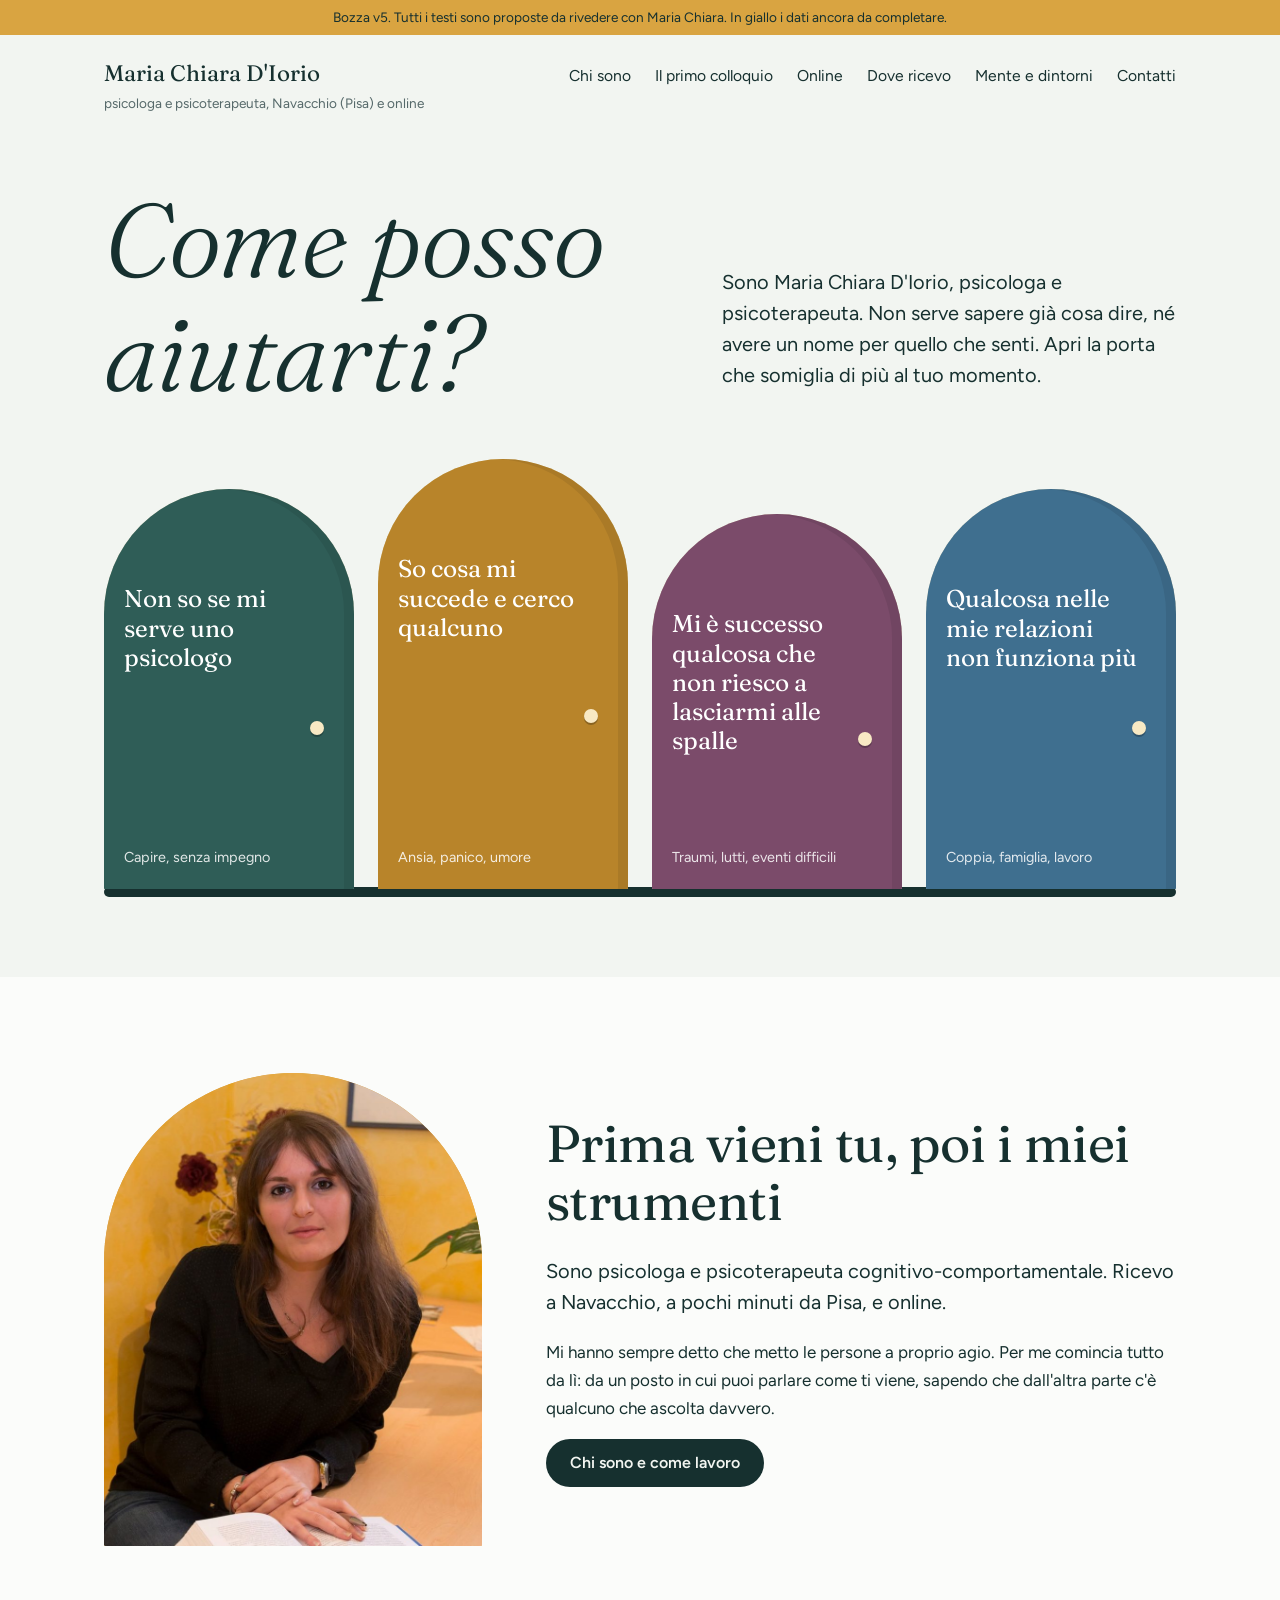
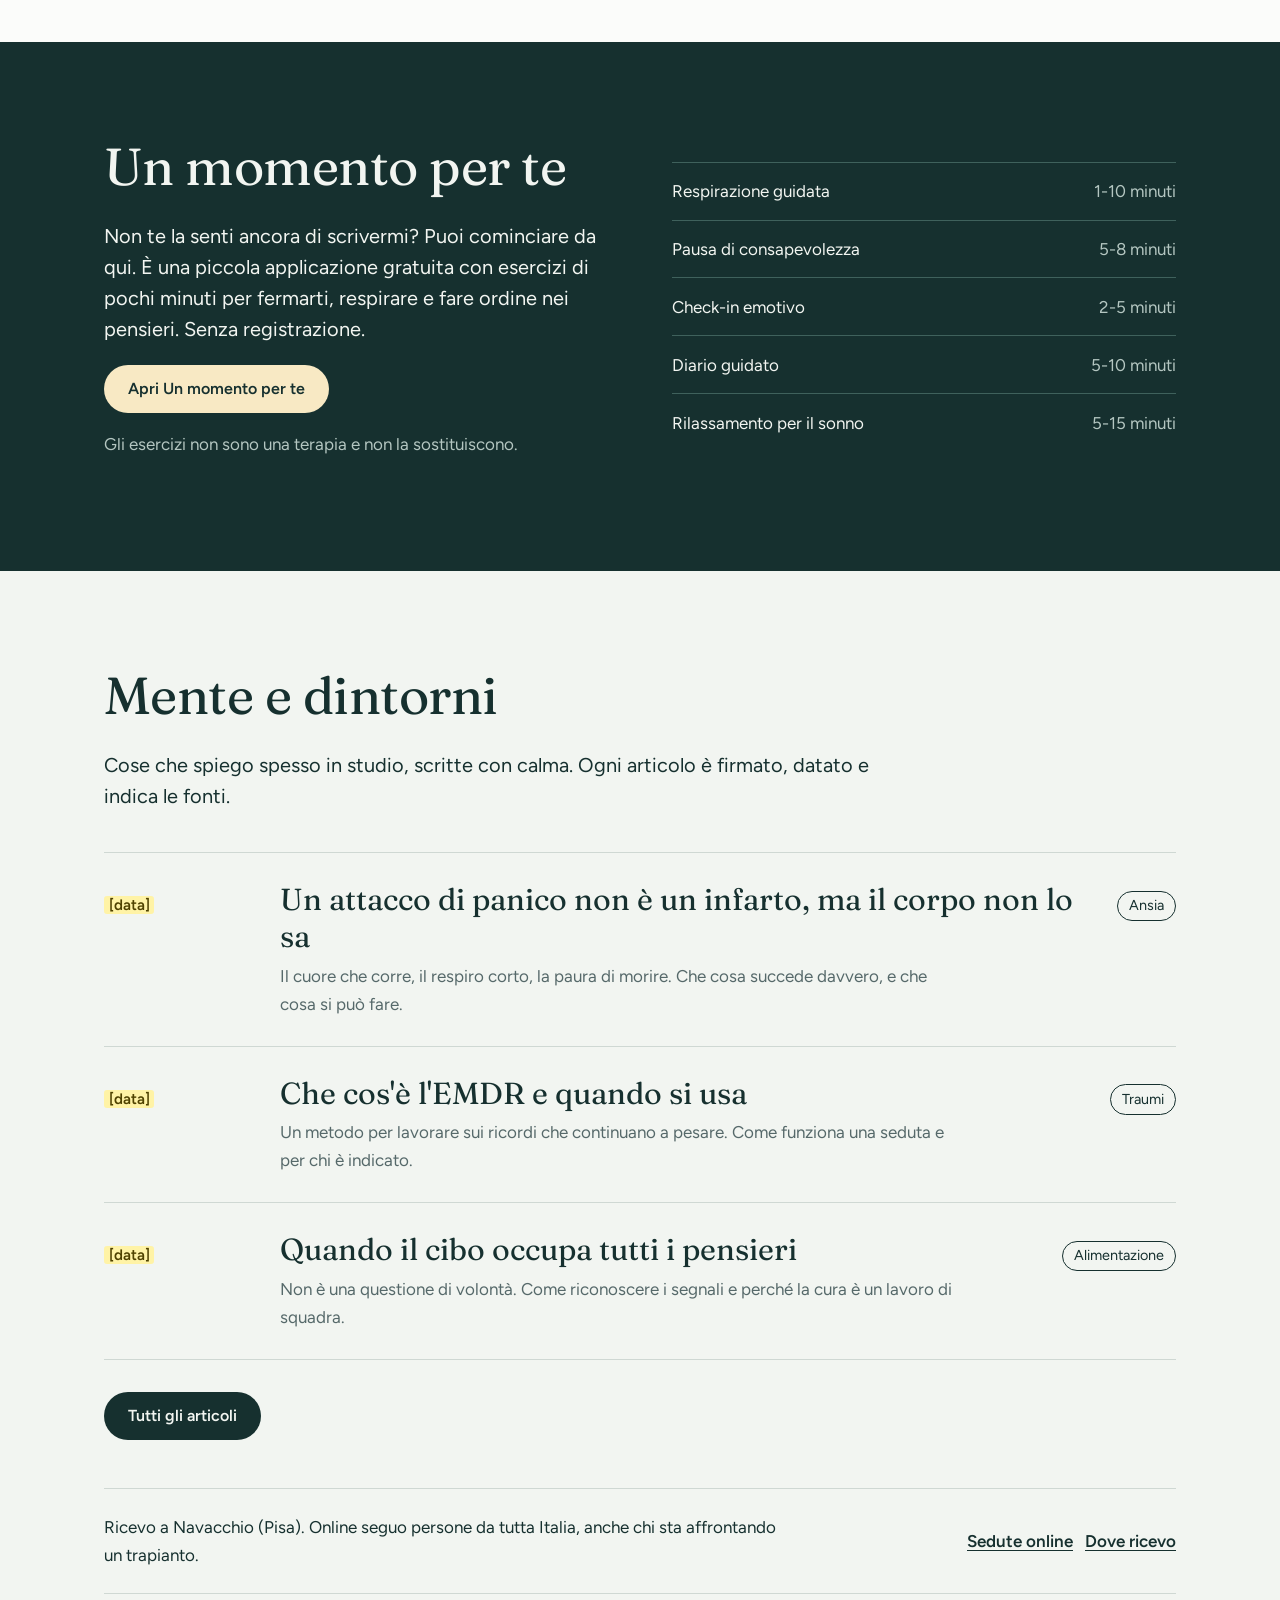
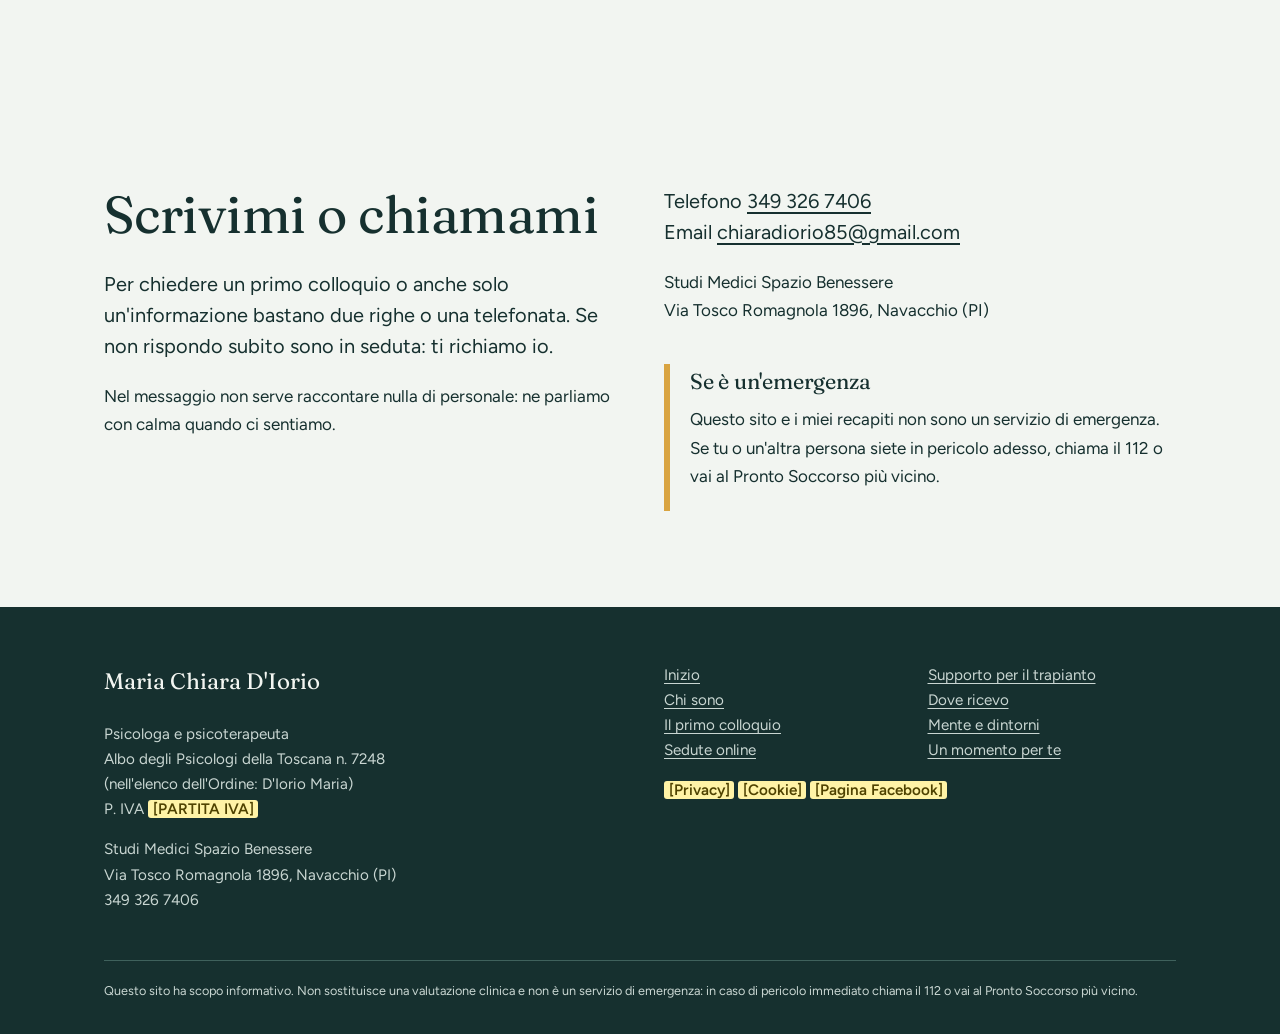
<file: index.html>
<!DOCTYPE html>
<html lang="it">
<head>
<meta charset="utf-8">
<meta name="viewport" content="width=device-width, initial-scale=1">
<title>Come posso aiutarti? | Maria Chiara D'Iorio, psicologa e psicoterapeuta a Navacchio (Pisa) e online</title>
<meta name="description" content="[META DESCRIPTION DA SCRIVERE PER QUESTA PAGINA]">
<!-- BOZZA: impedisce l'indicizzazione. Da togliere alla pubblicazione definitiva. -->
<meta name="robots" content="noindex, nofollow">
<link rel="stylesheet" href="style.css">
</head>
<body>
<div class="bozza">Bozza v5. Tutti i testi sono proposte da rivedere con Maria Chiara. In giallo i dati ancora da completare.</div>
<header class="testata"><div class="dentro">
  <a class="firma" href="index.html">Maria Chiara D'Iorio<span>psicologa e psicoterapeuta, Navacchio (Pisa) e online</span></a>
  <nav aria-label="Menu principale"><ul class="menu"><li><a href="chi-sono.html">Chi sono</a></li><li><a href="primo-colloquio.html">Il primo colloquio</a></li><li><a href="online.html">Online</a></li><li><a href="dove-ricevo.html">Dove ricevo</a></li><li><a href="mente-e-dintorni.html">Mente e dintorni</a></li><li><a href="#contatti">Contatti</a></li></ul></nav>
</div></header>
<main>

<section class="apertura"><div class="dentro">
  <div class="apertura-testa">
    <h1>Come posso aiutarti?</h1>
    <p class="grande">Sono Maria Chiara D'Iorio, psicologa e psicoterapeuta. Non serve sapere già cosa dire, né avere un nome per quello che senti. Apri la porta che somiglia di più al tuo momento.</p>
  </div>
  <div class="porte">
    <button class="porta p1" type="button" aria-expanded="false" aria-controls="percorso-1">
      <span class="dentro-porta">Il percorso è qui sotto</span>
      <span class="anta"><strong>Non so se mi serve uno psicologo</strong><small>Capire, senza impegno</small></span>
    </button>
    <button class="porta p2" type="button" aria-expanded="false" aria-controls="percorso-2">
      <span class="dentro-porta">Il percorso è qui sotto</span>
      <span class="anta"><strong>So cosa mi succede e cerco qualcuno</strong><small>Ansia, panico, umore</small></span>
    </button>
    <button class="porta p3" type="button" aria-expanded="false" aria-controls="percorso-3">
      <span class="dentro-porta">Il percorso è qui sotto</span>
      <span class="anta"><strong>Mi è successo qualcosa che non riesco a lasciarmi alle spalle</strong><small>Traumi, lutti, eventi difficili</small></span>
    </button>
    <button class="porta p4" type="button" aria-expanded="false" aria-controls="percorso-4">
      <span class="dentro-porta">Il percorso è qui sotto</span>
      <span class="anta"><strong>Qualcosa nelle mie relazioni non funziona più</strong><small>Coppia, famiglia, lavoro</small></span>
    </button>
  </div>
  <div class="suolo"></div>
  <div class="percorso p1" id="percorso-1"><div><div class="percorso-corpo">
      <div><h2>Va bene non saperlo.</h2><p>Molte persone arrivano al primo colloquio senza essere sicure che sia il posto giusto. Serve proprio a questo: capirlo insieme, senza alcun impegno a proseguire.</p></div>
      <ol><li><a href="primo-colloquio.html">Guarda come si svolge il primo colloquio</a><br>Sessanta minuti in cui racconti, con parole tue, che cosa ti ha portato a chiamare. Non ti chiederò di ripercorrere tutta la tua storia: partiamo da quello che vivi oggi.</li><li><a href="primo-colloquio.html#domande">Leggi le domande che ci si vergogna di fare</a><br>E se piango? E se resto in silenzio? Lo saprà qualcuno? Ho raccolto i dubbi che molti hanno prima di chiamare, con una risposta sincera a ciascuno.</li><li><a href="https://unmomentoperte.netlify.app/" target="_blank" rel="noopener">Prova Un momento per te</a><br>Se non te la senti ancora di scrivermi, puoi cominciare da qui: esercizi di pochi minuti per respirare, rallentare e dare un nome a quello che provi. Gratis e senza registrazione.</li></ol>
    </div></div></div>
  <div class="percorso p2" id="percorso-2"><div><div class="percorso-corpo">
      <div><h2>Si parte da ciò che è già chiaro.</h2><p>Ansia e attacchi di panico sono le difficoltà che incontro più spesso, insieme a umore basso, problemi nelle relazioni e difficoltà legate alla personalità. Se sai già dare un nome a quello che ti succede, cominciamo da lì.</p></div>
      <ol><li><a href="chi-sono.html#lavoro">Scopri come lavoro</a><br>Uso la terapia cognitivo-comportamentale, affiancata da mindfulness ed EMDR. I protocolli mi fanno da guida, ma li adatto a te: prima vieni tu, poi i miei strumenti. Per i disturbi alimentari collaboro con psichiatra e nutrizionista.</li><li><a href="mente-e-dintorni.html">Leggi Mente e dintorni</a><br>Articoli brevi su panico, traumi, rapporto con il cibo e altri temi che incontro in studio. Possono aiutarti a capire meglio che cosa stai vivendo, prima ancora di parlarne.</li><li><a href="#contatti">Chiedi un primo colloquio</a><br>Basta un messaggio o una telefonata. Concordiamo un giorno e un orario, in studio a Navacchio oppure online.</li></ol>
    </div></div></div>
  <div class="percorso p3" id="percorso-3"><div><div class="percorso-corpo">
      <div><h2>Certe cose restano addosso a lungo.</h2><p>Un incidente, un lutto, una malattia, una separazione: alcuni eventi continuano a farsi sentire anche a distanza di tempo. Su quei ricordi si può lavorare, con gradualità e rispettando i tuoi tempi.</p></div>
      <ol><li><a href="articolo-emdr.html">Leggi che cos'è l'EMDR</a><br>È un metodo strutturato per elaborare i ricordi che continuano a pesare. Ti spiego come funziona una seduta e in quali casi lo propongo.</li><li><a href="chi-sono.html#lavoro">Scopri come lavoro</a><br>Non ti chiederò di raccontare tutto subito. Prima costruiamo le condizioni perché tu possa sentirti al sicuro, poi decidiamo insieme come procedere.</li><li><a href="#contatti">Chiedi un primo colloquio</a><br>Basta un messaggio o una telefonata. Concordiamo un giorno e un orario, in studio a Navacchio oppure online.</li></ol>
    </div></div></div>
  <div class="percorso p4" id="percorso-4"><div><div class="percorso-corpo">
      <div><h2>Da soli o in coppia.</h2><p>Conflitti che si ripetono, distanza, fatica a fidarsi o a mettere dei limiti. Puoi affrontarli in un percorso individuale oppure, se riguardano la coppia, potete venire insieme.</p></div>
      <ol><li><a href="chi-sono.html#lavoro">Percorsi individuali e terapia di coppia</a><br>In un percorso individuale lavoriamo su come stai tu dentro le tue relazioni. Nella terapia di coppia lo spazio è di entrambi, e io non prendo le parti di nessuno.</li><li><a href="primo-colloquio.html">Guarda come si svolge il primo colloquio</a><br>Sessanta minuti per raccontare che cosa non funziona e capire insieme quale strada ha più senso.</li><li><a href="#contatti">Chiedi un primo colloquio</a><br>Basta un messaggio o una telefonata. Concordiamo un giorno e un orario, in studio a Navacchio oppure online.</li></ol>
    </div></div></div>
</div></section>

<section class="fascia fascia-bianca"><div class="dentro due-foto">
  <div class="foto foto-arco foto-img" data-anim="arco"><img src="img/ritratto.jpg" alt="Maria Chiara D'Iorio seduta alla scrivania del suo studio"></div>
  <div data-anim="destra">
    <h2>Prima vieni tu, poi i miei strumenti</h2>
    <p class="grande">Sono psicologa e psicoterapeuta cognitivo-comportamentale. Ricevo a Navacchio, a pochi minuti da Pisa, e online.</p>
    <p>Mi hanno sempre detto che metto le persone a proprio agio. Per me comincia tutto da lì: da un posto in cui puoi parlare come ti viene, sapendo che dall'altra parte c'è qualcuno che ascolta davvero.</p>
    <p><a class="bott" href="chi-sono.html">Chi sono e come lavoro</a></p>
  </div>
</div></section>

<section class="fascia fascia-scura"><div class="dentro respiro">
  <div data-anim="sinistra">
    <h2>Un momento per te</h2>
    <p class="grande">Non te la senti ancora di scrivermi? Puoi cominciare da qui. È una piccola applicazione gratuita con esercizi di pochi minuti per fermarti, respirare e fare ordine nei pensieri. Senza registrazione.</p>
    <p><a class="bott bott-chiaro" href="https://unmomentoperte.netlify.app/" target="_blank" rel="noopener">Apri Un momento per te</a></p>
    <p class="tenue">Gli esercizi non sono una terapia e non la sostituiscono.</p>
  </div>
  <ul class="tracce scaglia" style="margin-top:0">
    <li><span>Respirazione guidata</span><span class="tenue">1-10 minuti</span></li>
    <li><span>Pausa di consapevolezza</span><span class="tenue">5-8 minuti</span></li>
    <li><span>Check-in emotivo</span><span class="tenue">2-5 minuti</span></li>
    <li><span>Diario guidato</span><span class="tenue">5-10 minuti</span></li>
    <li><span>Rilassamento per il sonno</span><span class="tenue">5-15 minuti</span></li>
  </ul>
</div></section>
<section class="fascia"><div class="dentro">
  <h2 data-anim="sinistra">Mente e dintorni</h2>
  <p class="grande" data-anim>Cose che spiego spesso in studio, scritte con calma. Ogni articolo è firmato, datato e indica le fonti.</p>
  <ul class="appunti scaglia"><li><time><span class="ph">[data]</span></time><div><a href="articolo-panico.html">Un attacco di panico non è un infarto, ma il corpo non lo sa</a><p>Il cuore che corre, il respiro corto, la paura di morire. Che cosa succede davvero, e che cosa si può fare.</p></div><span class="tema">Ansia</span></li><li><time><span class="ph">[data]</span></time><div><a href="articolo-emdr.html">Che cos'è l'EMDR e quando si usa</a><p>Un metodo per lavorare sui ricordi che continuano a pesare. Come funziona una seduta e per chi è indicato.</p></div><span class="tema">Traumi</span></li><li><time><span class="ph">[data]</span></time><div><a href="articolo-cibo.html">Quando il cibo occupa tutti i pensieri</a><p>Non è una questione di volontà. Come riconoscere i segnali e perché la cura è un lavoro di squadra.</p></div><span class="tema">Alimentazione</span></li></ul>
  <p style="margin-top:2rem" data-anim><a class="bott" href="mente-e-dintorni.html">Tutti gli articoli</a></p>
  <div class="riga-link" data-anim>
    <p>Ricevo a Navacchio (Pisa). Online seguo persone da tutta Italia, anche chi sta affrontando un trapianto.</p>
    <p><a class="link-forte" href="online.html">Sedute online</a> &nbsp; <a class="link-forte" href="dove-ricevo.html">Dove ricevo</a></p>
  </div>
</div></section>


<section class="fascia" id="contatti"><div class="dentro due">
  <div data-anim="sinistra">
    <h2>Scrivimi o chiamami</h2>
    <p class="grande">Per chiedere un primo colloquio o anche solo un'informazione bastano due righe o una telefonata. Se non rispondo subito sono in seduta: ti richiamo io.</p>
    <p>Nel messaggio non serve raccontare nulla di personale: ne parliamo con calma quando ci sentiamo.</p>
  </div>
  <div data-anim="destra">
    <p class="grande">Telefono <a href="tel:+393493267406">349 326 7406</a><br>Email <a href="mailto:chiaradiorio85@gmail.com">chiaradiorio85@gmail.com</a></p>
    <p>Studi Medici Spazio Benessere<br>Via Tosco Romagnola 1896, Navacchio (PI)</p>
    <div class="emergenza"><h3>Se è un'emergenza</h3><p>Questo sito e i miei recapiti non sono un servizio di emergenza. Se tu o un'altra persona siete in pericolo adesso, chiama il 112 o vai al Pronto Soccorso più vicino.</p></div>
  </div>
</div></section>

</main>
<footer class="piede"><div class="dentro">
  <div class="due">
    <div><p class="firma">Maria Chiara D'Iorio</p>
    <p>Psicologa e psicoterapeuta<br>Albo degli Psicologi della Toscana n. 7248<br>(nell'elenco dell'Ordine: D'Iorio Maria)<br>P. IVA <span class="ph">[PARTITA IVA]</span></p>
    <p>Studi Medici Spazio Benessere<br>Via Tosco Romagnola 1896, Navacchio (PI)<br>349 326 7406</p></div>
    <div><ul>
      <li><a href="index.html">Inizio</a></li>
      <li><a href="chi-sono.html">Chi sono</a></li>
      <li><a href="primo-colloquio.html">Il primo colloquio</a></li>
      <li><a href="online.html">Sedute online</a></li>
      <li><a href="trapianto.html">Supporto per il trapianto</a></li>
      <li><a href="dove-ricevo.html">Dove ricevo</a></li>
      <li><a href="mente-e-dintorni.html">Mente e dintorni</a></li>
      <li><a href="https://unmomentoperte.netlify.app/" target="_blank" rel="noopener">Un momento per te</a></li>
    </ul>
    <p><span class="ph">[Privacy]</span> <span class="ph">[Cookie]</span> <span class="ph">[Pagina Facebook]</span></p></div>
  </div>
  <small>Questo sito ha scopo informativo. Non sostituisce una valutazione clinica e non è un servizio di emergenza: in caso di pericolo immediato chiama il 112 o vai al Pronto Soccorso più vicino.</small>
</div></footer>
<script src="script.js"></script>
</body>
</html>
</file>
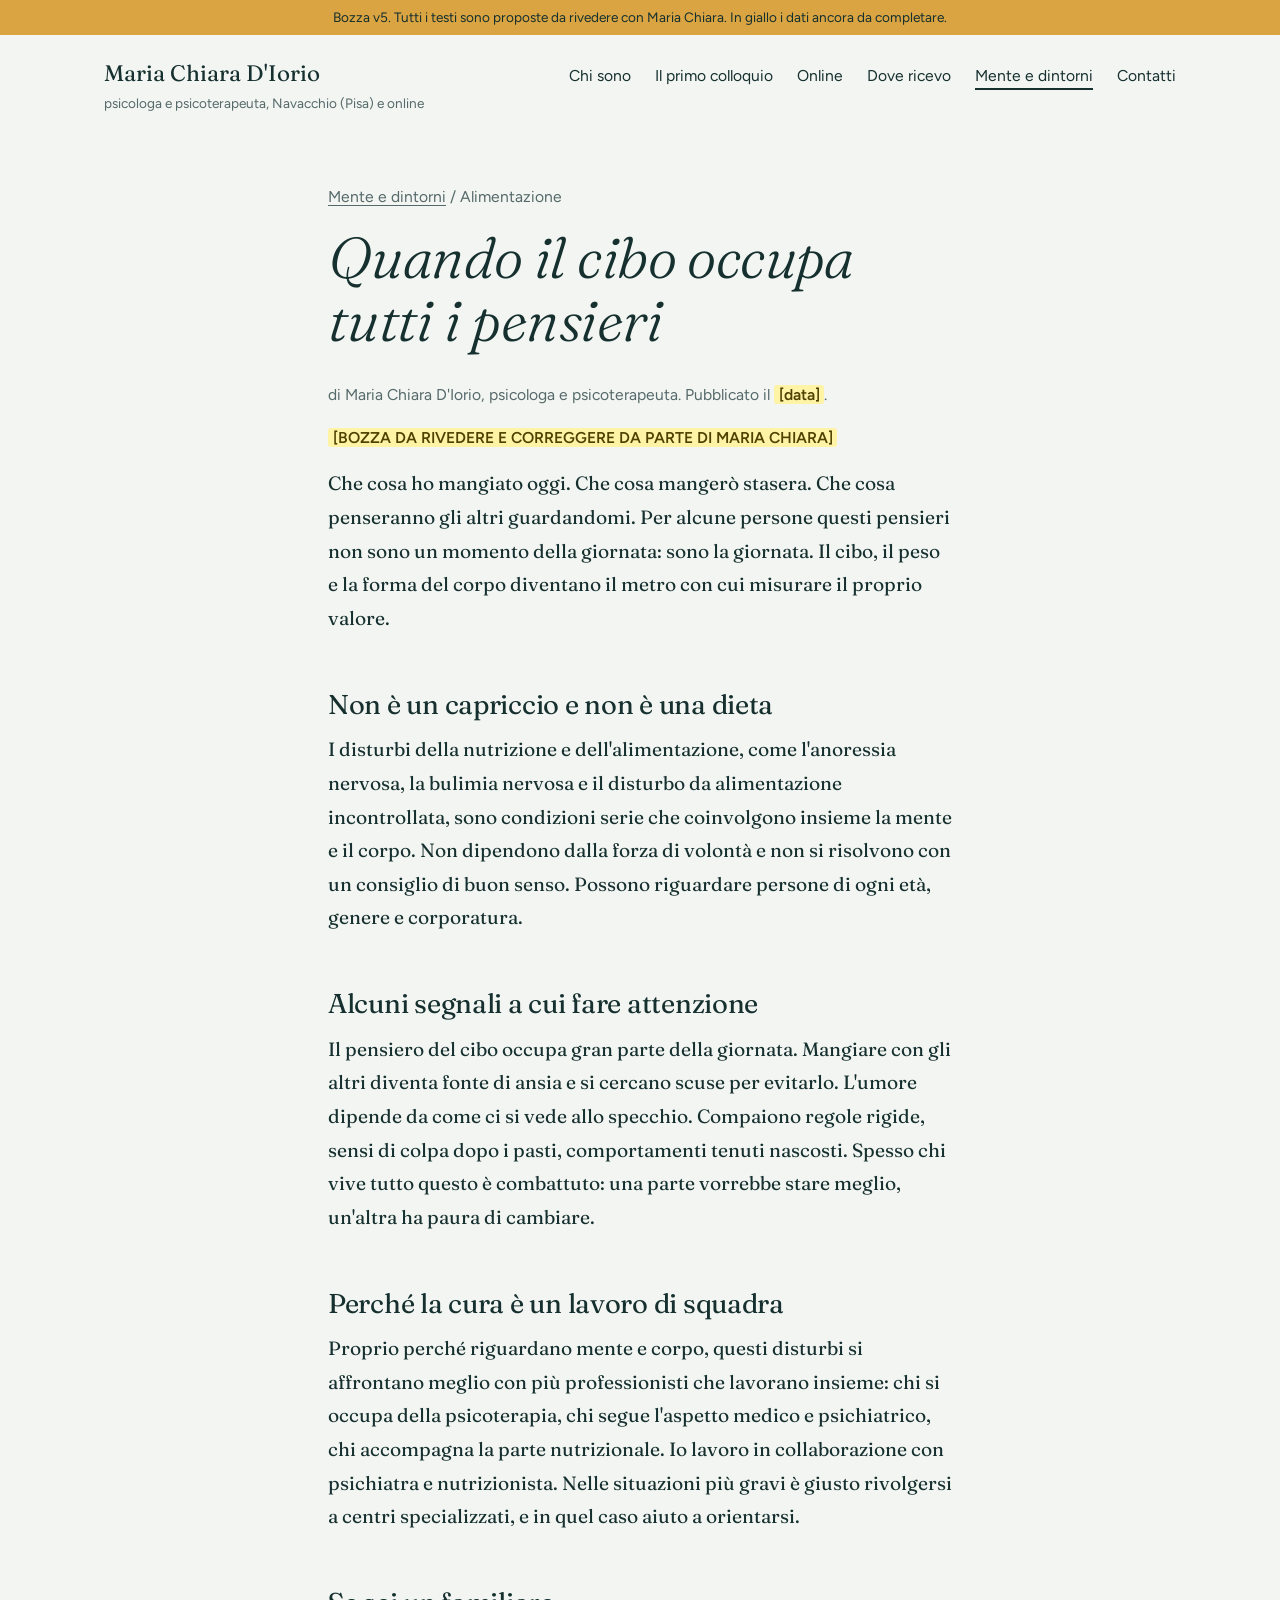
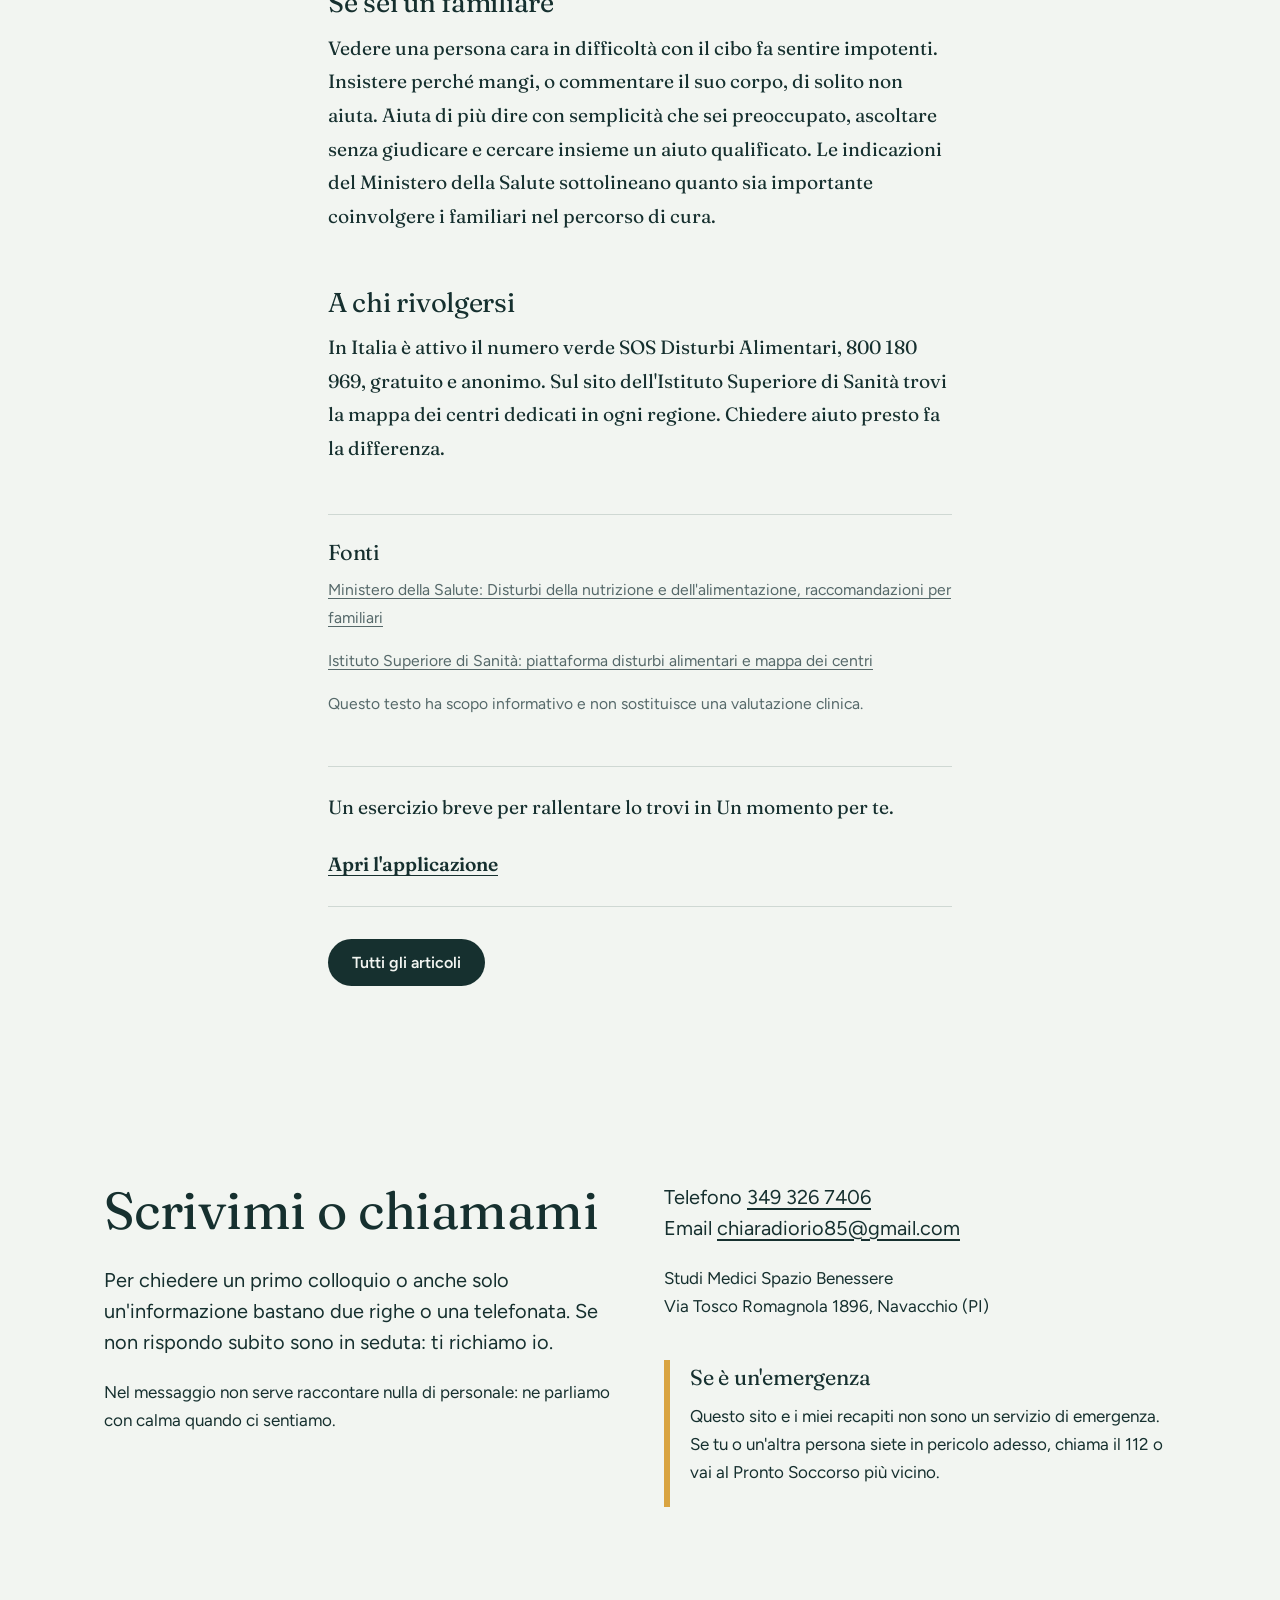
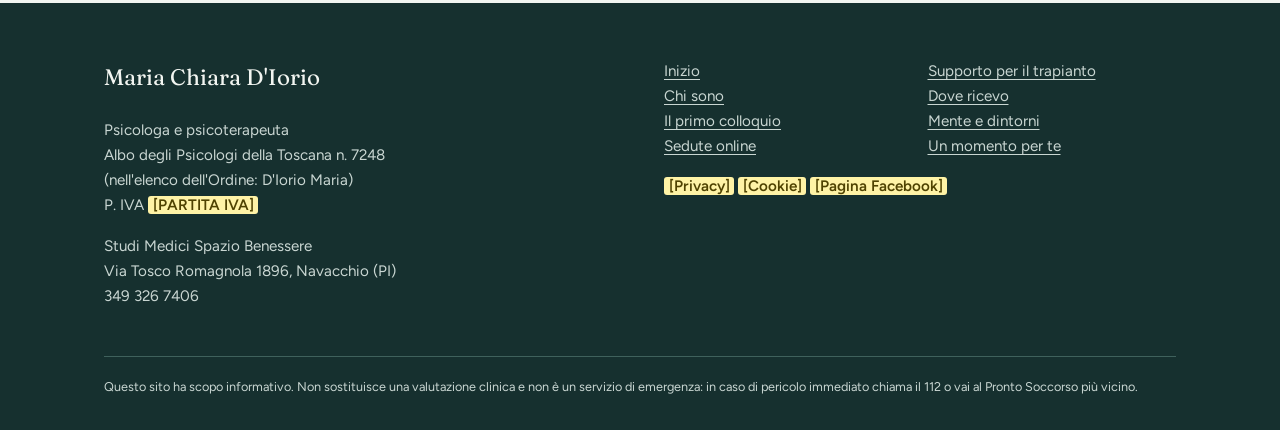
<file: articolo-cibo.html>
<!DOCTYPE html>
<html lang="it">
<head>
<meta charset="utf-8">
<meta name="viewport" content="width=device-width, initial-scale=1">
<title>Quando il cibo occupa tutti i pensieri | Maria Chiara D'Iorio, psicologa e psicoterapeuta a Navacchio (Pisa) e online</title>
<meta name="description" content="[META DESCRIPTION DA SCRIVERE PER QUESTA PAGINA]">
<!-- BOZZA: impedisce l'indicizzazione. Da togliere alla pubblicazione definitiva. -->
<meta name="robots" content="noindex, nofollow">
<link rel="stylesheet" href="style.css">
</head>
<body>
<div class="bozza">Bozza v5. Tutti i testi sono proposte da rivedere con Maria Chiara. In giallo i dati ancora da completare.</div>
<header class="testata"><div class="dentro">
  <a class="firma" href="index.html">Maria Chiara D'Iorio<span>psicologa e psicoterapeuta, Navacchio (Pisa) e online</span></a>
  <nav aria-label="Menu principale"><ul class="menu"><li><a href="chi-sono.html">Chi sono</a></li><li><a href="primo-colloquio.html">Il primo colloquio</a></li><li><a href="online.html">Online</a></li><li><a href="dove-ricevo.html">Dove ricevo</a></li><li><a href="mente-e-dintorni.html" aria-current="page">Mente e dintorni</a></li><li><a href="#contatti">Contatti</a></li></ul></nav>
</div></header>
<main>

<article class="articolo" style="padding-top:3rem;padding-bottom:5rem">
  <p class="meta"><a href="mente-e-dintorni.html">Mente e dintorni</a> / Alimentazione</p>
  <h1 data-anim="sinistra">Quando il cibo occupa tutti i pensieri</h1>
  <p class="meta">di Maria Chiara D'Iorio, psicologa e psicoterapeuta. Pubblicato il <span class="ph">[data]</span>.</p>
  <p class="meta"><span class="ph">[BOZZA DA RIVEDERE E CORREGGERE DA PARTE DI MARIA CHIARA]</span></p>
  <p>Che cosa ho mangiato oggi. Che cosa mangerò stasera. Che cosa penseranno gli altri guardandomi. Per alcune persone questi pensieri non sono un momento della giornata: sono la giornata. Il cibo, il peso e la forma del corpo diventano il metro con cui misurare il proprio valore.</p><h2>Non è un capriccio e non è una dieta</h2><p>I disturbi della nutrizione e dell'alimentazione, come l'anoressia nervosa, la bulimia nervosa e il disturbo da alimentazione incontrollata, sono condizioni serie che coinvolgono insieme la mente e il corpo. Non dipendono dalla forza di volontà e non si risolvono con un consiglio di buon senso. Possono riguardare persone di ogni età, genere e corporatura.</p><h2>Alcuni segnali a cui fare attenzione</h2><p>Il pensiero del cibo occupa gran parte della giornata. Mangiare con gli altri diventa fonte di ansia e si cercano scuse per evitarlo. L'umore dipende da come ci si vede allo specchio. Compaiono regole rigide, sensi di colpa dopo i pasti, comportamenti tenuti nascosti. Spesso chi vive tutto questo è combattuto: una parte vorrebbe stare meglio, un'altra ha paura di cambiare.</p><h2>Perché la cura è un lavoro di squadra</h2><p>Proprio perché riguardano mente e corpo, questi disturbi si affrontano meglio con più professionisti che lavorano insieme: chi si occupa della psicoterapia, chi segue l'aspetto medico e psichiatrico, chi accompagna la parte nutrizionale. Io lavoro in collaborazione con psichiatra e nutrizionista. Nelle situazioni più gravi è giusto rivolgersi a centri specializzati, e in quel caso aiuto a orientarsi.</p><h2>Se sei un familiare</h2><p>Vedere una persona cara in difficoltà con il cibo fa sentire impotenti. Insistere perché mangi, o commentare il suo corpo, di solito non aiuta. Aiuta di più dire con semplicità che sei preoccupato, ascoltare senza giudicare e cercare insieme un aiuto qualificato. Le indicazioni del Ministero della Salute sottolineano quanto sia importante coinvolgere i familiari nel percorso di cura.</p><h2>A chi rivolgersi</h2><p>In Italia è attivo il numero verde SOS Disturbi Alimentari, 800 180 969, gratuito e anonimo. Sul sito dell'Istituto Superiore di Sanità trovi la mappa dei centri dedicati in ogni regione. Chiedere aiuto presto fa la differenza.</p>
  <div class="fonti"><h3>Fonti</h3><p><a href="https://piattaformadisturbialimentari.iss.it/documents/20121/42551/RACCOMANDAZIONI%20per%20FAMILIARI%2026.03.2018-1.pdf/ff98cfdd-dba5-a713-0149-817f9a75965b" target="_blank" rel="noopener">Ministero della Salute: Disturbi della nutrizione e dell'alimentazione, raccomandazioni per familiari</a></p><p><a href="https://piattaformadisturbialimentari.iss.it" target="_blank" rel="noopener">Istituto Superiore di Sanità: piattaforma disturbi alimentari e mappa dei centri</a></p>
  <p>Questo testo ha scopo informativo e non sostituisce una valutazione clinica.</p></div>
  <div class="riga-link"><p>Un esercizio breve per rallentare lo trovi in Un momento per te.</p>
  <p><a class="link-forte" href="https://unmomentoperte.netlify.app/" target="_blank" rel="noopener">Apri l'applicazione</a></p></div>
  <p style="margin-top:2rem"><a class="bott" href="mente-e-dintorni.html">Tutti gli articoli</a></p>
</article>


<section class="fascia" id="contatti"><div class="dentro due">
  <div data-anim="sinistra">
    <h2>Scrivimi o chiamami</h2>
    <p class="grande">Per chiedere un primo colloquio o anche solo un'informazione bastano due righe o una telefonata. Se non rispondo subito sono in seduta: ti richiamo io.</p>
    <p>Nel messaggio non serve raccontare nulla di personale: ne parliamo con calma quando ci sentiamo.</p>
  </div>
  <div data-anim="destra">
    <p class="grande">Telefono <a href="tel:+393493267406">349 326 7406</a><br>Email <a href="mailto:chiaradiorio85@gmail.com">chiaradiorio85@gmail.com</a></p>
    <p>Studi Medici Spazio Benessere<br>Via Tosco Romagnola 1896, Navacchio (PI)</p>
    <div class="emergenza"><h3>Se è un'emergenza</h3><p>Questo sito e i miei recapiti non sono un servizio di emergenza. Se tu o un'altra persona siete in pericolo adesso, chiama il 112 o vai al Pronto Soccorso più vicino.</p></div>
  </div>
</div></section>

</main>
<footer class="piede"><div class="dentro">
  <div class="due">
    <div><p class="firma">Maria Chiara D'Iorio</p>
    <p>Psicologa e psicoterapeuta<br>Albo degli Psicologi della Toscana n. 7248<br>(nell'elenco dell'Ordine: D'Iorio Maria)<br>P. IVA <span class="ph">[PARTITA IVA]</span></p>
    <p>Studi Medici Spazio Benessere<br>Via Tosco Romagnola 1896, Navacchio (PI)<br>349 326 7406</p></div>
    <div><ul>
      <li><a href="index.html">Inizio</a></li>
      <li><a href="chi-sono.html">Chi sono</a></li>
      <li><a href="primo-colloquio.html">Il primo colloquio</a></li>
      <li><a href="online.html">Sedute online</a></li>
      <li><a href="trapianto.html">Supporto per il trapianto</a></li>
      <li><a href="dove-ricevo.html">Dove ricevo</a></li>
      <li><a href="mente-e-dintorni.html">Mente e dintorni</a></li>
      <li><a href="https://unmomentoperte.netlify.app/" target="_blank" rel="noopener">Un momento per te</a></li>
    </ul>
    <p><span class="ph">[Privacy]</span> <span class="ph">[Cookie]</span> <span class="ph">[Pagina Facebook]</span></p></div>
  </div>
  <small>Questo sito ha scopo informativo. Non sostituisce una valutazione clinica e non è un servizio di emergenza: in caso di pericolo immediato chiama il 112 o vai al Pronto Soccorso più vicino.</small>
</div></footer>
<script src="script.js"></script>
</body>
</html>
</file>
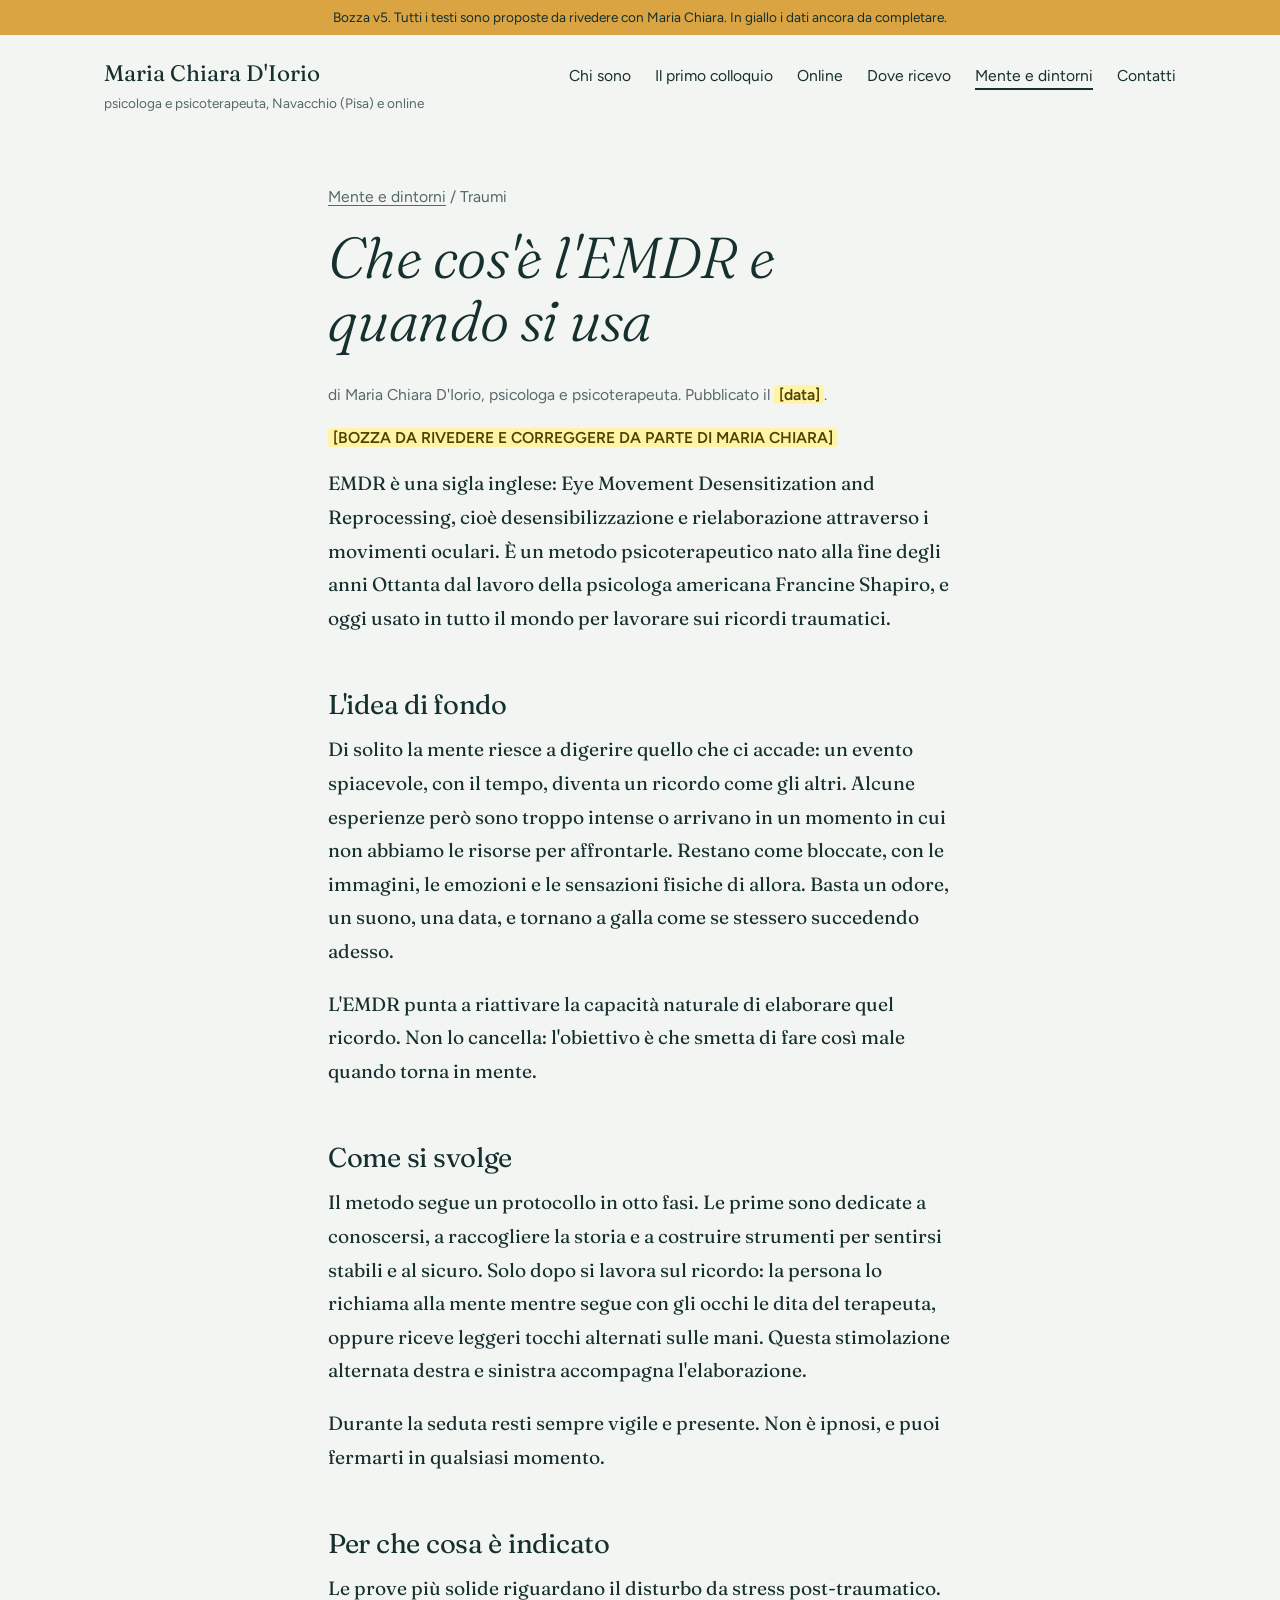
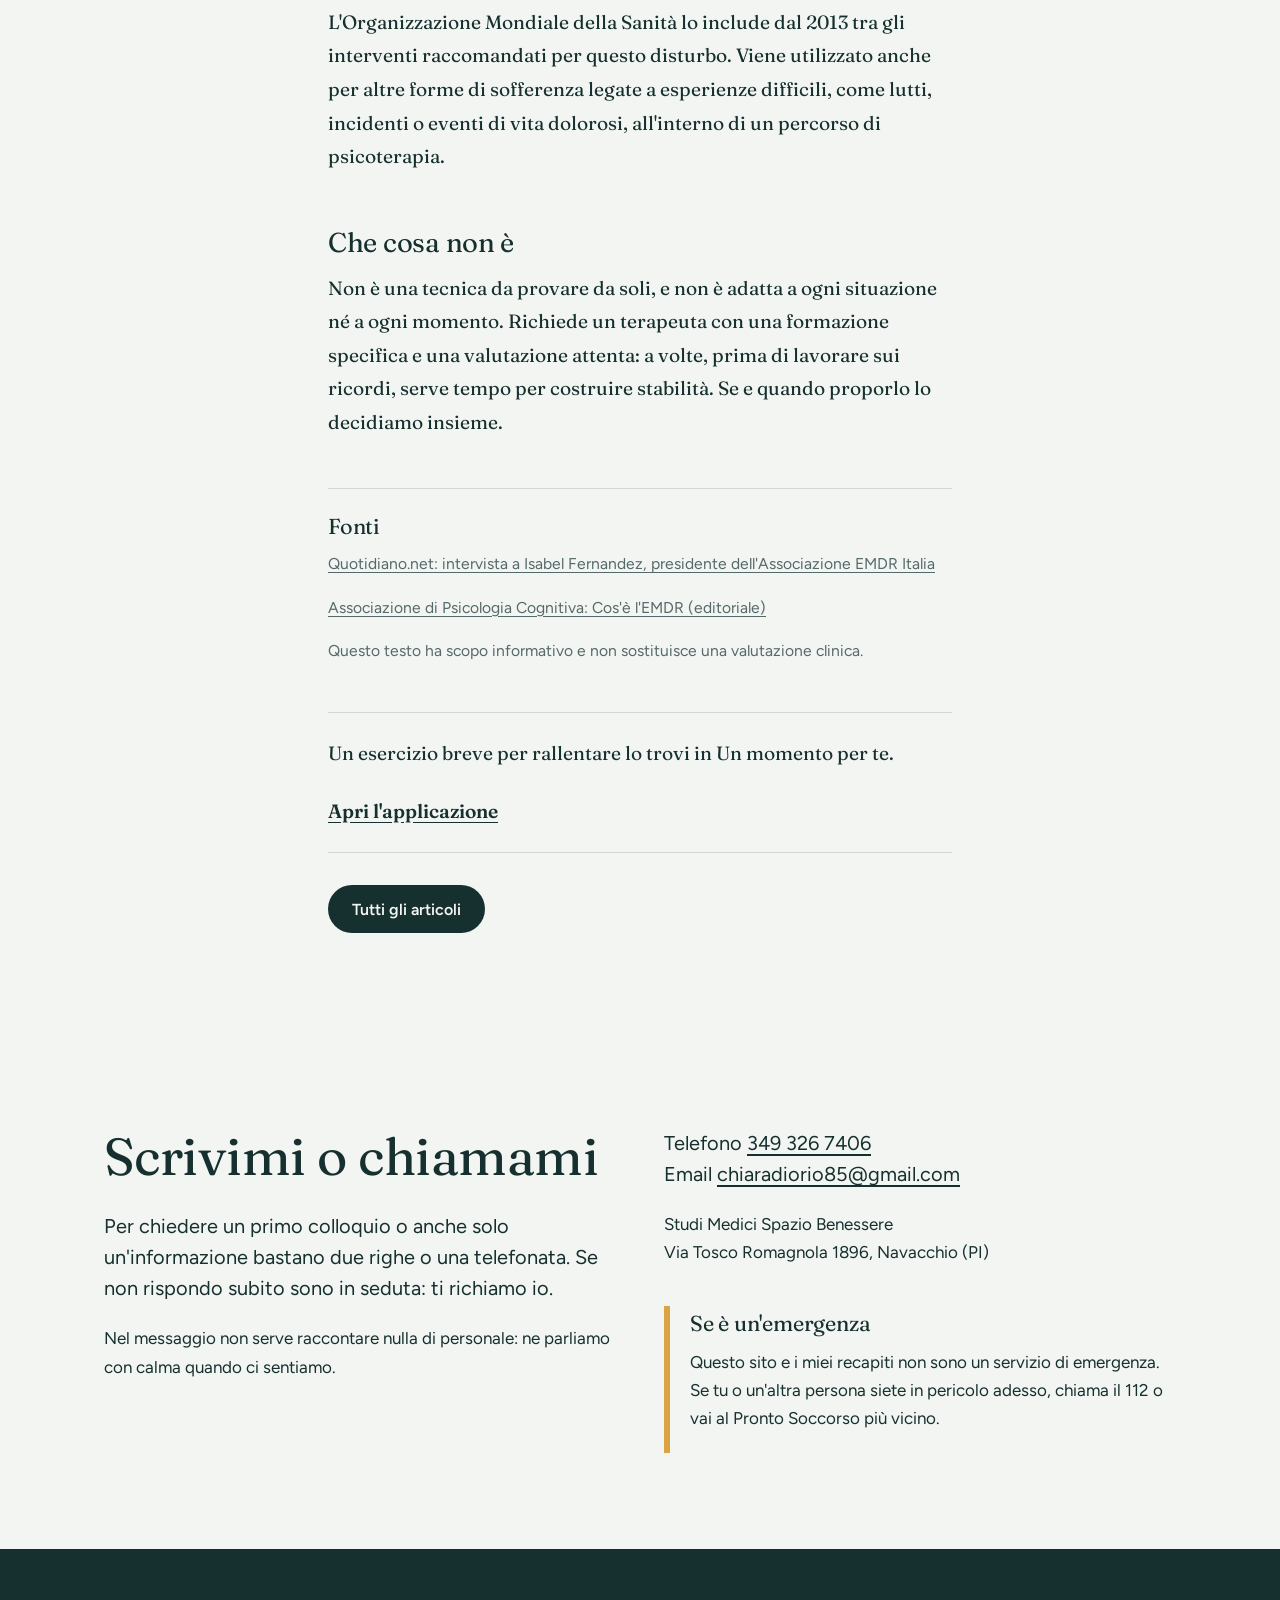
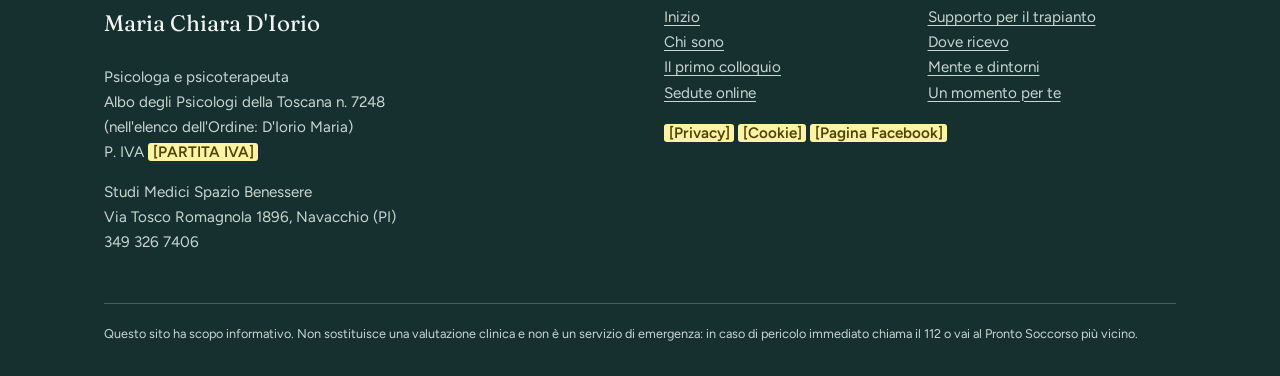
<file: articolo-emdr.html>
<!DOCTYPE html>
<html lang="it">
<head>
<meta charset="utf-8">
<meta name="viewport" content="width=device-width, initial-scale=1">
<title>Che cos'è l'EMDR e quando si usa | Maria Chiara D'Iorio, psicologa e psicoterapeuta a Navacchio (Pisa) e online</title>
<meta name="description" content="[META DESCRIPTION DA SCRIVERE PER QUESTA PAGINA]">
<!-- BOZZA: impedisce l'indicizzazione. Da togliere alla pubblicazione definitiva. -->
<meta name="robots" content="noindex, nofollow">
<link rel="stylesheet" href="style.css">
</head>
<body>
<div class="bozza">Bozza v5. Tutti i testi sono proposte da rivedere con Maria Chiara. In giallo i dati ancora da completare.</div>
<header class="testata"><div class="dentro">
  <a class="firma" href="index.html">Maria Chiara D'Iorio<span>psicologa e psicoterapeuta, Navacchio (Pisa) e online</span></a>
  <nav aria-label="Menu principale"><ul class="menu"><li><a href="chi-sono.html">Chi sono</a></li><li><a href="primo-colloquio.html">Il primo colloquio</a></li><li><a href="online.html">Online</a></li><li><a href="dove-ricevo.html">Dove ricevo</a></li><li><a href="mente-e-dintorni.html" aria-current="page">Mente e dintorni</a></li><li><a href="#contatti">Contatti</a></li></ul></nav>
</div></header>
<main>

<article class="articolo" style="padding-top:3rem;padding-bottom:5rem">
  <p class="meta"><a href="mente-e-dintorni.html">Mente e dintorni</a> / Traumi</p>
  <h1 data-anim="sinistra">Che cos'è l'EMDR e quando si usa</h1>
  <p class="meta">di Maria Chiara D'Iorio, psicologa e psicoterapeuta. Pubblicato il <span class="ph">[data]</span>.</p>
  <p class="meta"><span class="ph">[BOZZA DA RIVEDERE E CORREGGERE DA PARTE DI MARIA CHIARA]</span></p>
  <p>EMDR è una sigla inglese: Eye Movement Desensitization and Reprocessing, cioè desensibilizzazione e rielaborazione attraverso i movimenti oculari. È un metodo psicoterapeutico nato alla fine degli anni Ottanta dal lavoro della psicologa americana Francine Shapiro, e oggi usato in tutto il mondo per lavorare sui ricordi traumatici.</p><h2>L'idea di fondo</h2><p>Di solito la mente riesce a digerire quello che ci accade: un evento spiacevole, con il tempo, diventa un ricordo come gli altri. Alcune esperienze però sono troppo intense o arrivano in un momento in cui non abbiamo le risorse per affrontarle. Restano come bloccate, con le immagini, le emozioni e le sensazioni fisiche di allora. Basta un odore, un suono, una data, e tornano a galla come se stessero succedendo adesso.</p><p>L'EMDR punta a riattivare la capacità naturale di elaborare quel ricordo. Non lo cancella: l'obiettivo è che smetta di fare così male quando torna in mente.</p><h2>Come si svolge</h2><p>Il metodo segue un protocollo in otto fasi. Le prime sono dedicate a conoscersi, a raccogliere la storia e a costruire strumenti per sentirsi stabili e al sicuro. Solo dopo si lavora sul ricordo: la persona lo richiama alla mente mentre segue con gli occhi le dita del terapeuta, oppure riceve leggeri tocchi alternati sulle mani. Questa stimolazione alternata destra e sinistra accompagna l'elaborazione.</p><p>Durante la seduta resti sempre vigile e presente. Non è ipnosi, e puoi fermarti in qualsiasi momento.</p><h2>Per che cosa è indicato</h2><p>Le prove più solide riguardano il disturbo da stress post-traumatico. L'Organizzazione Mondiale della Sanità lo include dal 2013 tra gli interventi raccomandati per questo disturbo. Viene utilizzato anche per altre forme di sofferenza legate a esperienze difficili, come lutti, incidenti o eventi di vita dolorosi, all'interno di un percorso di psicoterapia.</p><h2>Che cosa non è</h2><p>Non è una tecnica da provare da soli, e non è adatta a ogni situazione né a ogni momento. Richiede un terapeuta con una formazione specifica e una valutazione attenta: a volte, prima di lavorare sui ricordi, serve tempo per costruire stabilità. Se e quando proporlo lo decidiamo insieme.</p>
  <div class="fonti"><h3>Fonti</h3><p><a href="https://www.quotidiano.net/intervista/cose-emdr-traumi-isabel-fernandez-4089238a" target="_blank" rel="noopener">Quotidiano.net: intervista a Isabel Fernandez, presidente dell'Associazione EMDR Italia</a></p><p><a href="https://apc.it/wp-content/uploads/2013/03/CC24-01_EDITORIALE.pdf" target="_blank" rel="noopener">Associazione di Psicologia Cognitiva: Cos'è l'EMDR (editoriale)</a></p>
  <p>Questo testo ha scopo informativo e non sostituisce una valutazione clinica.</p></div>
  <div class="riga-link"><p>Un esercizio breve per rallentare lo trovi in Un momento per te.</p>
  <p><a class="link-forte" href="https://unmomentoperte.netlify.app/" target="_blank" rel="noopener">Apri l'applicazione</a></p></div>
  <p style="margin-top:2rem"><a class="bott" href="mente-e-dintorni.html">Tutti gli articoli</a></p>
</article>


<section class="fascia" id="contatti"><div class="dentro due">
  <div data-anim="sinistra">
    <h2>Scrivimi o chiamami</h2>
    <p class="grande">Per chiedere un primo colloquio o anche solo un'informazione bastano due righe o una telefonata. Se non rispondo subito sono in seduta: ti richiamo io.</p>
    <p>Nel messaggio non serve raccontare nulla di personale: ne parliamo con calma quando ci sentiamo.</p>
  </div>
  <div data-anim="destra">
    <p class="grande">Telefono <a href="tel:+393493267406">349 326 7406</a><br>Email <a href="mailto:chiaradiorio85@gmail.com">chiaradiorio85@gmail.com</a></p>
    <p>Studi Medici Spazio Benessere<br>Via Tosco Romagnola 1896, Navacchio (PI)</p>
    <div class="emergenza"><h3>Se è un'emergenza</h3><p>Questo sito e i miei recapiti non sono un servizio di emergenza. Se tu o un'altra persona siete in pericolo adesso, chiama il 112 o vai al Pronto Soccorso più vicino.</p></div>
  </div>
</div></section>

</main>
<footer class="piede"><div class="dentro">
  <div class="due">
    <div><p class="firma">Maria Chiara D'Iorio</p>
    <p>Psicologa e psicoterapeuta<br>Albo degli Psicologi della Toscana n. 7248<br>(nell'elenco dell'Ordine: D'Iorio Maria)<br>P. IVA <span class="ph">[PARTITA IVA]</span></p>
    <p>Studi Medici Spazio Benessere<br>Via Tosco Romagnola 1896, Navacchio (PI)<br>349 326 7406</p></div>
    <div><ul>
      <li><a href="index.html">Inizio</a></li>
      <li><a href="chi-sono.html">Chi sono</a></li>
      <li><a href="primo-colloquio.html">Il primo colloquio</a></li>
      <li><a href="online.html">Sedute online</a></li>
      <li><a href="trapianto.html">Supporto per il trapianto</a></li>
      <li><a href="dove-ricevo.html">Dove ricevo</a></li>
      <li><a href="mente-e-dintorni.html">Mente e dintorni</a></li>
      <li><a href="https://unmomentoperte.netlify.app/" target="_blank" rel="noopener">Un momento per te</a></li>
    </ul>
    <p><span class="ph">[Privacy]</span> <span class="ph">[Cookie]</span> <span class="ph">[Pagina Facebook]</span></p></div>
  </div>
  <small>Questo sito ha scopo informativo. Non sostituisce una valutazione clinica e non è un servizio di emergenza: in caso di pericolo immediato chiama il 112 o vai al Pronto Soccorso più vicino.</small>
</div></footer>
<script src="script.js"></script>
</body>
</html>
</file>
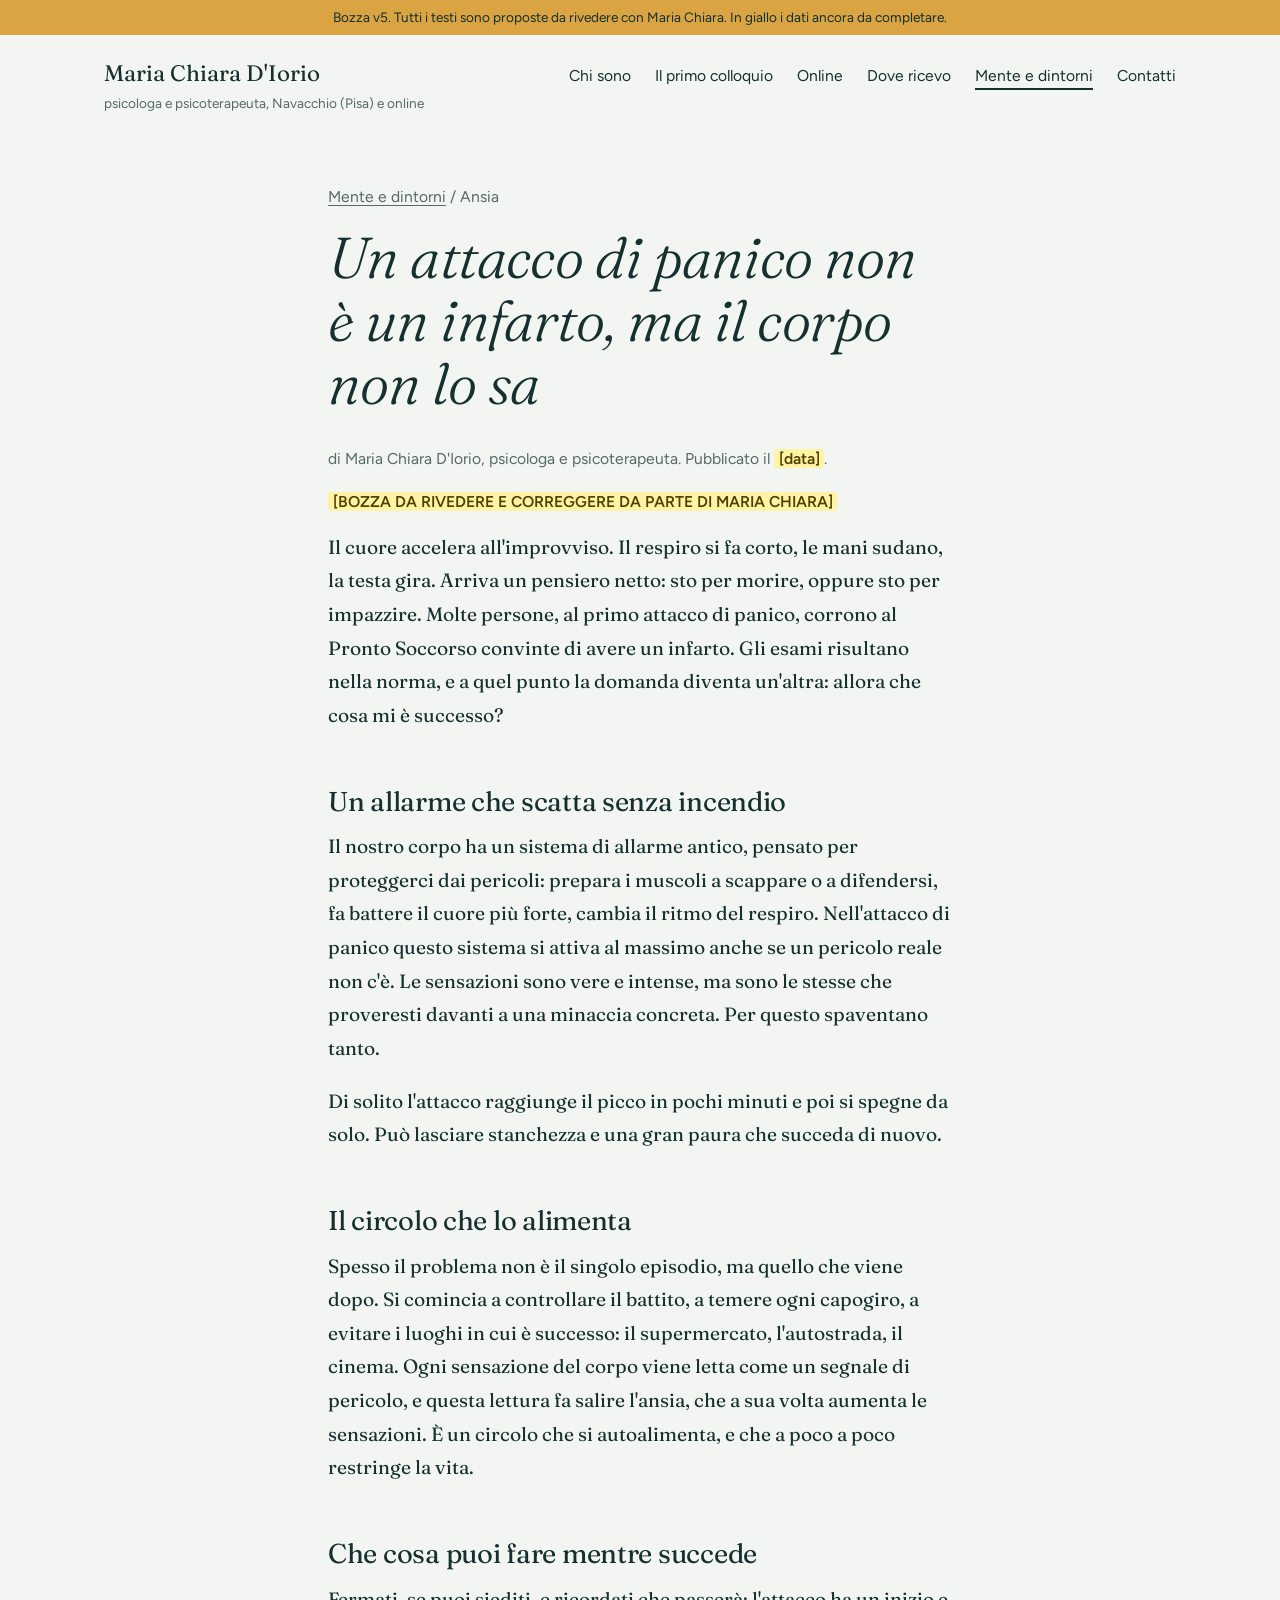
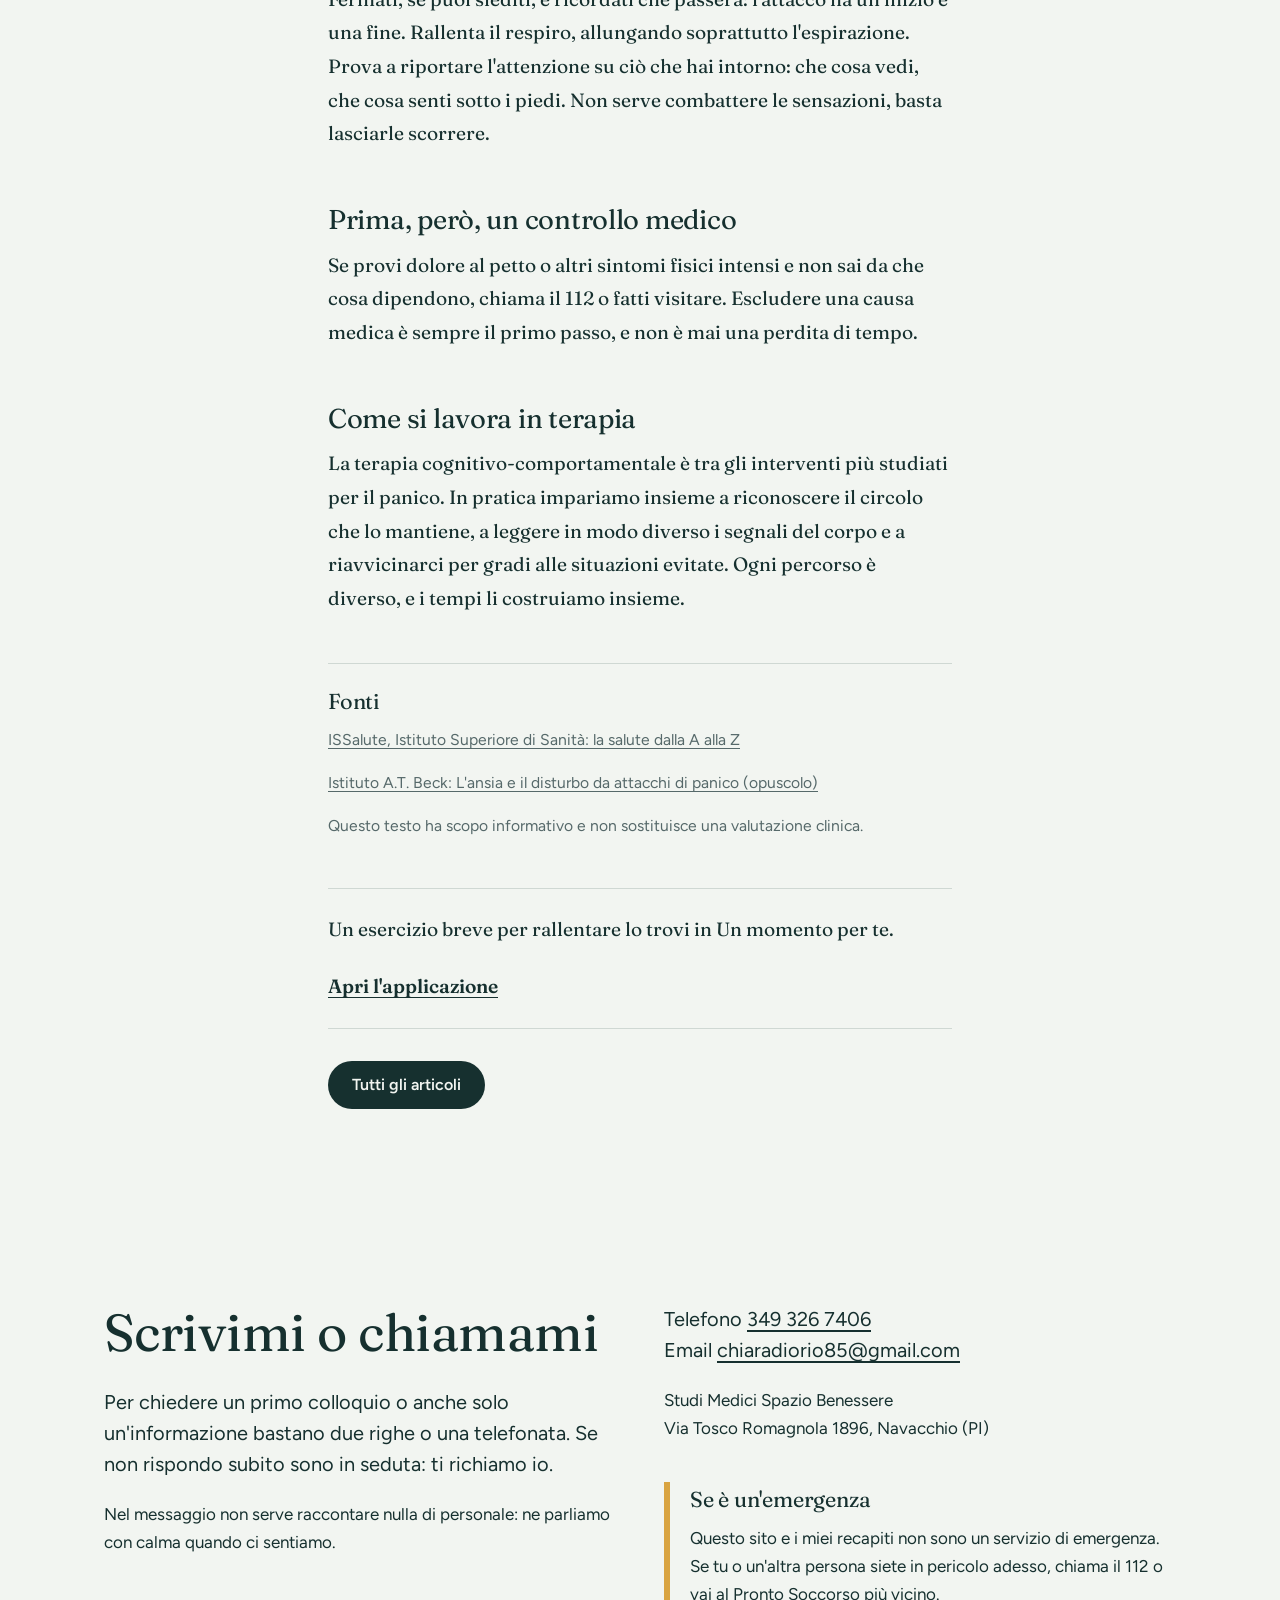
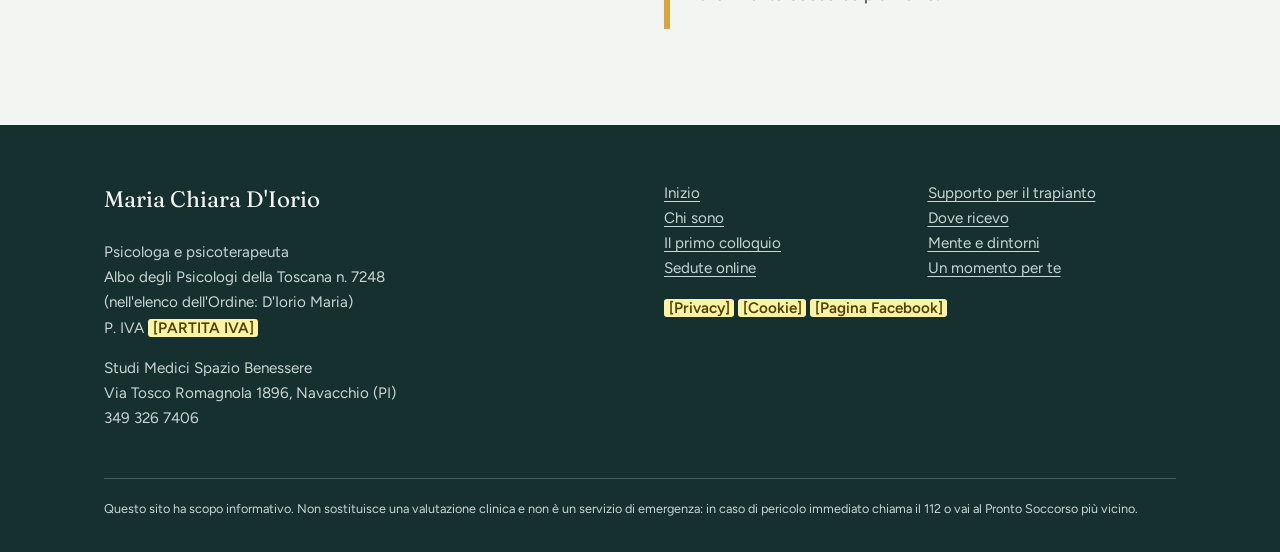
<file: articolo-panico.html>
<!DOCTYPE html>
<html lang="it">
<head>
<meta charset="utf-8">
<meta name="viewport" content="width=device-width, initial-scale=1">
<title>Un attacco di panico non è un infarto, ma il corpo non lo sa | Maria Chiara D'Iorio, psicologa e psicoterapeuta a Navacchio (Pisa) e online</title>
<meta name="description" content="[META DESCRIPTION DA SCRIVERE PER QUESTA PAGINA]">
<!-- BOZZA: impedisce l'indicizzazione. Da togliere alla pubblicazione definitiva. -->
<meta name="robots" content="noindex, nofollow">
<link rel="stylesheet" href="style.css">
</head>
<body>
<div class="bozza">Bozza v5. Tutti i testi sono proposte da rivedere con Maria Chiara. In giallo i dati ancora da completare.</div>
<header class="testata"><div class="dentro">
  <a class="firma" href="index.html">Maria Chiara D'Iorio<span>psicologa e psicoterapeuta, Navacchio (Pisa) e online</span></a>
  <nav aria-label="Menu principale"><ul class="menu"><li><a href="chi-sono.html">Chi sono</a></li><li><a href="primo-colloquio.html">Il primo colloquio</a></li><li><a href="online.html">Online</a></li><li><a href="dove-ricevo.html">Dove ricevo</a></li><li><a href="mente-e-dintorni.html" aria-current="page">Mente e dintorni</a></li><li><a href="#contatti">Contatti</a></li></ul></nav>
</div></header>
<main>

<article class="articolo" style="padding-top:3rem;padding-bottom:5rem">
  <p class="meta"><a href="mente-e-dintorni.html">Mente e dintorni</a> / Ansia</p>
  <h1 data-anim="sinistra">Un attacco di panico non è un infarto, ma il corpo non lo sa</h1>
  <p class="meta">di Maria Chiara D'Iorio, psicologa e psicoterapeuta. Pubblicato il <span class="ph">[data]</span>.</p>
  <p class="meta"><span class="ph">[BOZZA DA RIVEDERE E CORREGGERE DA PARTE DI MARIA CHIARA]</span></p>
  <p>Il cuore accelera all'improvviso. Il respiro si fa corto, le mani sudano, la testa gira. Arriva un pensiero netto: sto per morire, oppure sto per impazzire. Molte persone, al primo attacco di panico, corrono al Pronto Soccorso convinte di avere un infarto. Gli esami risultano nella norma, e a quel punto la domanda diventa un'altra: allora che cosa mi è successo?</p><h2>Un allarme che scatta senza incendio</h2><p>Il nostro corpo ha un sistema di allarme antico, pensato per proteggerci dai pericoli: prepara i muscoli a scappare o a difendersi, fa battere il cuore più forte, cambia il ritmo del respiro. Nell'attacco di panico questo sistema si attiva al massimo anche se un pericolo reale non c'è. Le sensazioni sono vere e intense, ma sono le stesse che proveresti davanti a una minaccia concreta. Per questo spaventano tanto.</p><p>Di solito l'attacco raggiunge il picco in pochi minuti e poi si spegne da solo. Può lasciare stanchezza e una gran paura che succeda di nuovo.</p><h2>Il circolo che lo alimenta</h2><p>Spesso il problema non è il singolo episodio, ma quello che viene dopo. Si comincia a controllare il battito, a temere ogni capogiro, a evitare i luoghi in cui è successo: il supermercato, l'autostrada, il cinema. Ogni sensazione del corpo viene letta come un segnale di pericolo, e questa lettura fa salire l'ansia, che a sua volta aumenta le sensazioni. È un circolo che si autoalimenta, e che a poco a poco restringe la vita.</p><h2>Che cosa puoi fare mentre succede</h2><p>Fermati, se puoi siediti, e ricordati che passerà: l'attacco ha un inizio e una fine. Rallenta il respiro, allungando soprattutto l'espirazione. Prova a riportare l'attenzione su ciò che hai intorno: che cosa vedi, che cosa senti sotto i piedi. Non serve combattere le sensazioni, basta lasciarle scorrere.</p><h2>Prima, però, un controllo medico</h2><p>Se provi dolore al petto o altri sintomi fisici intensi e non sai da che cosa dipendono, chiama il 112 o fatti visitare. Escludere una causa medica è sempre il primo passo, e non è mai una perdita di tempo.</p><h2>Come si lavora in terapia</h2><p>La terapia cognitivo-comportamentale è tra gli interventi più studiati per il panico. In pratica impariamo insieme a riconoscere il circolo che lo mantiene, a leggere in modo diverso i segnali del corpo e a riavvicinarci per gradi alle situazioni evitate. Ogni percorso è diverso, e i tempi li costruiamo insieme.</p>
  <div class="fonti"><h3>Fonti</h3><p><a href="https://www.issalute.it" target="_blank" rel="noopener">ISSalute, Istituto Superiore di Sanità: la salute dalla A alla Z</a></p><p><a href="https://moodle2.units.it/pluginfile.php/325306/mod_resource/content/1/Ansia-e-il-disturbo-da-attacchi-di-panico-opuscolo-istituto-beck.pdf" target="_blank" rel="noopener">Istituto A.T. Beck: L'ansia e il disturbo da attacchi di panico (opuscolo)</a></p>
  <p>Questo testo ha scopo informativo e non sostituisce una valutazione clinica.</p></div>
  <div class="riga-link"><p>Un esercizio breve per rallentare lo trovi in Un momento per te.</p>
  <p><a class="link-forte" href="https://unmomentoperte.netlify.app/" target="_blank" rel="noopener">Apri l'applicazione</a></p></div>
  <p style="margin-top:2rem"><a class="bott" href="mente-e-dintorni.html">Tutti gli articoli</a></p>
</article>


<section class="fascia" id="contatti"><div class="dentro due">
  <div data-anim="sinistra">
    <h2>Scrivimi o chiamami</h2>
    <p class="grande">Per chiedere un primo colloquio o anche solo un'informazione bastano due righe o una telefonata. Se non rispondo subito sono in seduta: ti richiamo io.</p>
    <p>Nel messaggio non serve raccontare nulla di personale: ne parliamo con calma quando ci sentiamo.</p>
  </div>
  <div data-anim="destra">
    <p class="grande">Telefono <a href="tel:+393493267406">349 326 7406</a><br>Email <a href="mailto:chiaradiorio85@gmail.com">chiaradiorio85@gmail.com</a></p>
    <p>Studi Medici Spazio Benessere<br>Via Tosco Romagnola 1896, Navacchio (PI)</p>
    <div class="emergenza"><h3>Se è un'emergenza</h3><p>Questo sito e i miei recapiti non sono un servizio di emergenza. Se tu o un'altra persona siete in pericolo adesso, chiama il 112 o vai al Pronto Soccorso più vicino.</p></div>
  </div>
</div></section>

</main>
<footer class="piede"><div class="dentro">
  <div class="due">
    <div><p class="firma">Maria Chiara D'Iorio</p>
    <p>Psicologa e psicoterapeuta<br>Albo degli Psicologi della Toscana n. 7248<br>(nell'elenco dell'Ordine: D'Iorio Maria)<br>P. IVA <span class="ph">[PARTITA IVA]</span></p>
    <p>Studi Medici Spazio Benessere<br>Via Tosco Romagnola 1896, Navacchio (PI)<br>349 326 7406</p></div>
    <div><ul>
      <li><a href="index.html">Inizio</a></li>
      <li><a href="chi-sono.html">Chi sono</a></li>
      <li><a href="primo-colloquio.html">Il primo colloquio</a></li>
      <li><a href="online.html">Sedute online</a></li>
      <li><a href="trapianto.html">Supporto per il trapianto</a></li>
      <li><a href="dove-ricevo.html">Dove ricevo</a></li>
      <li><a href="mente-e-dintorni.html">Mente e dintorni</a></li>
      <li><a href="https://unmomentoperte.netlify.app/" target="_blank" rel="noopener">Un momento per te</a></li>
    </ul>
    <p><span class="ph">[Privacy]</span> <span class="ph">[Cookie]</span> <span class="ph">[Pagina Facebook]</span></p></div>
  </div>
  <small>Questo sito ha scopo informativo. Non sostituisce una valutazione clinica e non è un servizio di emergenza: in caso di pericolo immediato chiama il 112 o vai al Pronto Soccorso più vicino.</small>
</div></footer>
<script src="script.js"></script>
</body>
</html>
</file>
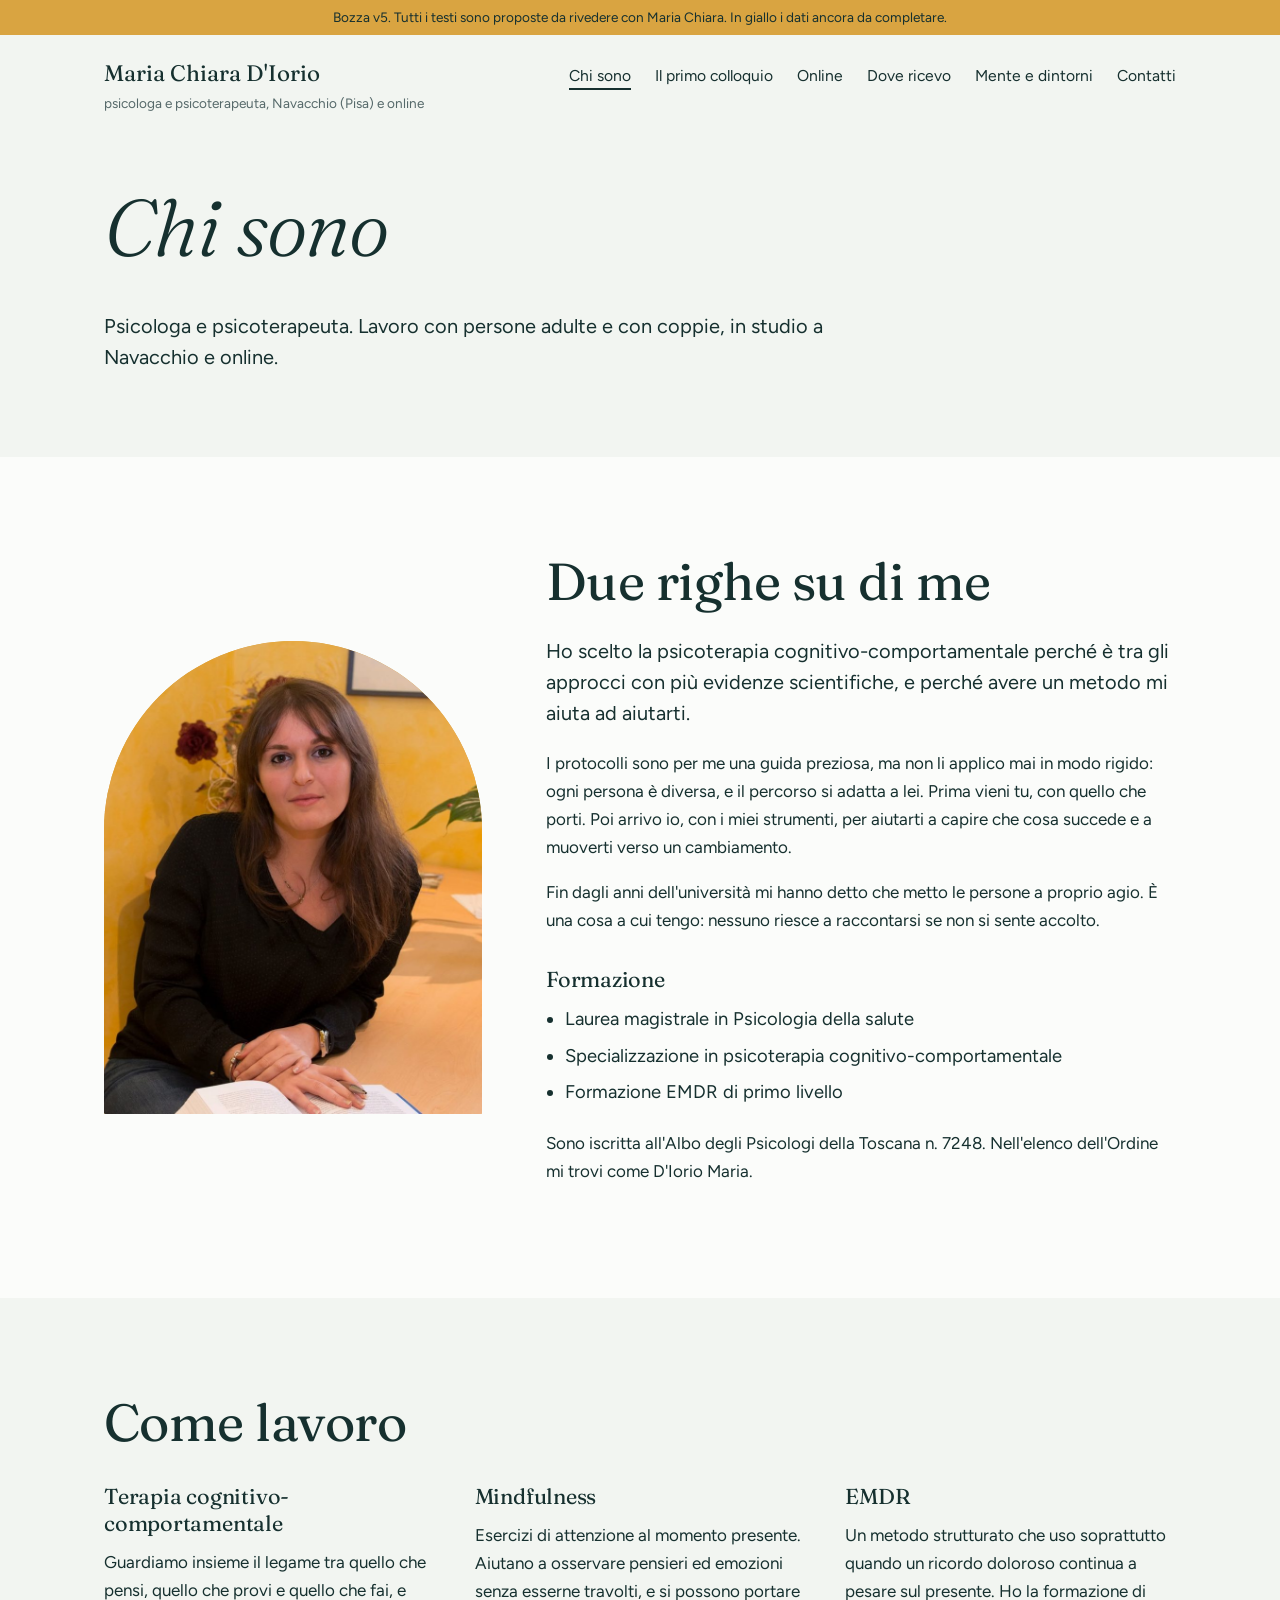
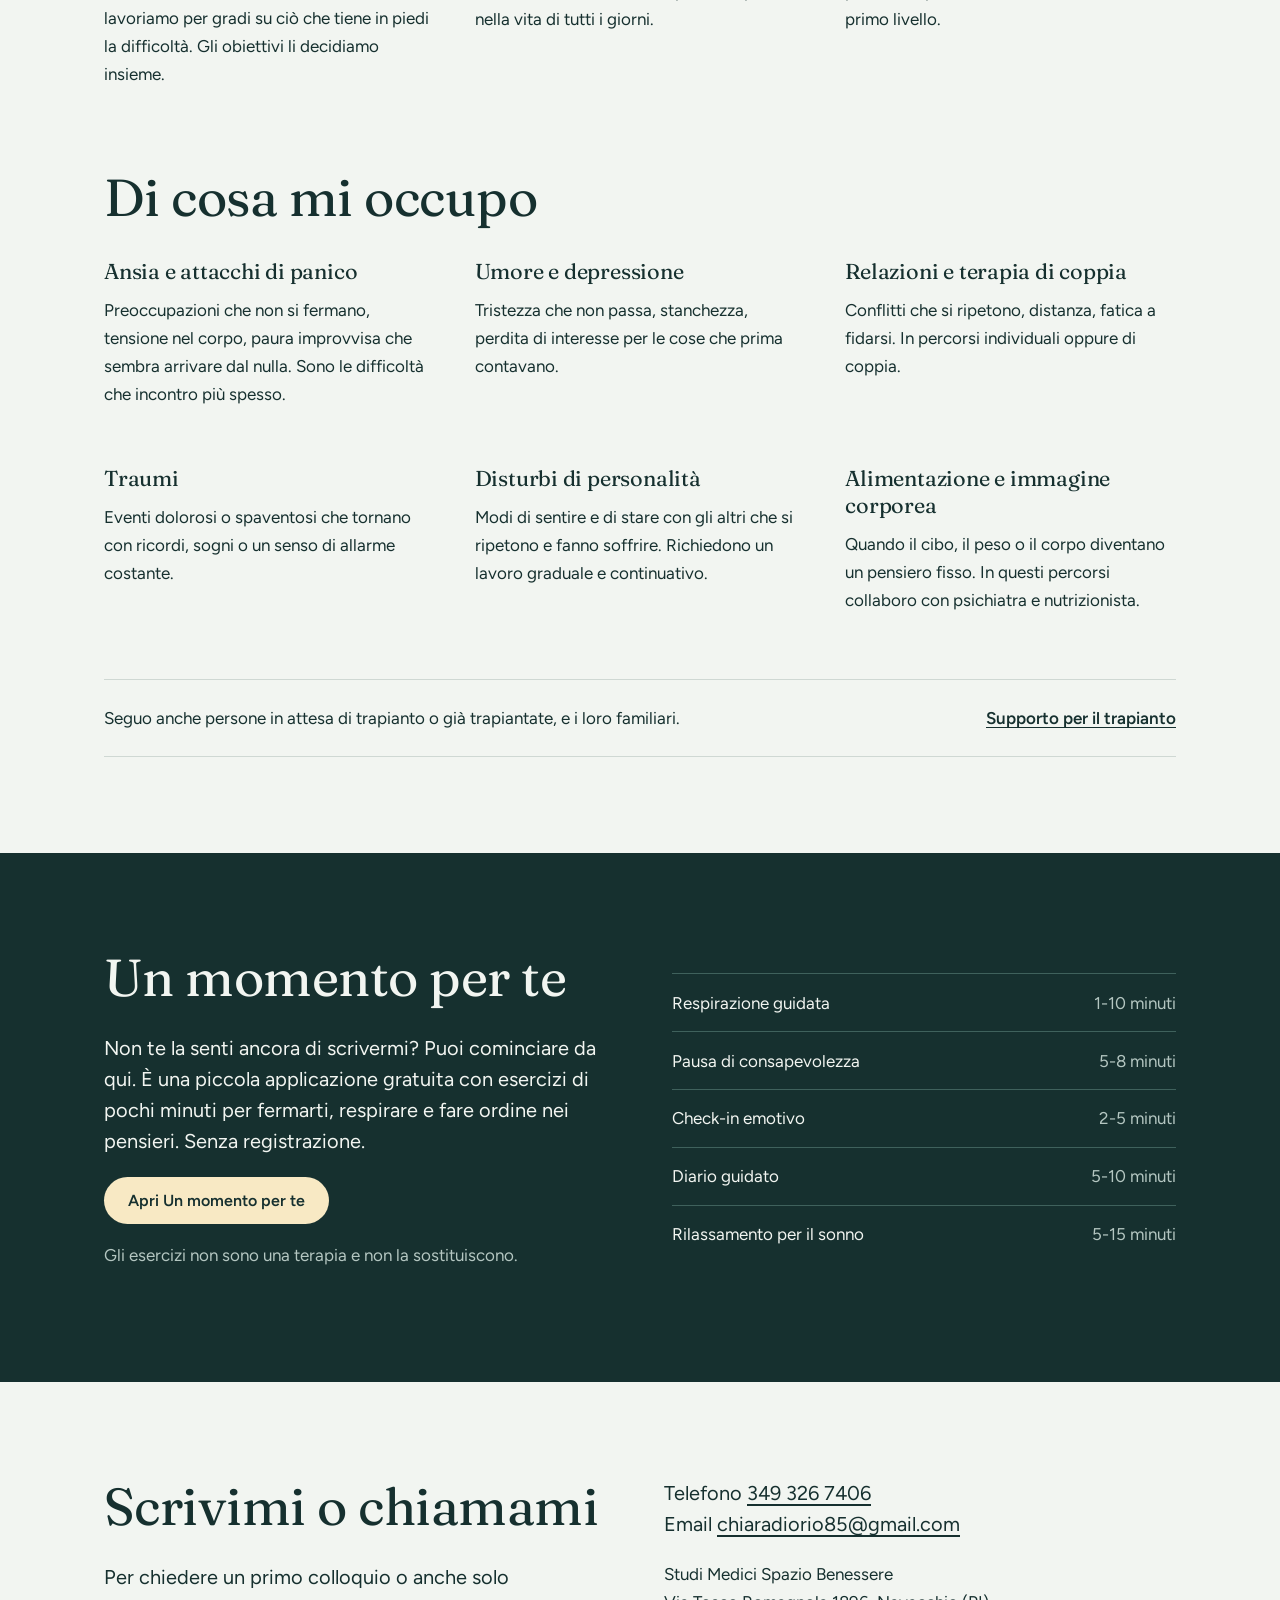
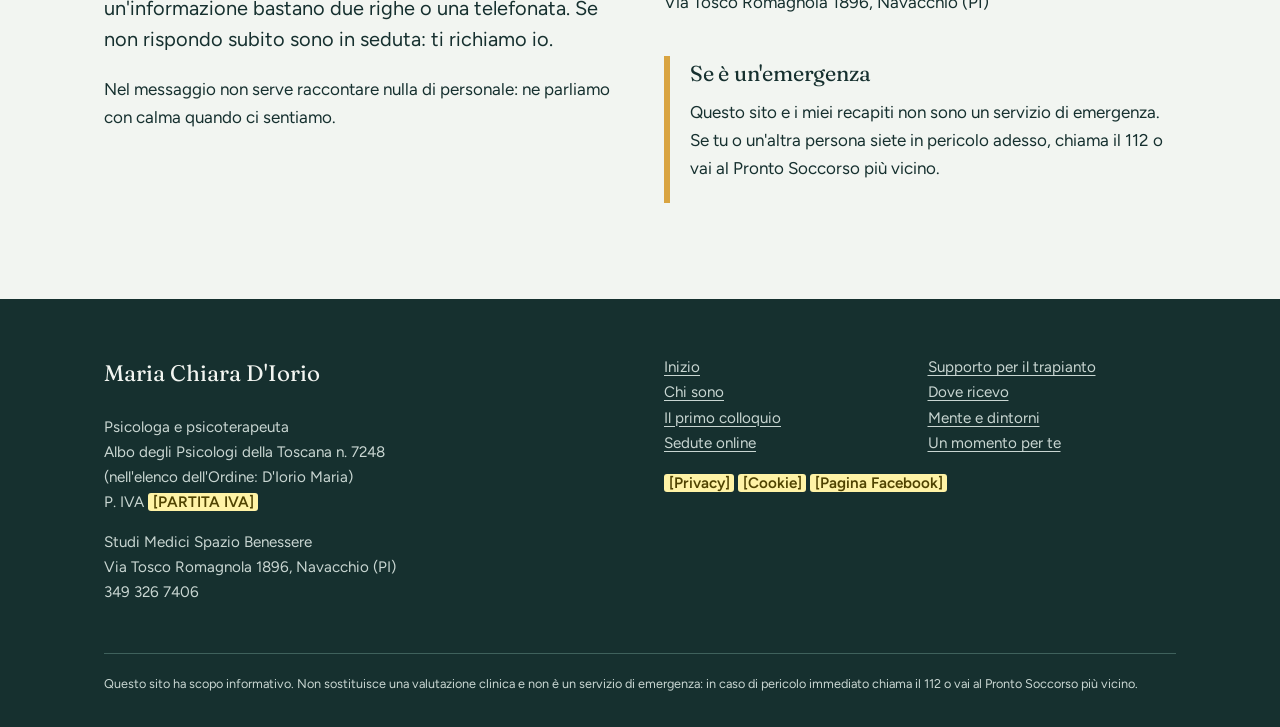
<file: chi-sono.html>
<!DOCTYPE html>
<html lang="it">
<head>
<meta charset="utf-8">
<meta name="viewport" content="width=device-width, initial-scale=1">
<title>Chi sono | Maria Chiara D'Iorio, psicologa e psicoterapeuta a Navacchio (Pisa) e online</title>
<meta name="description" content="[META DESCRIPTION DA SCRIVERE PER QUESTA PAGINA]">
<!-- BOZZA: impedisce l'indicizzazione. Da togliere alla pubblicazione definitiva. -->
<meta name="robots" content="noindex, nofollow">
<link rel="stylesheet" href="style.css">
</head>
<body>
<div class="bozza">Bozza v5. Tutti i testi sono proposte da rivedere con Maria Chiara. In giallo i dati ancora da completare.</div>
<header class="testata"><div class="dentro">
  <a class="firma" href="index.html">Maria Chiara D'Iorio<span>psicologa e psicoterapeuta, Navacchio (Pisa) e online</span></a>
  <nav aria-label="Menu principale"><ul class="menu"><li><a href="chi-sono.html" aria-current="page">Chi sono</a></li><li><a href="primo-colloquio.html">Il primo colloquio</a></li><li><a href="online.html">Online</a></li><li><a href="dove-ricevo.html">Dove ricevo</a></li><li><a href="mente-e-dintorni.html">Mente e dintorni</a></li><li><a href="#contatti">Contatti</a></li></ul></nav>
</div></header>
<main>

<section class="titolo-pagina"><div class="dentro">
  <h1 data-anim="sinistra">Chi sono</h1>
  <p class="grande" data-anim>Psicologa e psicoterapeuta. Lavoro con persone adulte e con coppie, in studio a Navacchio e online.</p>
</div></section>
<section class="fascia fascia-bianca"><div class="dentro due-foto">
  <div class="foto foto-arco foto-img" data-anim="arco"><img src="img/ritratto.jpg" alt="Maria Chiara D'Iorio seduta alla scrivania del suo studio"></div>
  <div data-anim="destra">
    <h2>Due righe su di me</h2>
    <p class="grande">Ho scelto la psicoterapia cognitivo-comportamentale perché è tra gli approcci con più evidenze scientifiche, e perché avere un metodo mi aiuta ad aiutarti.</p>
    <p>I protocolli sono per me una guida preziosa, ma non li applico mai in modo rigido: ogni persona è diversa, e il percorso si adatta a lei. Prima vieni tu, con quello che porti. Poi arrivo io, con i miei strumenti, per aiutarti a capire che cosa succede e a muoverti verso un cambiamento.</p>
    <p>Fin dagli anni dell'università mi hanno detto che metto le persone a proprio agio. È una cosa a cui tengo: nessuno riesce a raccontarsi se non si sente accolto.</p>
    <h3 style="margin-top:2rem">Formazione</h3>
    <ul>
      <li>Laurea magistrale in Psicologia della salute</li>
      <li>Specializzazione in psicoterapia cognitivo-comportamentale</li>
      <li>Formazione EMDR di primo livello</li>
    </ul>
    <p>Sono iscritta all'Albo degli Psicologi della Toscana n. 7248. Nell'elenco dell'Ordine mi trovi come D'Iorio Maria.</p>
  </div>
</div></section>
<section class="fascia" id="lavoro"><div class="dentro">
  <h2 data-anim="sinistra">Come lavoro</h2>
  <div class="tre scaglia" style="margin-top:2rem">
    <div><h3>Terapia cognitivo-comportamentale</h3><p>Guardiamo insieme il legame tra quello che pensi, quello che provi e quello che fai, e lavoriamo per gradi su ciò che tiene in piedi la difficoltà. Gli obiettivi li decidiamo insieme.</p></div>
    <div><h3>Mindfulness</h3><p>Esercizi di attenzione al momento presente. Aiutano a osservare pensieri ed emozioni senza esserne travolti, e si possono portare nella vita di tutti i giorni.</p></div>
    <div><h3>EMDR</h3><p>Un metodo strutturato che uso soprattutto quando un ricordo doloroso continua a pesare sul presente. Ho la formazione di primo livello.</p></div>
  </div>
  <h2 style="margin-top:4rem" data-anim="sinistra">Di cosa mi occupo</h2>
  <div class="tre scaglia" style="margin-top:2rem">
    <div><h3>Ansia e attacchi di panico</h3><p>Preoccupazioni che non si fermano, tensione nel corpo, paura improvvisa che sembra arrivare dal nulla. Sono le difficoltà che incontro più spesso.</p></div>
    <div><h3>Umore e depressione</h3><p>Tristezza che non passa, stanchezza, perdita di interesse per le cose che prima contavano.</p></div>
    <div><h3>Relazioni e terapia di coppia</h3><p>Conflitti che si ripetono, distanza, fatica a fidarsi. In percorsi individuali oppure di coppia.</p></div>
    <div><h3>Traumi</h3><p>Eventi dolorosi o spaventosi che tornano con ricordi, sogni o un senso di allarme costante.</p></div>
    <div><h3>Disturbi di personalità</h3><p>Modi di sentire e di stare con gli altri che si ripetono e fanno soffrire. Richiedono un lavoro graduale e continuativo.</p></div>
    <div><h3>Alimentazione e immagine corporea</h3><p>Quando il cibo, il peso o il corpo diventano un pensiero fisso. In questi percorsi collaboro con psichiatra e nutrizionista.</p></div>
  </div>
  <div class="riga-link" data-anim>
    <p>Seguo anche persone in attesa di trapianto o già trapiantate, e i loro familiari.</p>
    <p><a class="link-forte" href="trapianto.html">Supporto per il trapianto</a></p>
  </div>
</div></section>

<section class="fascia fascia-scura"><div class="dentro respiro">
  <div data-anim="sinistra">
    <h2>Un momento per te</h2>
    <p class="grande">Non te la senti ancora di scrivermi? Puoi cominciare da qui. È una piccola applicazione gratuita con esercizi di pochi minuti per fermarti, respirare e fare ordine nei pensieri. Senza registrazione.</p>
    <p><a class="bott bott-chiaro" href="https://unmomentoperte.netlify.app/" target="_blank" rel="noopener">Apri Un momento per te</a></p>
    <p class="tenue">Gli esercizi non sono una terapia e non la sostituiscono.</p>
  </div>
  <ul class="tracce scaglia" style="margin-top:0">
    <li><span>Respirazione guidata</span><span class="tenue">1-10 minuti</span></li>
    <li><span>Pausa di consapevolezza</span><span class="tenue">5-8 minuti</span></li>
    <li><span>Check-in emotivo</span><span class="tenue">2-5 minuti</span></li>
    <li><span>Diario guidato</span><span class="tenue">5-10 minuti</span></li>
    <li><span>Rilassamento per il sonno</span><span class="tenue">5-15 minuti</span></li>
  </ul>
</div></section>


<section class="fascia" id="contatti"><div class="dentro due">
  <div data-anim="sinistra">
    <h2>Scrivimi o chiamami</h2>
    <p class="grande">Per chiedere un primo colloquio o anche solo un'informazione bastano due righe o una telefonata. Se non rispondo subito sono in seduta: ti richiamo io.</p>
    <p>Nel messaggio non serve raccontare nulla di personale: ne parliamo con calma quando ci sentiamo.</p>
  </div>
  <div data-anim="destra">
    <p class="grande">Telefono <a href="tel:+393493267406">349 326 7406</a><br>Email <a href="mailto:chiaradiorio85@gmail.com">chiaradiorio85@gmail.com</a></p>
    <p>Studi Medici Spazio Benessere<br>Via Tosco Romagnola 1896, Navacchio (PI)</p>
    <div class="emergenza"><h3>Se è un'emergenza</h3><p>Questo sito e i miei recapiti non sono un servizio di emergenza. Se tu o un'altra persona siete in pericolo adesso, chiama il 112 o vai al Pronto Soccorso più vicino.</p></div>
  </div>
</div></section>

</main>
<footer class="piede"><div class="dentro">
  <div class="due">
    <div><p class="firma">Maria Chiara D'Iorio</p>
    <p>Psicologa e psicoterapeuta<br>Albo degli Psicologi della Toscana n. 7248<br>(nell'elenco dell'Ordine: D'Iorio Maria)<br>P. IVA <span class="ph">[PARTITA IVA]</span></p>
    <p>Studi Medici Spazio Benessere<br>Via Tosco Romagnola 1896, Navacchio (PI)<br>349 326 7406</p></div>
    <div><ul>
      <li><a href="index.html">Inizio</a></li>
      <li><a href="chi-sono.html">Chi sono</a></li>
      <li><a href="primo-colloquio.html">Il primo colloquio</a></li>
      <li><a href="online.html">Sedute online</a></li>
      <li><a href="trapianto.html">Supporto per il trapianto</a></li>
      <li><a href="dove-ricevo.html">Dove ricevo</a></li>
      <li><a href="mente-e-dintorni.html">Mente e dintorni</a></li>
      <li><a href="https://unmomentoperte.netlify.app/" target="_blank" rel="noopener">Un momento per te</a></li>
    </ul>
    <p><span class="ph">[Privacy]</span> <span class="ph">[Cookie]</span> <span class="ph">[Pagina Facebook]</span></p></div>
  </div>
  <small>Questo sito ha scopo informativo. Non sostituisce una valutazione clinica e non è un servizio di emergenza: in caso di pericolo immediato chiama il 112 o vai al Pronto Soccorso più vicino.</small>
</div></footer>
<script src="script.js"></script>
</body>
</html>
</file>
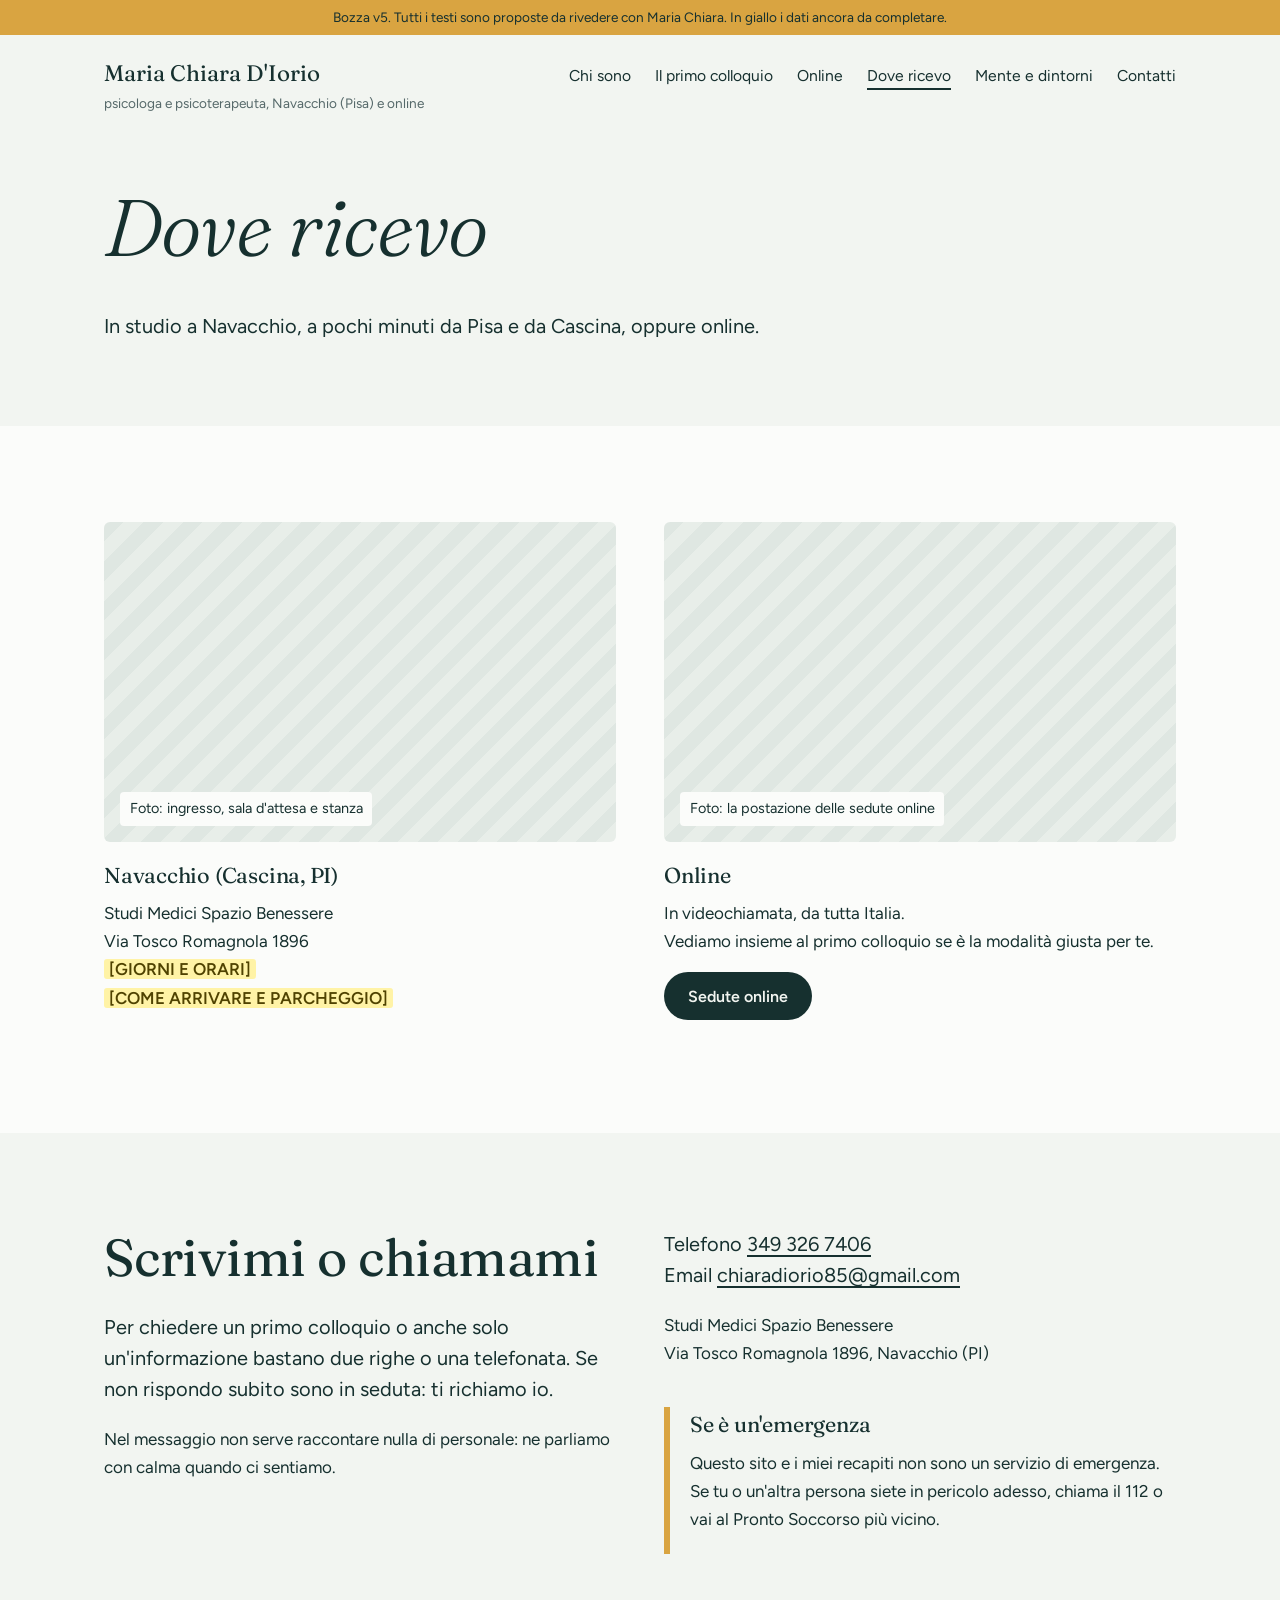
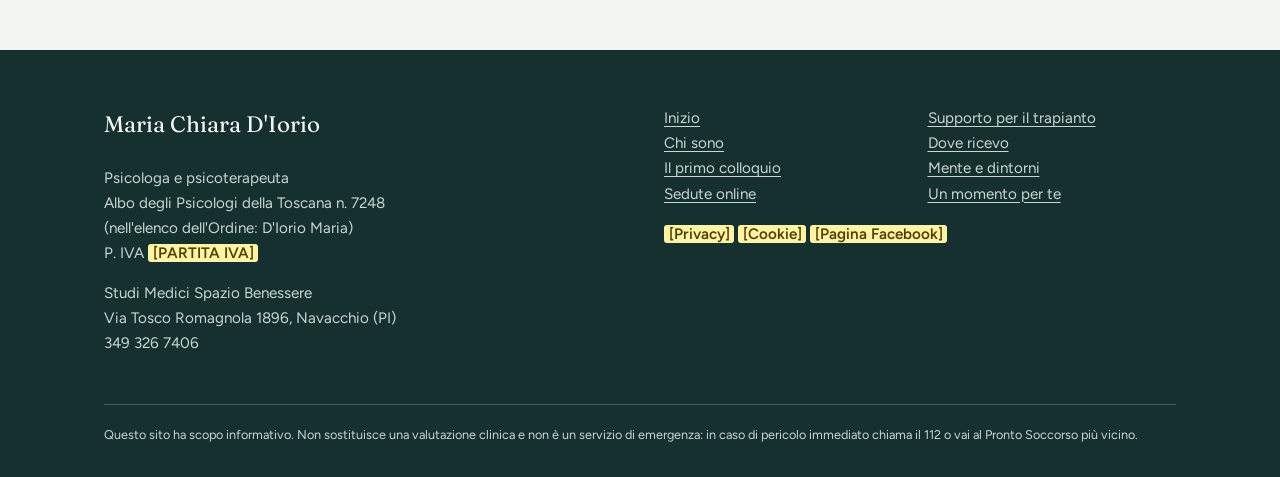
<file: dove-ricevo.html>
<!DOCTYPE html>
<html lang="it">
<head>
<meta charset="utf-8">
<meta name="viewport" content="width=device-width, initial-scale=1">
<title>Dove ricevo | Maria Chiara D'Iorio, psicologa e psicoterapeuta a Navacchio (Pisa) e online</title>
<meta name="description" content="[META DESCRIPTION DA SCRIVERE PER QUESTA PAGINA]">
<!-- BOZZA: impedisce l'indicizzazione. Da togliere alla pubblicazione definitiva. -->
<meta name="robots" content="noindex, nofollow">
<link rel="stylesheet" href="style.css">
</head>
<body>
<div class="bozza">Bozza v5. Tutti i testi sono proposte da rivedere con Maria Chiara. In giallo i dati ancora da completare.</div>
<header class="testata"><div class="dentro">
  <a class="firma" href="index.html">Maria Chiara D'Iorio<span>psicologa e psicoterapeuta, Navacchio (Pisa) e online</span></a>
  <nav aria-label="Menu principale"><ul class="menu"><li><a href="chi-sono.html">Chi sono</a></li><li><a href="primo-colloquio.html">Il primo colloquio</a></li><li><a href="online.html">Online</a></li><li><a href="dove-ricevo.html" aria-current="page">Dove ricevo</a></li><li><a href="mente-e-dintorni.html">Mente e dintorni</a></li><li><a href="#contatti">Contatti</a></li></ul></nav>
</div></header>
<main>

<section class="titolo-pagina"><div class="dentro">
  <h1 data-anim="sinistra">Dove ricevo</h1>
  <p class="grande" data-anim>In studio a Navacchio, a pochi minuti da Pisa e da Cascina, oppure online.</p>
</div></section>
<section class="fascia fascia-bianca"><div class="dentro">
  <div class="due scaglia">
    <div class="sede"><div class="foto foto-larga"><span>Foto: ingresso, sala d'attesa e stanza</span></div>
      <h3>Navacchio (Cascina, PI)</h3><p>Studi Medici Spazio Benessere<br>Via Tosco Romagnola 1896<br><span class="ph">[GIORNI E ORARI]</span><br><span class="ph">[COME ARRIVARE E PARCHEGGIO]</span></p></div>
    <div class="sede"><div class="foto foto-larga"><span>Foto: la postazione delle sedute online</span></div>
      <h3>Online</h3><p>In videochiamata, da tutta Italia.<br>Vediamo insieme al primo colloquio se è la modalità giusta per te.</p>
      <p><a class="bott" href="online.html">Sedute online</a></p></div>
  </div>
</div></section>


<section class="fascia" id="contatti"><div class="dentro due">
  <div data-anim="sinistra">
    <h2>Scrivimi o chiamami</h2>
    <p class="grande">Per chiedere un primo colloquio o anche solo un'informazione bastano due righe o una telefonata. Se non rispondo subito sono in seduta: ti richiamo io.</p>
    <p>Nel messaggio non serve raccontare nulla di personale: ne parliamo con calma quando ci sentiamo.</p>
  </div>
  <div data-anim="destra">
    <p class="grande">Telefono <a href="tel:+393493267406">349 326 7406</a><br>Email <a href="mailto:chiaradiorio85@gmail.com">chiaradiorio85@gmail.com</a></p>
    <p>Studi Medici Spazio Benessere<br>Via Tosco Romagnola 1896, Navacchio (PI)</p>
    <div class="emergenza"><h3>Se è un'emergenza</h3><p>Questo sito e i miei recapiti non sono un servizio di emergenza. Se tu o un'altra persona siete in pericolo adesso, chiama il 112 o vai al Pronto Soccorso più vicino.</p></div>
  </div>
</div></section>

</main>
<footer class="piede"><div class="dentro">
  <div class="due">
    <div><p class="firma">Maria Chiara D'Iorio</p>
    <p>Psicologa e psicoterapeuta<br>Albo degli Psicologi della Toscana n. 7248<br>(nell'elenco dell'Ordine: D'Iorio Maria)<br>P. IVA <span class="ph">[PARTITA IVA]</span></p>
    <p>Studi Medici Spazio Benessere<br>Via Tosco Romagnola 1896, Navacchio (PI)<br>349 326 7406</p></div>
    <div><ul>
      <li><a href="index.html">Inizio</a></li>
      <li><a href="chi-sono.html">Chi sono</a></li>
      <li><a href="primo-colloquio.html">Il primo colloquio</a></li>
      <li><a href="online.html">Sedute online</a></li>
      <li><a href="trapianto.html">Supporto per il trapianto</a></li>
      <li><a href="dove-ricevo.html">Dove ricevo</a></li>
      <li><a href="mente-e-dintorni.html">Mente e dintorni</a></li>
      <li><a href="https://unmomentoperte.netlify.app/" target="_blank" rel="noopener">Un momento per te</a></li>
    </ul>
    <p><span class="ph">[Privacy]</span> <span class="ph">[Cookie]</span> <span class="ph">[Pagina Facebook]</span></p></div>
  </div>
  <small>Questo sito ha scopo informativo. Non sostituisce una valutazione clinica e non è un servizio di emergenza: in caso di pericolo immediato chiama il 112 o vai al Pronto Soccorso più vicino.</small>
</div></footer>
<script src="script.js"></script>
</body>
</html>
</file>
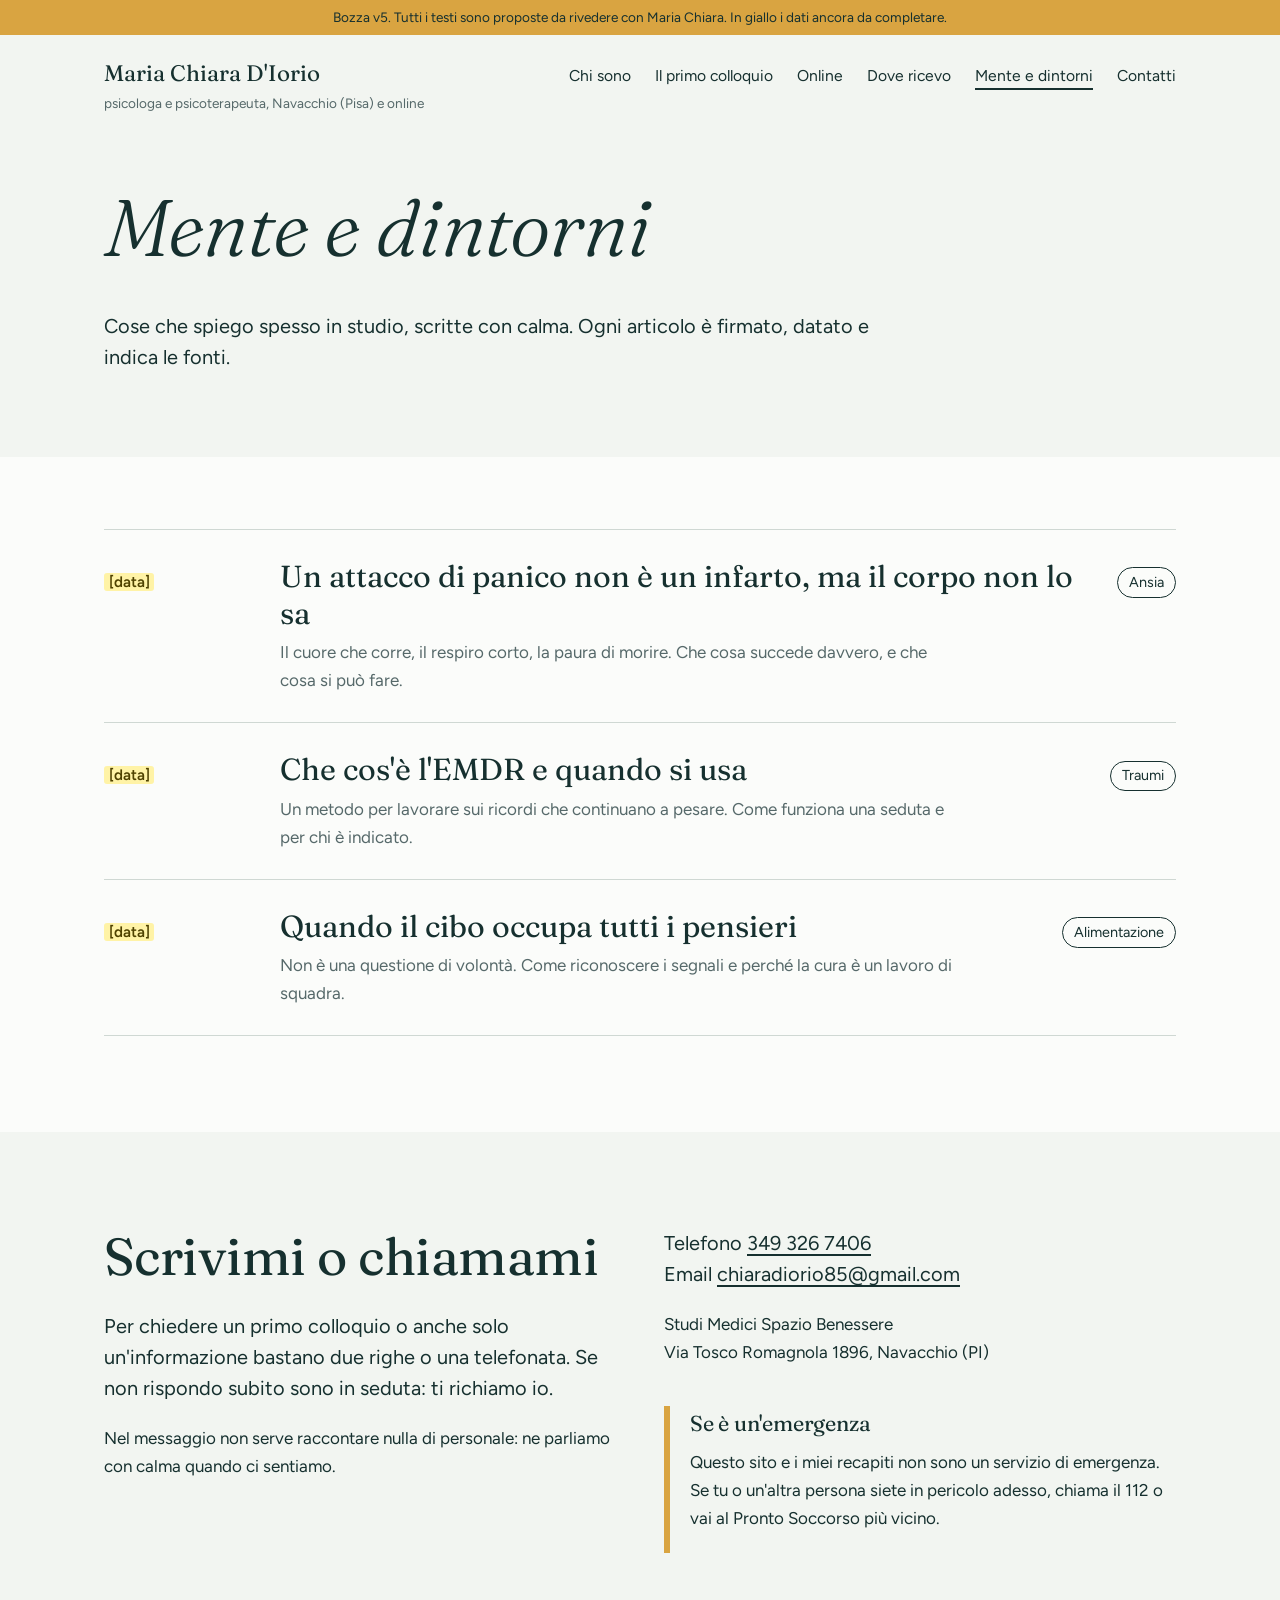
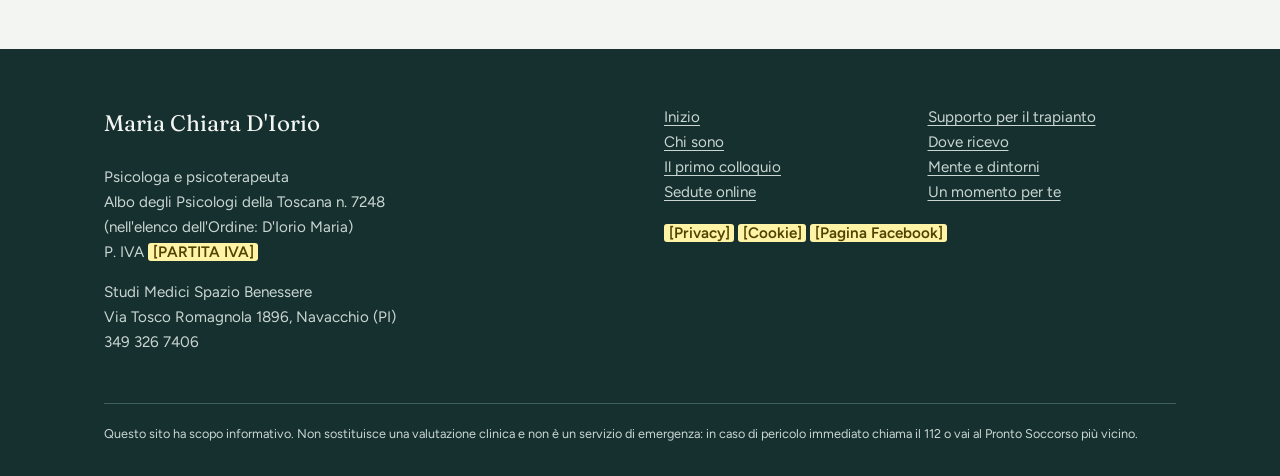
<file: mente-e-dintorni.html>
<!DOCTYPE html>
<html lang="it">
<head>
<meta charset="utf-8">
<meta name="viewport" content="width=device-width, initial-scale=1">
<title>Mente e dintorni | Maria Chiara D'Iorio, psicologa e psicoterapeuta a Navacchio (Pisa) e online</title>
<meta name="description" content="[META DESCRIPTION DA SCRIVERE PER QUESTA PAGINA]">
<!-- BOZZA: impedisce l'indicizzazione. Da togliere alla pubblicazione definitiva. -->
<meta name="robots" content="noindex, nofollow">
<link rel="stylesheet" href="style.css">
</head>
<body>
<div class="bozza">Bozza v5. Tutti i testi sono proposte da rivedere con Maria Chiara. In giallo i dati ancora da completare.</div>
<header class="testata"><div class="dentro">
  <a class="firma" href="index.html">Maria Chiara D'Iorio<span>psicologa e psicoterapeuta, Navacchio (Pisa) e online</span></a>
  <nav aria-label="Menu principale"><ul class="menu"><li><a href="chi-sono.html">Chi sono</a></li><li><a href="primo-colloquio.html">Il primo colloquio</a></li><li><a href="online.html">Online</a></li><li><a href="dove-ricevo.html">Dove ricevo</a></li><li><a href="mente-e-dintorni.html" aria-current="page">Mente e dintorni</a></li><li><a href="#contatti">Contatti</a></li></ul></nav>
</div></header>
<main>

<section class="titolo-pagina"><div class="dentro">
  <h1 data-anim="sinistra">Mente e dintorni</h1>
  <p class="grande" data-anim>Cose che spiego spesso in studio, scritte con calma. Ogni articolo è firmato, datato e indica le fonti.</p>
</div></section>
<section class="fascia fascia-bianca" style="padding-top:2rem"><div class="dentro">
  <ul class="appunti scaglia"><li><time><span class="ph">[data]</span></time><div><a href="articolo-panico.html">Un attacco di panico non è un infarto, ma il corpo non lo sa</a><p>Il cuore che corre, il respiro corto, la paura di morire. Che cosa succede davvero, e che cosa si può fare.</p></div><span class="tema">Ansia</span></li><li><time><span class="ph">[data]</span></time><div><a href="articolo-emdr.html">Che cos'è l'EMDR e quando si usa</a><p>Un metodo per lavorare sui ricordi che continuano a pesare. Come funziona una seduta e per chi è indicato.</p></div><span class="tema">Traumi</span></li><li><time><span class="ph">[data]</span></time><div><a href="articolo-cibo.html">Quando il cibo occupa tutti i pensieri</a><p>Non è una questione di volontà. Come riconoscere i segnali e perché la cura è un lavoro di squadra.</p></div><span class="tema">Alimentazione</span></li></ul>
</div></section>


<section class="fascia" id="contatti"><div class="dentro due">
  <div data-anim="sinistra">
    <h2>Scrivimi o chiamami</h2>
    <p class="grande">Per chiedere un primo colloquio o anche solo un'informazione bastano due righe o una telefonata. Se non rispondo subito sono in seduta: ti richiamo io.</p>
    <p>Nel messaggio non serve raccontare nulla di personale: ne parliamo con calma quando ci sentiamo.</p>
  </div>
  <div data-anim="destra">
    <p class="grande">Telefono <a href="tel:+393493267406">349 326 7406</a><br>Email <a href="mailto:chiaradiorio85@gmail.com">chiaradiorio85@gmail.com</a></p>
    <p>Studi Medici Spazio Benessere<br>Via Tosco Romagnola 1896, Navacchio (PI)</p>
    <div class="emergenza"><h3>Se è un'emergenza</h3><p>Questo sito e i miei recapiti non sono un servizio di emergenza. Se tu o un'altra persona siete in pericolo adesso, chiama il 112 o vai al Pronto Soccorso più vicino.</p></div>
  </div>
</div></section>

</main>
<footer class="piede"><div class="dentro">
  <div class="due">
    <div><p class="firma">Maria Chiara D'Iorio</p>
    <p>Psicologa e psicoterapeuta<br>Albo degli Psicologi della Toscana n. 7248<br>(nell'elenco dell'Ordine: D'Iorio Maria)<br>P. IVA <span class="ph">[PARTITA IVA]</span></p>
    <p>Studi Medici Spazio Benessere<br>Via Tosco Romagnola 1896, Navacchio (PI)<br>349 326 7406</p></div>
    <div><ul>
      <li><a href="index.html">Inizio</a></li>
      <li><a href="chi-sono.html">Chi sono</a></li>
      <li><a href="primo-colloquio.html">Il primo colloquio</a></li>
      <li><a href="online.html">Sedute online</a></li>
      <li><a href="trapianto.html">Supporto per il trapianto</a></li>
      <li><a href="dove-ricevo.html">Dove ricevo</a></li>
      <li><a href="mente-e-dintorni.html">Mente e dintorni</a></li>
      <li><a href="https://unmomentoperte.netlify.app/" target="_blank" rel="noopener">Un momento per te</a></li>
    </ul>
    <p><span class="ph">[Privacy]</span> <span class="ph">[Cookie]</span> <span class="ph">[Pagina Facebook]</span></p></div>
  </div>
  <small>Questo sito ha scopo informativo. Non sostituisce una valutazione clinica e non è un servizio di emergenza: in caso di pericolo immediato chiama il 112 o vai al Pronto Soccorso più vicino.</small>
</div></footer>
<script src="script.js"></script>
</body>
</html>
</file>
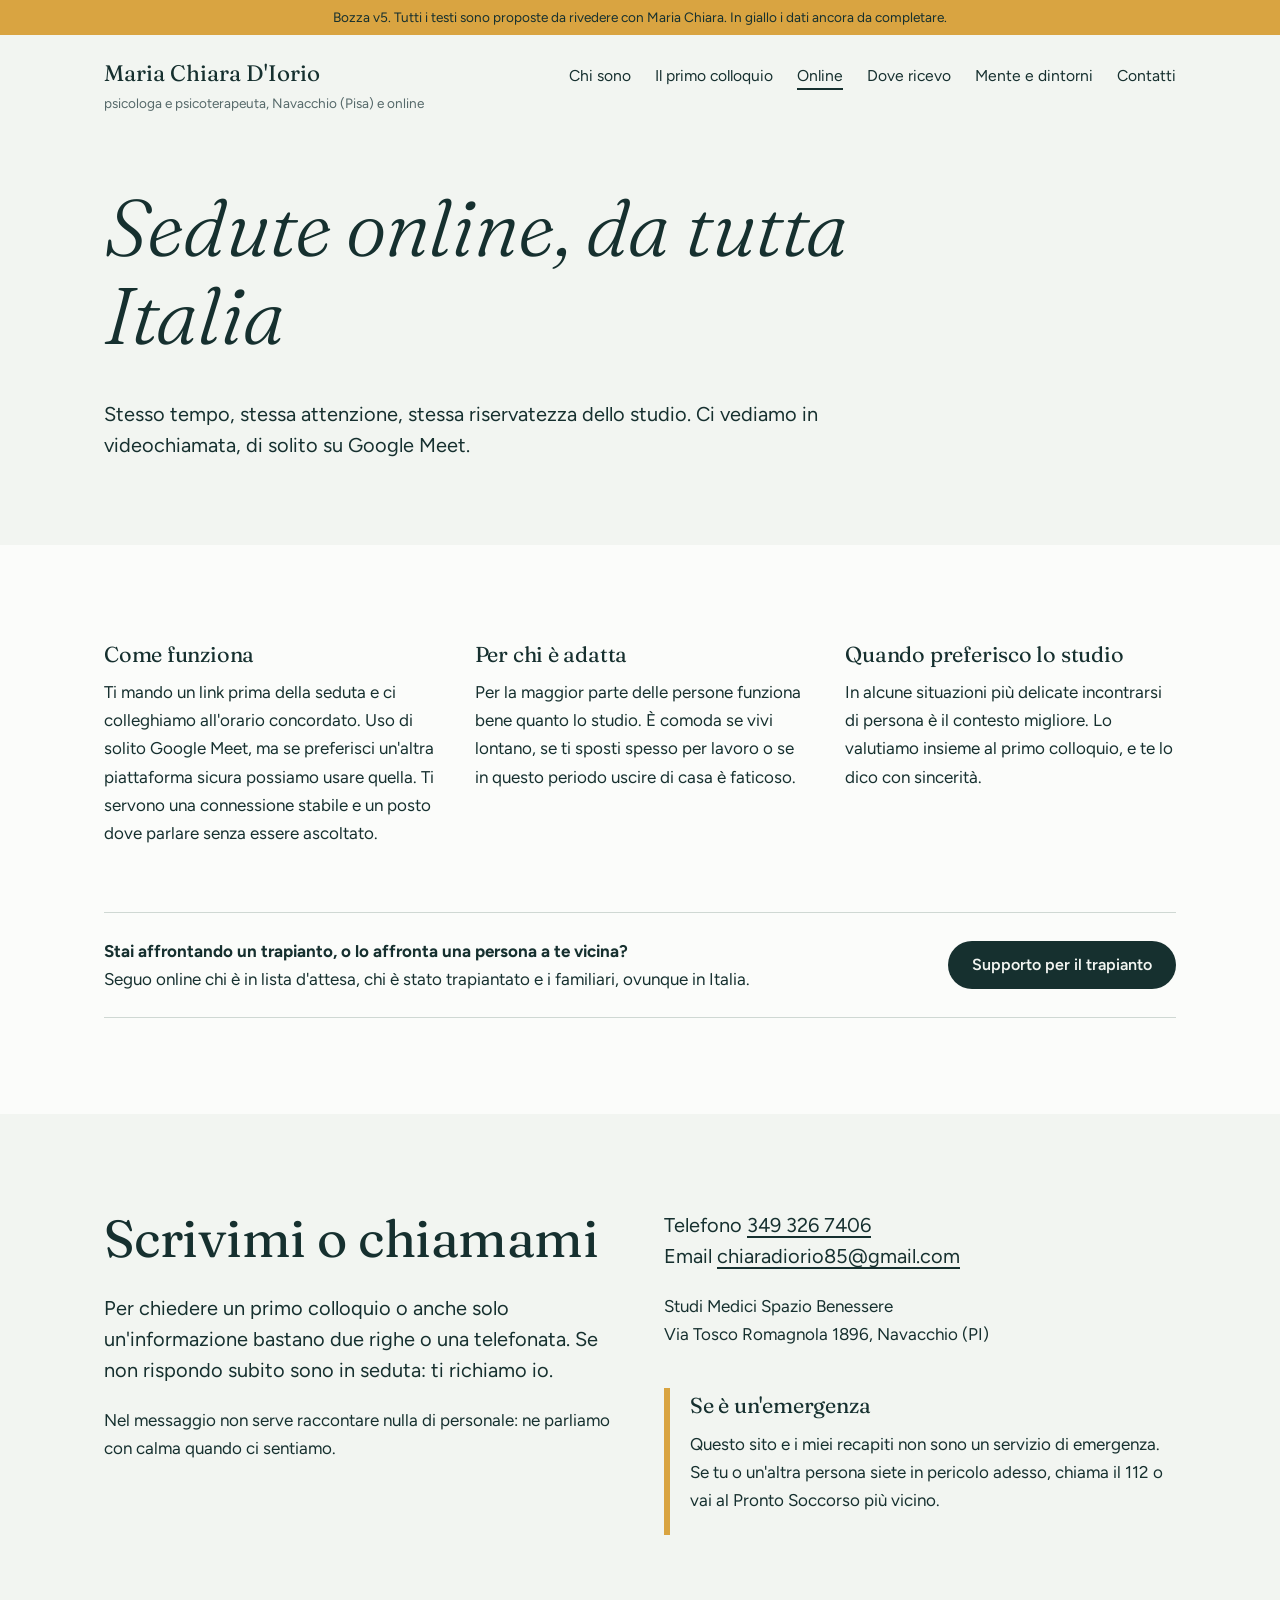
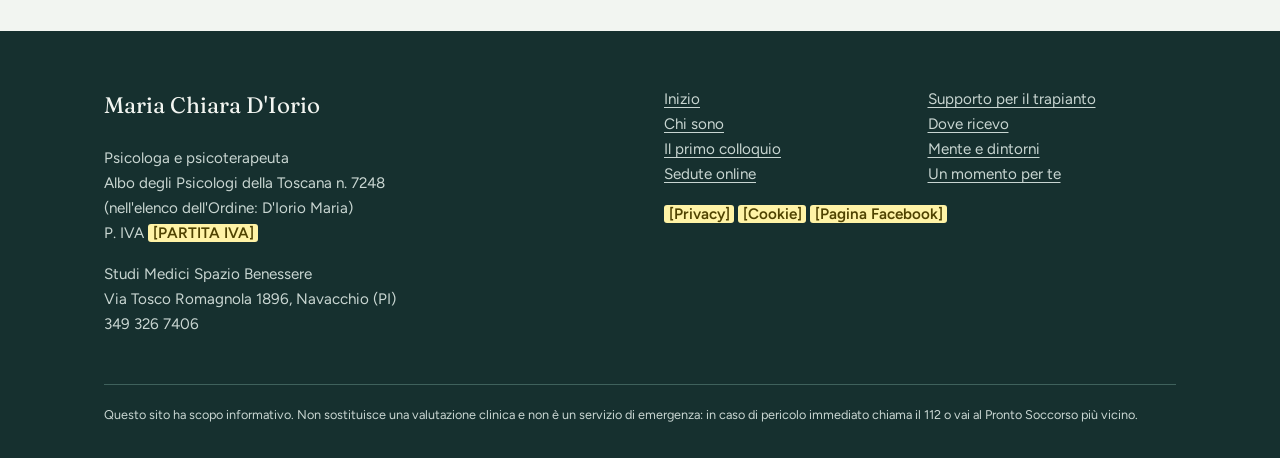
<file: online.html>
<!DOCTYPE html>
<html lang="it">
<head>
<meta charset="utf-8">
<meta name="viewport" content="width=device-width, initial-scale=1">
<title>Sedute online | Maria Chiara D'Iorio, psicologa e psicoterapeuta a Navacchio (Pisa) e online</title>
<meta name="description" content="[META DESCRIPTION DA SCRIVERE PER QUESTA PAGINA]">
<!-- BOZZA: impedisce l'indicizzazione. Da togliere alla pubblicazione definitiva. -->
<meta name="robots" content="noindex, nofollow">
<link rel="stylesheet" href="style.css">
</head>
<body>
<div class="bozza">Bozza v5. Tutti i testi sono proposte da rivedere con Maria Chiara. In giallo i dati ancora da completare.</div>
<header class="testata"><div class="dentro">
  <a class="firma" href="index.html">Maria Chiara D'Iorio<span>psicologa e psicoterapeuta, Navacchio (Pisa) e online</span></a>
  <nav aria-label="Menu principale"><ul class="menu"><li><a href="chi-sono.html">Chi sono</a></li><li><a href="primo-colloquio.html">Il primo colloquio</a></li><li><a href="online.html" aria-current="page">Online</a></li><li><a href="dove-ricevo.html">Dove ricevo</a></li><li><a href="mente-e-dintorni.html">Mente e dintorni</a></li><li><a href="#contatti">Contatti</a></li></ul></nav>
</div></header>
<main>

<section class="titolo-pagina"><div class="dentro">
  <h1 data-anim="sinistra">Sedute online, da tutta Italia</h1>
  <p class="grande" data-anim>Stesso tempo, stessa attenzione, stessa riservatezza dello studio. Ci vediamo in videochiamata, di solito su Google Meet.</p>
</div></section>
<section class="fascia fascia-bianca"><div class="dentro">
  <div class="tre scaglia">
    <div><h3>Come funziona</h3><p>Ti mando un link prima della seduta e ci colleghiamo all'orario concordato. Uso di solito Google Meet, ma se preferisci un'altra piattaforma sicura possiamo usare quella. Ti servono una connessione stabile e un posto dove parlare senza essere ascoltato.</p></div>
    <div><h3>Per chi è adatta</h3><p>Per la maggior parte delle persone funziona bene quanto lo studio. È comoda se vivi lontano, se ti sposti spesso per lavoro o se in questo periodo uscire di casa è faticoso.</p></div>
    <div><h3>Quando preferisco lo studio</h3><p>In alcune situazioni più delicate incontrarsi di persona è il contesto migliore. Lo valutiamo insieme al primo colloquio, e te lo dico con sincerità.</p></div>
  </div>
  <div class="riga-link" data-anim>
    <p><strong>Stai affrontando un trapianto, o lo affronta una persona a te vicina?</strong><br>Seguo online chi è in lista d'attesa, chi è stato trapiantato e i familiari, ovunque in Italia.</p>
    <p><a class="bott" href="trapianto.html">Supporto per il trapianto</a></p>
  </div>
</div></section>


<section class="fascia" id="contatti"><div class="dentro due">
  <div data-anim="sinistra">
    <h2>Scrivimi o chiamami</h2>
    <p class="grande">Per chiedere un primo colloquio o anche solo un'informazione bastano due righe o una telefonata. Se non rispondo subito sono in seduta: ti richiamo io.</p>
    <p>Nel messaggio non serve raccontare nulla di personale: ne parliamo con calma quando ci sentiamo.</p>
  </div>
  <div data-anim="destra">
    <p class="grande">Telefono <a href="tel:+393493267406">349 326 7406</a><br>Email <a href="mailto:chiaradiorio85@gmail.com">chiaradiorio85@gmail.com</a></p>
    <p>Studi Medici Spazio Benessere<br>Via Tosco Romagnola 1896, Navacchio (PI)</p>
    <div class="emergenza"><h3>Se è un'emergenza</h3><p>Questo sito e i miei recapiti non sono un servizio di emergenza. Se tu o un'altra persona siete in pericolo adesso, chiama il 112 o vai al Pronto Soccorso più vicino.</p></div>
  </div>
</div></section>

</main>
<footer class="piede"><div class="dentro">
  <div class="due">
    <div><p class="firma">Maria Chiara D'Iorio</p>
    <p>Psicologa e psicoterapeuta<br>Albo degli Psicologi della Toscana n. 7248<br>(nell'elenco dell'Ordine: D'Iorio Maria)<br>P. IVA <span class="ph">[PARTITA IVA]</span></p>
    <p>Studi Medici Spazio Benessere<br>Via Tosco Romagnola 1896, Navacchio (PI)<br>349 326 7406</p></div>
    <div><ul>
      <li><a href="index.html">Inizio</a></li>
      <li><a href="chi-sono.html">Chi sono</a></li>
      <li><a href="primo-colloquio.html">Il primo colloquio</a></li>
      <li><a href="online.html">Sedute online</a></li>
      <li><a href="trapianto.html">Supporto per il trapianto</a></li>
      <li><a href="dove-ricevo.html">Dove ricevo</a></li>
      <li><a href="mente-e-dintorni.html">Mente e dintorni</a></li>
      <li><a href="https://unmomentoperte.netlify.app/" target="_blank" rel="noopener">Un momento per te</a></li>
    </ul>
    <p><span class="ph">[Privacy]</span> <span class="ph">[Cookie]</span> <span class="ph">[Pagina Facebook]</span></p></div>
  </div>
  <small>Questo sito ha scopo informativo. Non sostituisce una valutazione clinica e non è un servizio di emergenza: in caso di pericolo immediato chiama il 112 o vai al Pronto Soccorso più vicino.</small>
</div></footer>
<script src="script.js"></script>
</body>
</html>
</file>
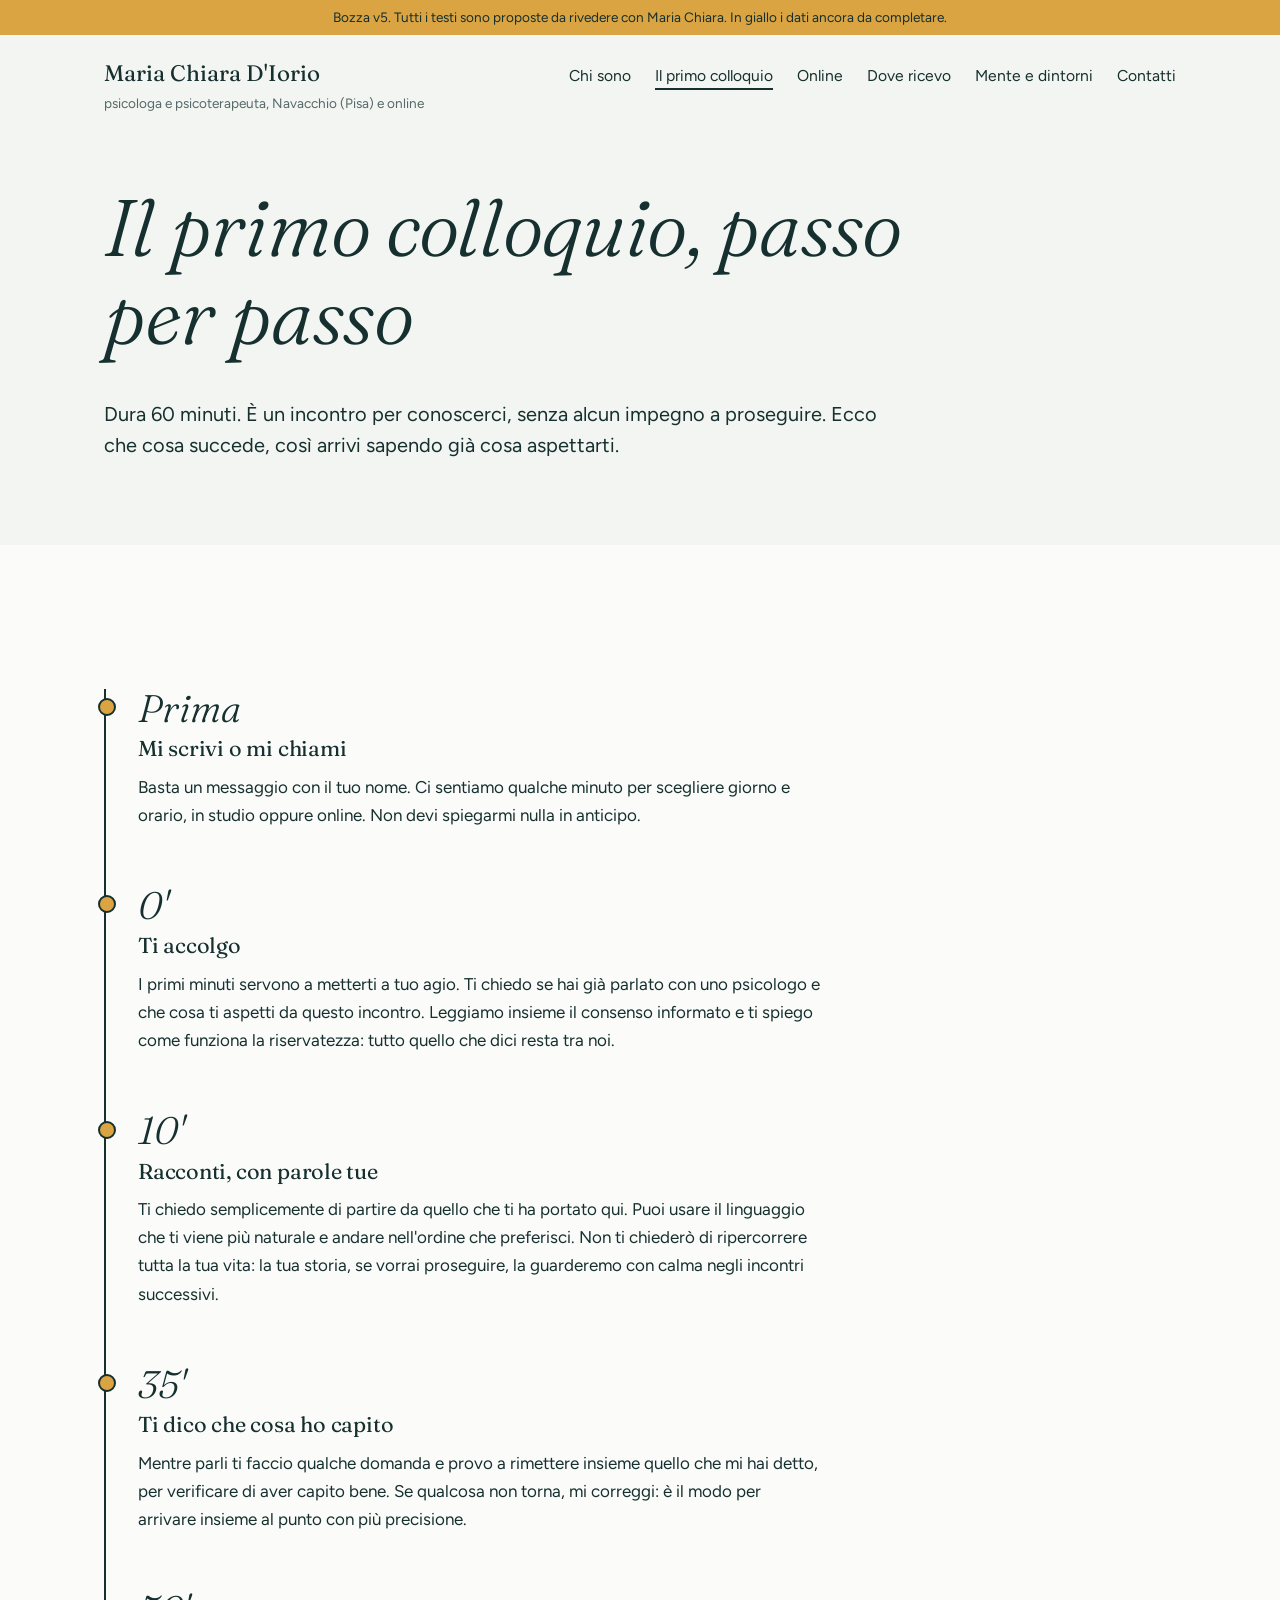
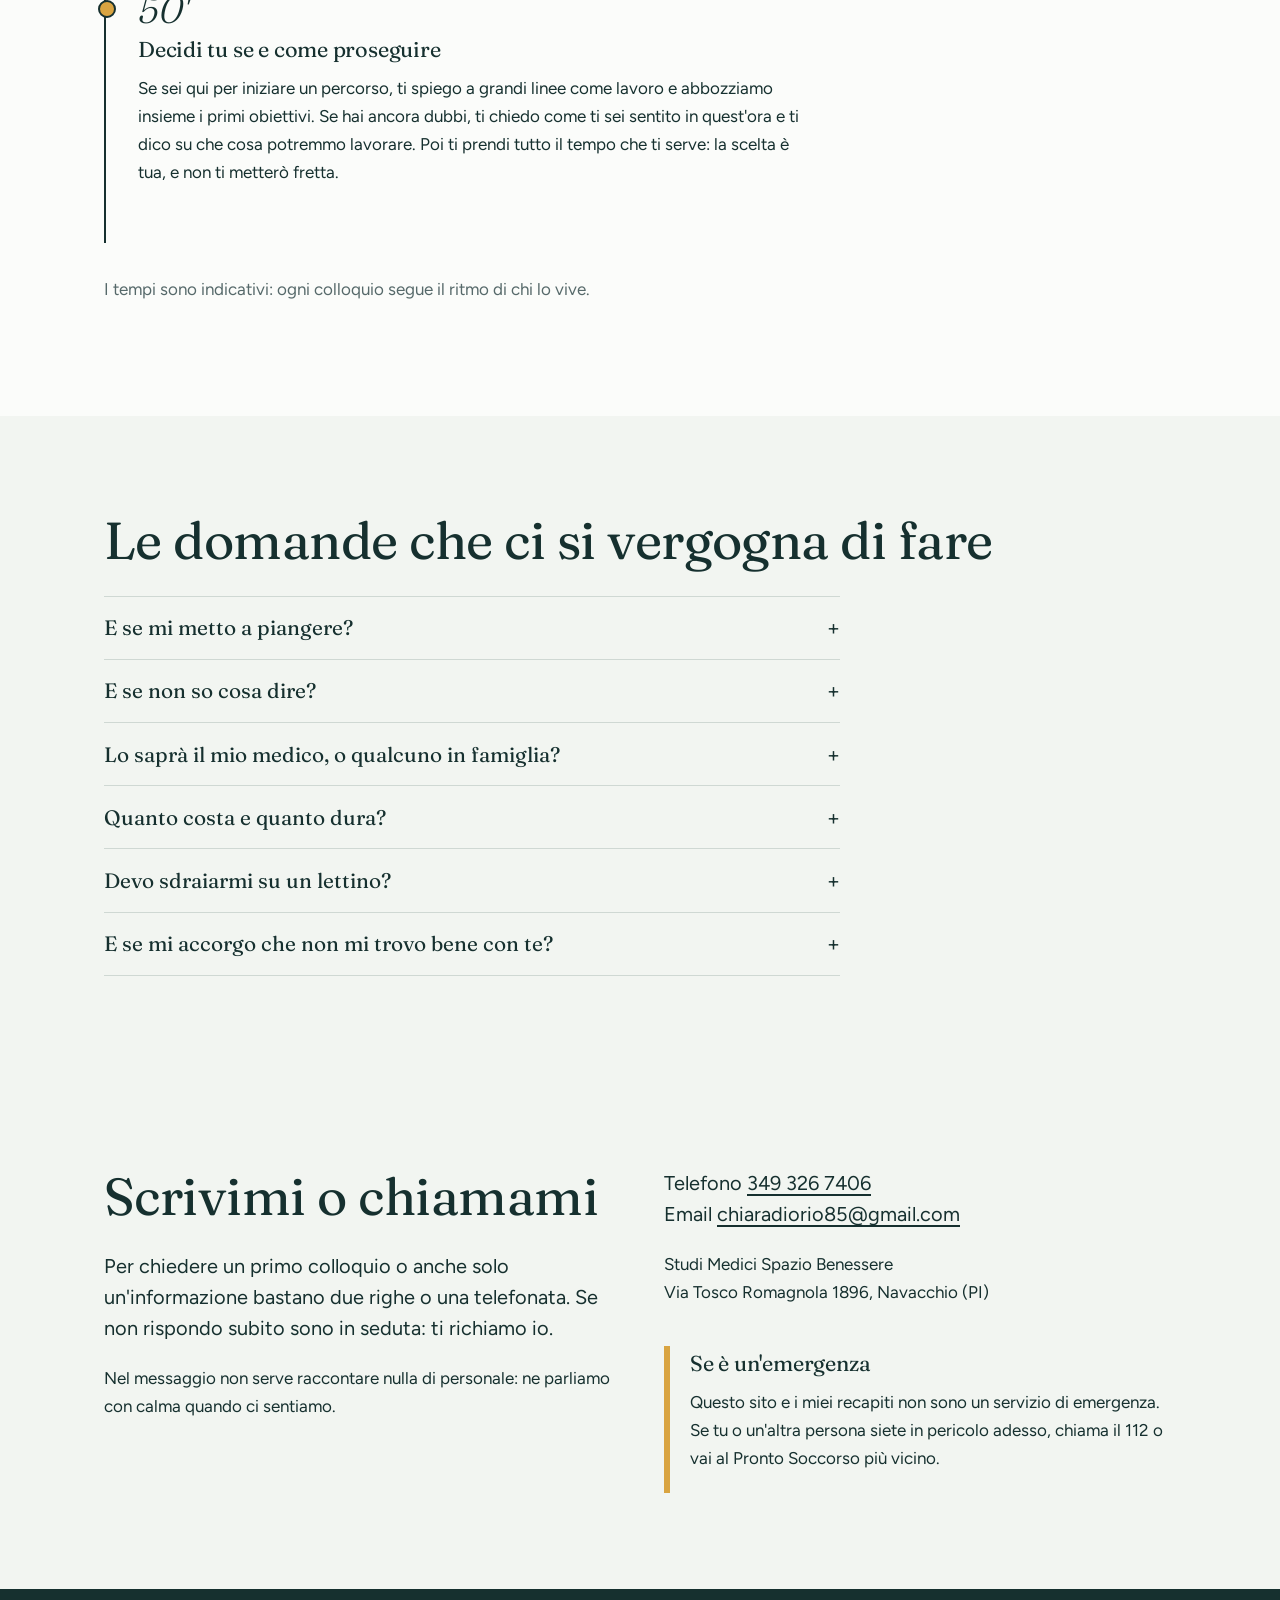
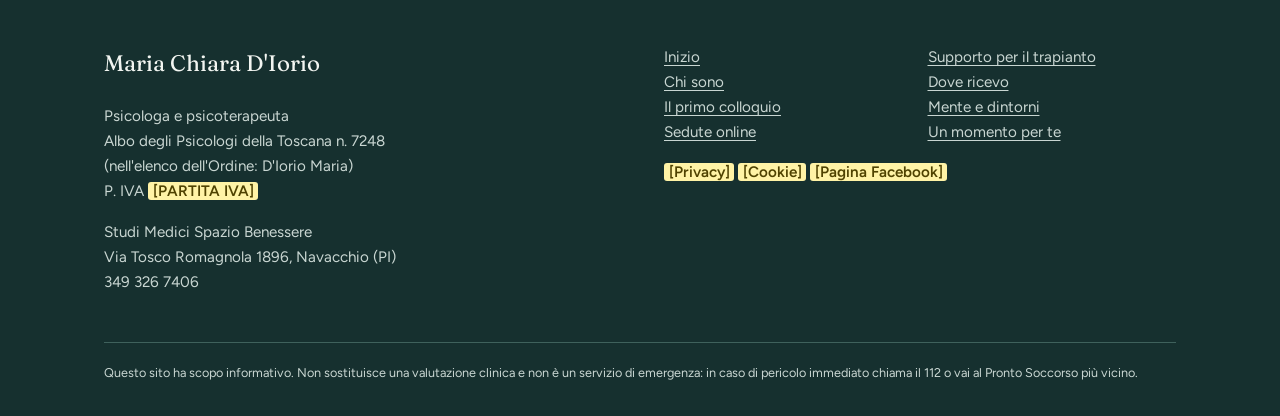
<file: primo-colloquio.html>
<!DOCTYPE html>
<html lang="it">
<head>
<meta charset="utf-8">
<meta name="viewport" content="width=device-width, initial-scale=1">
<title>Il primo colloquio | Maria Chiara D'Iorio, psicologa e psicoterapeuta a Navacchio (Pisa) e online</title>
<meta name="description" content="[META DESCRIPTION DA SCRIVERE PER QUESTA PAGINA]">
<!-- BOZZA: impedisce l'indicizzazione. Da togliere alla pubblicazione definitiva. -->
<meta name="robots" content="noindex, nofollow">
<link rel="stylesheet" href="style.css">
</head>
<body>
<div class="bozza">Bozza v5. Tutti i testi sono proposte da rivedere con Maria Chiara. In giallo i dati ancora da completare.</div>
<header class="testata"><div class="dentro">
  <a class="firma" href="index.html">Maria Chiara D'Iorio<span>psicologa e psicoterapeuta, Navacchio (Pisa) e online</span></a>
  <nav aria-label="Menu principale"><ul class="menu"><li><a href="chi-sono.html">Chi sono</a></li><li><a href="primo-colloquio.html" aria-current="page">Il primo colloquio</a></li><li><a href="online.html">Online</a></li><li><a href="dove-ricevo.html">Dove ricevo</a></li><li><a href="mente-e-dintorni.html">Mente e dintorni</a></li><li><a href="#contatti">Contatti</a></li></ul></nav>
</div></header>
<main>

<section class="titolo-pagina"><div class="dentro">
  <h1 data-anim="sinistra">Il primo colloquio, passo per passo</h1>
  <p class="grande" data-anim>Dura 60 minuti. È un incontro per conoscerci, senza alcun impegno a proseguire. Ecco che cosa succede, così arrivi sapendo già cosa aspettarti.</p>
</div></section>
<section class="fascia fascia-bianca"><div class="dentro">
  <ol class="tempo tempo-vert scaglia">
    <li><span class="min">Prima</span><h3>Mi scrivi o mi chiami</h3><p>Basta un messaggio con il tuo nome. Ci sentiamo qualche minuto per scegliere giorno e orario, in studio oppure online. Non devi spiegarmi nulla in anticipo.</p></li>
    <li><span class="min">0'</span><h3>Ti accolgo</h3><p>I primi minuti servono a metterti a tuo agio. Ti chiedo se hai già parlato con uno psicologo e che cosa ti aspetti da questo incontro. Leggiamo insieme il consenso informato e ti spiego come funziona la riservatezza: tutto quello che dici resta tra noi.</p></li>
    <li><span class="min">10'</span><h3>Racconti, con parole tue</h3><p>Ti chiedo semplicemente di partire da quello che ti ha portato qui. Puoi usare il linguaggio che ti viene più naturale e andare nell'ordine che preferisci. Non ti chiederò di ripercorrere tutta la tua vita: la tua storia, se vorrai proseguire, la guarderemo con calma negli incontri successivi.</p></li>
    <li><span class="min">35'</span><h3>Ti dico che cosa ho capito</h3><p>Mentre parli ti faccio qualche domanda e provo a rimettere insieme quello che mi hai detto, per verificare di aver capito bene. Se qualcosa non torna, mi correggi: è il modo per arrivare insieme al punto con più precisione.</p></li>
    <li><span class="min">50'</span><h3>Decidi tu se e come proseguire</h3><p>Se sei qui per iniziare un percorso, ti spiego a grandi linee come lavoro e abbozziamo insieme i primi obiettivi. Se hai ancora dubbi, ti chiedo come ti sei sentito in quest'ora e ti dico su che cosa potremmo lavorare. Poi ti prendi tutto il tempo che ti serve: la scelta è tua, e non ti metterò fretta.</p></li>
  </ol>
  <p class="tenue">I tempi sono indicativi: ogni colloquio segue il ritmo di chi lo vive.</p>
</div></section>
<section class="fascia" id="domande"><div class="dentro">
  <h2 data-anim="sinistra">Le domande che ci si vergogna di fare</h2>
  <div class="scaglia">
  <details><summary>E se mi metto a piangere?</summary><p>Succede spesso, e va bene così. Non devi scusarti né trattenerti: piangere fa parte del raccontare qualcosa che pesa. Io resto lì con te, e riprendiamo quando te la senti.</p></details>
  <details><summary>E se non so cosa dire?</summary><p>Capita a quasi tutti, soprattutto la prima volta. Non devi preparare un discorso: ti aiuto io con qualche domanda, e si può partire anche da un semplice non so da dove cominciare. Anche i silenzi vanno bene.</p></details>
  <details><summary>Lo saprà il mio medico, o qualcuno in famiglia?</summary><p>No. Sono tenuta al segreto professionale: non posso dire a nessuno che cosa mi racconti, e nemmeno che vieni da me. Vale anche se un familiare mi contattasse per avere notizie. Te lo spiego bene al primo colloquio, quando firmiamo insieme il consenso informato.</p></details>
  <details><summary>Quanto costa e quanto dura?</summary><p>Ogni seduta dura 60 minuti. Il costo te lo comunico al primo contatto, prima di fissare l'appuntamento, così decidi con tutte le informazioni. La durata di un percorso dipende dagli obiettivi che ci diamo: ne parliamo apertamente fin dall'inizio e facciamo il punto strada facendo.</p></details>
  <details><summary>Devo sdraiarmi su un lettino?</summary><p>No. Ci sediamo una di fronte all'altro, e parliamo. Online è lo stesso: tu scegli un posto tranquillo, io sono dall'altra parte dello schermo.</p></details>
  <details><summary>E se mi accorgo che non mi trovo bene con te?</summary><p>Dimmelo, senza imbarazzo. Sentirsi a proprio agio con chi ti ascolta conta moltissimo, e può succedere che non scatti. Puoi interrompere in qualsiasi momento, e se vuoi ne parliamo per capire che cosa ti servirebbe.</p></details>
  </div>
</div></section>


<section class="fascia" id="contatti"><div class="dentro due">
  <div data-anim="sinistra">
    <h2>Scrivimi o chiamami</h2>
    <p class="grande">Per chiedere un primo colloquio o anche solo un'informazione bastano due righe o una telefonata. Se non rispondo subito sono in seduta: ti richiamo io.</p>
    <p>Nel messaggio non serve raccontare nulla di personale: ne parliamo con calma quando ci sentiamo.</p>
  </div>
  <div data-anim="destra">
    <p class="grande">Telefono <a href="tel:+393493267406">349 326 7406</a><br>Email <a href="mailto:chiaradiorio85@gmail.com">chiaradiorio85@gmail.com</a></p>
    <p>Studi Medici Spazio Benessere<br>Via Tosco Romagnola 1896, Navacchio (PI)</p>
    <div class="emergenza"><h3>Se è un'emergenza</h3><p>Questo sito e i miei recapiti non sono un servizio di emergenza. Se tu o un'altra persona siete in pericolo adesso, chiama il 112 o vai al Pronto Soccorso più vicino.</p></div>
  </div>
</div></section>

</main>
<footer class="piede"><div class="dentro">
  <div class="due">
    <div><p class="firma">Maria Chiara D'Iorio</p>
    <p>Psicologa e psicoterapeuta<br>Albo degli Psicologi della Toscana n. 7248<br>(nell'elenco dell'Ordine: D'Iorio Maria)<br>P. IVA <span class="ph">[PARTITA IVA]</span></p>
    <p>Studi Medici Spazio Benessere<br>Via Tosco Romagnola 1896, Navacchio (PI)<br>349 326 7406</p></div>
    <div><ul>
      <li><a href="index.html">Inizio</a></li>
      <li><a href="chi-sono.html">Chi sono</a></li>
      <li><a href="primo-colloquio.html">Il primo colloquio</a></li>
      <li><a href="online.html">Sedute online</a></li>
      <li><a href="trapianto.html">Supporto per il trapianto</a></li>
      <li><a href="dove-ricevo.html">Dove ricevo</a></li>
      <li><a href="mente-e-dintorni.html">Mente e dintorni</a></li>
      <li><a href="https://unmomentoperte.netlify.app/" target="_blank" rel="noopener">Un momento per te</a></li>
    </ul>
    <p><span class="ph">[Privacy]</span> <span class="ph">[Cookie]</span> <span class="ph">[Pagina Facebook]</span></p></div>
  </div>
  <small>Questo sito ha scopo informativo. Non sostituisce una valutazione clinica e non è un servizio di emergenza: in caso di pericolo immediato chiama il 112 o vai al Pronto Soccorso più vicino.</small>
</div></footer>
<script src="script.js"></script>
</body>
</html>
</file>
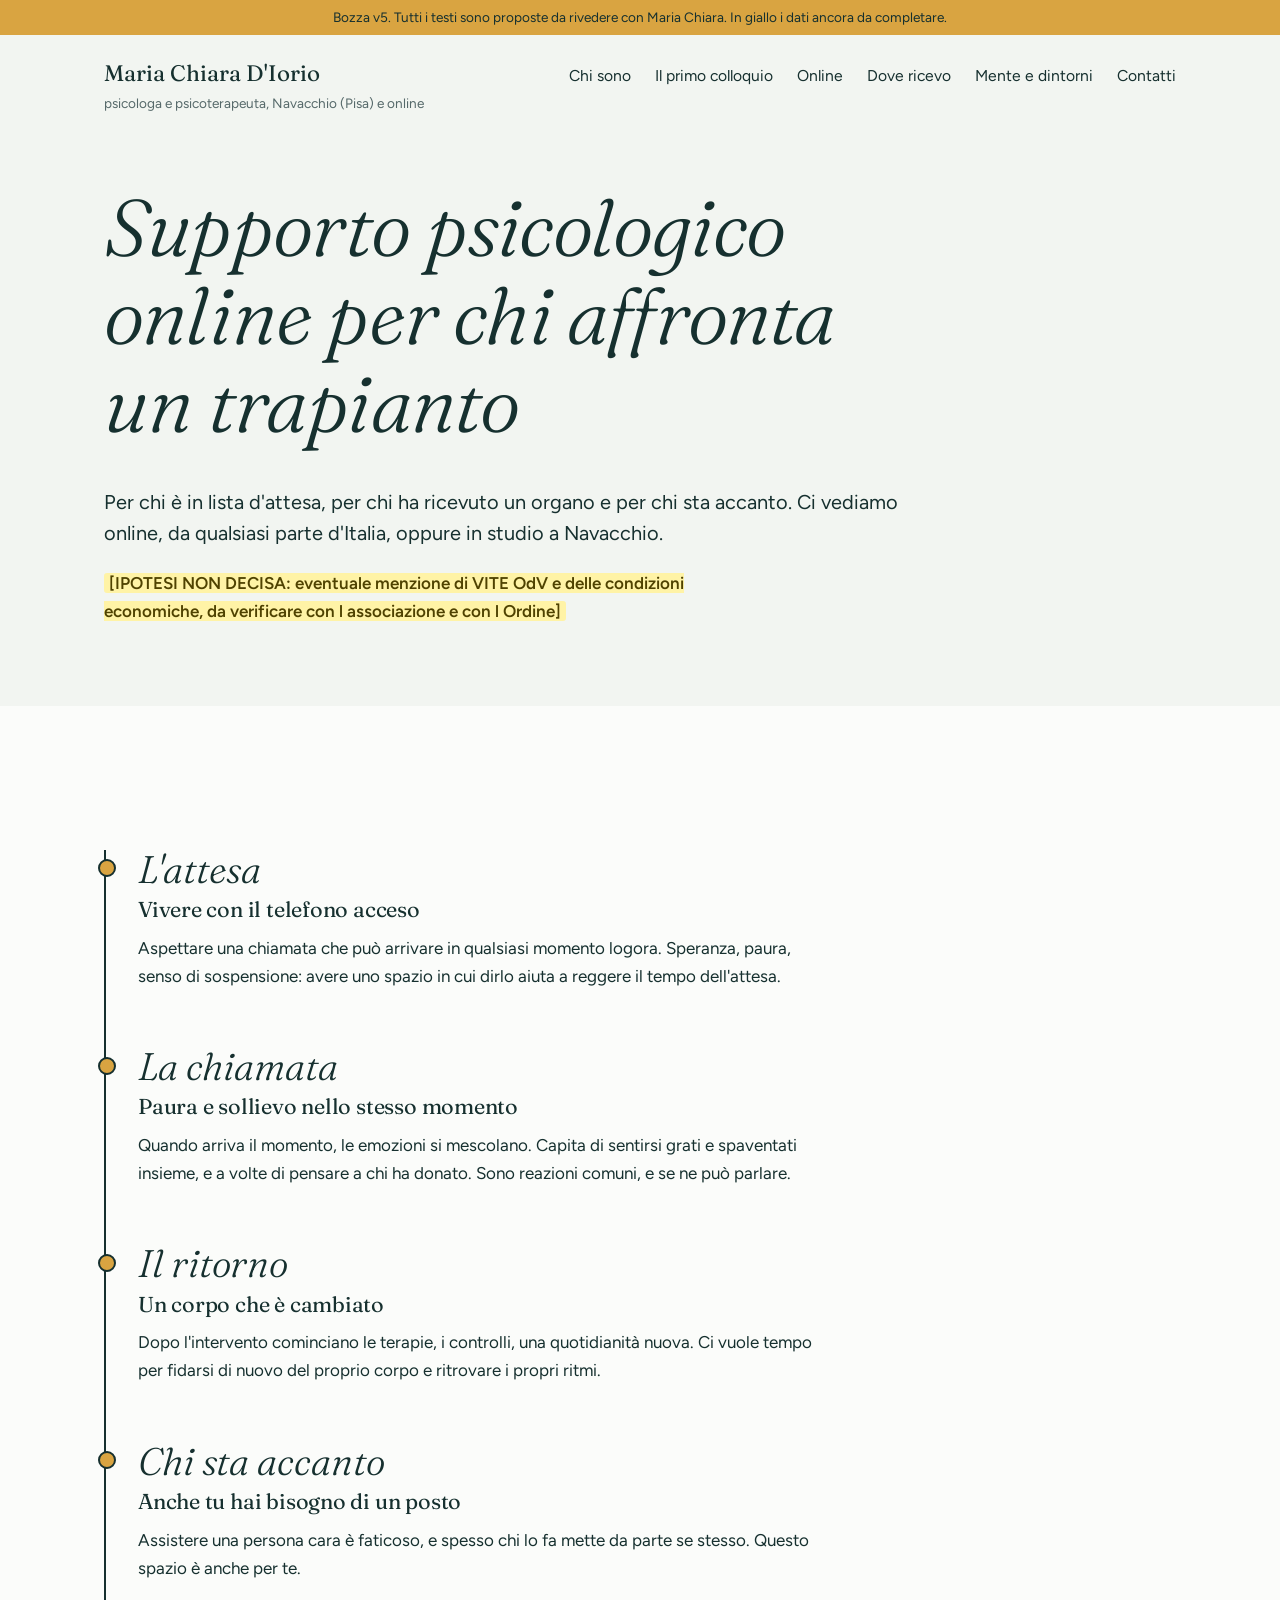
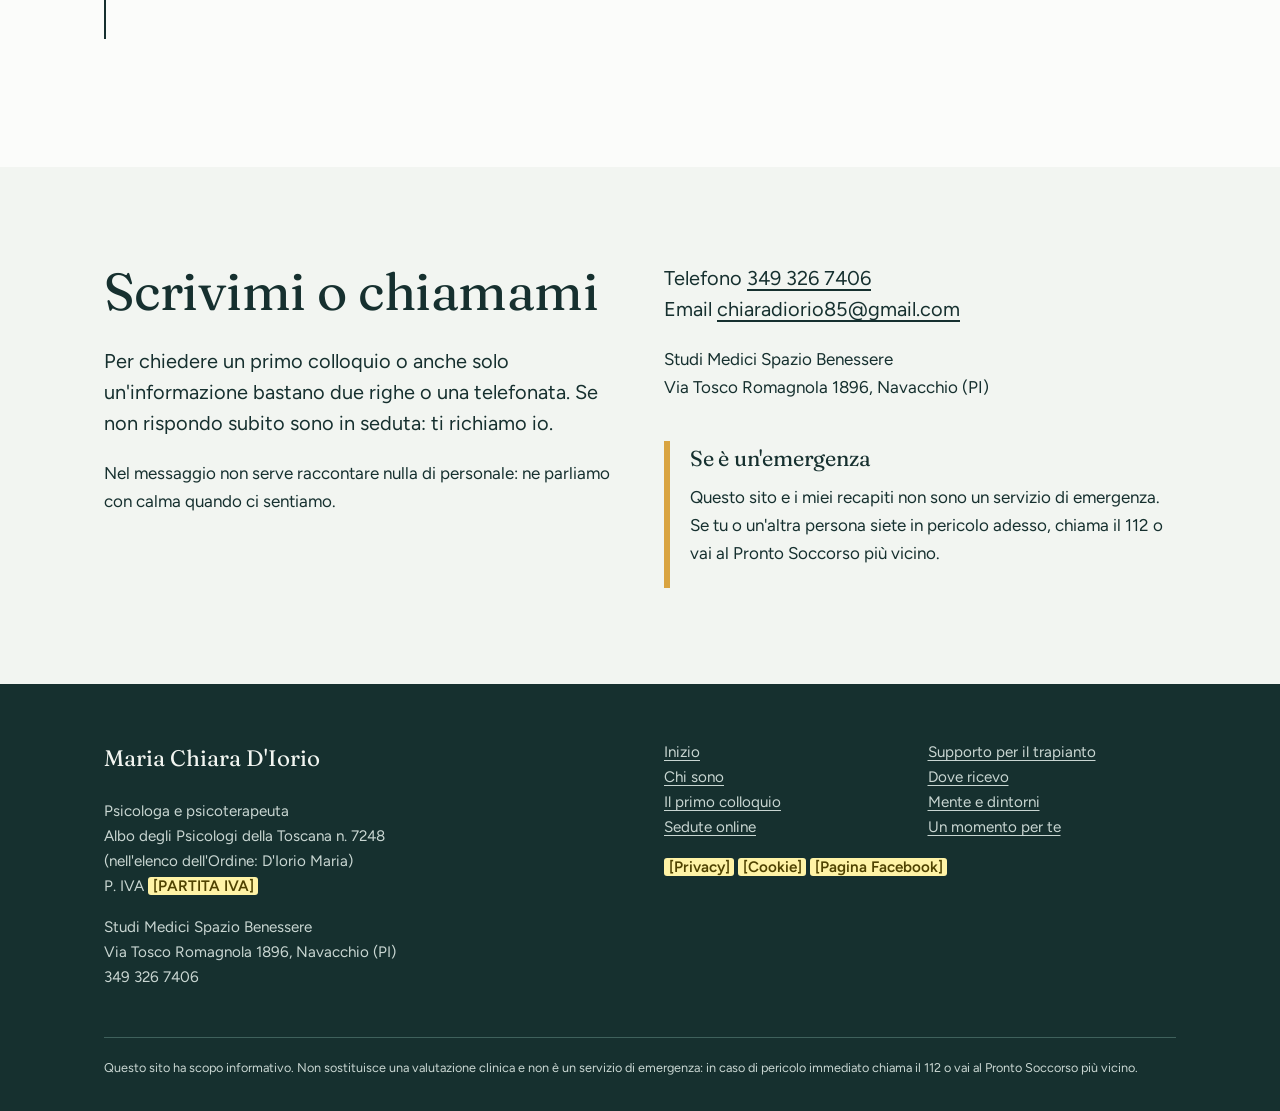
<file: trapianto.html>
<!DOCTYPE html>
<html lang="it">
<head>
<meta charset="utf-8">
<meta name="viewport" content="width=device-width, initial-scale=1">
<title>Supporto psicologico per il trapianto | Maria Chiara D'Iorio, psicologa e psicoterapeuta a Navacchio (Pisa) e online</title>
<meta name="description" content="[META DESCRIPTION DA SCRIVERE PER QUESTA PAGINA]">
<!-- BOZZA: impedisce l'indicizzazione. Da togliere alla pubblicazione definitiva. -->
<meta name="robots" content="noindex, nofollow">
<link rel="stylesheet" href="style.css">
</head>
<body>
<div class="bozza">Bozza v5. Tutti i testi sono proposte da rivedere con Maria Chiara. In giallo i dati ancora da completare.</div>
<header class="testata"><div class="dentro">
  <a class="firma" href="index.html">Maria Chiara D'Iorio<span>psicologa e psicoterapeuta, Navacchio (Pisa) e online</span></a>
  <nav aria-label="Menu principale"><ul class="menu"><li><a href="chi-sono.html">Chi sono</a></li><li><a href="primo-colloquio.html">Il primo colloquio</a></li><li><a href="online.html">Online</a></li><li><a href="dove-ricevo.html">Dove ricevo</a></li><li><a href="mente-e-dintorni.html">Mente e dintorni</a></li><li><a href="#contatti">Contatti</a></li></ul></nav>
</div></header>
<main>

<section class="titolo-pagina"><div class="dentro">
  <h1 data-anim="sinistra">Supporto psicologico online per chi affronta un trapianto</h1>
  <p class="grande" data-anim>Per chi è in lista d'attesa, per chi ha ricevuto un organo e per chi sta accanto. Ci vediamo online, da qualsiasi parte d'Italia, oppure in studio a Navacchio.</p><p><span class="ph">[IPOTESI NON DECISA: eventuale menzione di VITE OdV e delle condizioni economiche, da verificare con l associazione e con l Ordine]</span></p>
</div></section>
<section class="fascia fascia-bianca"><div class="dentro">
  <ol class="tempo tempo-vert scaglia">
    <li><span class="min">L'attesa</span><h3>Vivere con il telefono acceso</h3><p>Aspettare una chiamata che può arrivare in qualsiasi momento logora. Speranza, paura, senso di sospensione: avere uno spazio in cui dirlo aiuta a reggere il tempo dell'attesa.</p></li>
    <li><span class="min">La chiamata</span><h3>Paura e sollievo nello stesso momento</h3><p>Quando arriva il momento, le emozioni si mescolano. Capita di sentirsi grati e spaventati insieme, e a volte di pensare a chi ha donato. Sono reazioni comuni, e se ne può parlare.</p></li>
    <li><span class="min">Il ritorno</span><h3>Un corpo che è cambiato</h3><p>Dopo l'intervento cominciano le terapie, i controlli, una quotidianità nuova. Ci vuole tempo per fidarsi di nuovo del proprio corpo e ritrovare i propri ritmi.</p></li>
    <li id="familiari"><span class="min">Chi sta accanto</span><h3>Anche tu hai bisogno di un posto</h3><p>Assistere una persona cara è faticoso, e spesso chi lo fa mette da parte se stesso. Questo spazio è anche per te.</p></li>
  </ol>
</div></section>


<section class="fascia" id="contatti"><div class="dentro due">
  <div data-anim="sinistra">
    <h2>Scrivimi o chiamami</h2>
    <p class="grande">Per chiedere un primo colloquio o anche solo un'informazione bastano due righe o una telefonata. Se non rispondo subito sono in seduta: ti richiamo io.</p>
    <p>Nel messaggio non serve raccontare nulla di personale: ne parliamo con calma quando ci sentiamo.</p>
  </div>
  <div data-anim="destra">
    <p class="grande">Telefono <a href="tel:+393493267406">349 326 7406</a><br>Email <a href="mailto:chiaradiorio85@gmail.com">chiaradiorio85@gmail.com</a></p>
    <p>Studi Medici Spazio Benessere<br>Via Tosco Romagnola 1896, Navacchio (PI)</p>
    <div class="emergenza"><h3>Se è un'emergenza</h3><p>Questo sito e i miei recapiti non sono un servizio di emergenza. Se tu o un'altra persona siete in pericolo adesso, chiama il 112 o vai al Pronto Soccorso più vicino.</p></div>
  </div>
</div></section>

</main>
<footer class="piede"><div class="dentro">
  <div class="due">
    <div><p class="firma">Maria Chiara D'Iorio</p>
    <p>Psicologa e psicoterapeuta<br>Albo degli Psicologi della Toscana n. 7248<br>(nell'elenco dell'Ordine: D'Iorio Maria)<br>P. IVA <span class="ph">[PARTITA IVA]</span></p>
    <p>Studi Medici Spazio Benessere<br>Via Tosco Romagnola 1896, Navacchio (PI)<br>349 326 7406</p></div>
    <div><ul>
      <li><a href="index.html">Inizio</a></li>
      <li><a href="chi-sono.html">Chi sono</a></li>
      <li><a href="primo-colloquio.html">Il primo colloquio</a></li>
      <li><a href="online.html">Sedute online</a></li>
      <li><a href="trapianto.html">Supporto per il trapianto</a></li>
      <li><a href="dove-ricevo.html">Dove ricevo</a></li>
      <li><a href="mente-e-dintorni.html">Mente e dintorni</a></li>
      <li><a href="https://unmomentoperte.netlify.app/" target="_blank" rel="noopener">Un momento per te</a></li>
    </ul>
    <p><span class="ph">[Privacy]</span> <span class="ph">[Cookie]</span> <span class="ph">[Pagina Facebook]</span></p></div>
  </div>
  <small>Questo sito ha scopo informativo. Non sostituisce una valutazione clinica e non è un servizio di emergenza: in caso di pericolo immediato chiama il 112 o vai al Pronto Soccorso più vicino.</small>
</div></footer>
<script src="script.js"></script>
</body>
</html>
</file>
<file: style.css>
/* Bozza v2 - font ospitati nel sito (nessuna chiamata esterna, nessun cookie) */
@font-face { font-family: "Fraunces"; src: url("fonts/fraunces-latin-wght-normal.woff2") format("woff2"); font-weight: 100 900; font-style: normal; font-display: swap; }
@font-face { font-family: "Fraunces"; src: url("fonts/fraunces-latin-wght-italic.woff2") format("woff2"); font-weight: 100 900; font-style: italic; font-display: swap; }
@font-face { font-family: "Figtree"; src: url("fonts/figtree-latin-wght-normal.woff2") format("woff2"); font-weight: 300 900; font-style: normal; font-display: swap; }

:root {
  --nebbia: #f2f5f1;      /* sfondo */
  --bianco: #fbfcfa;
  --pino: #16302f;        /* testo e fondi scuri */
  --pino-2: #2f5d57;      /* porta 1 */
  --ocra: #d9a441;        /* porta 2 */
  --prugna: #7b4b6a;      /* porta 3 */
  --mare: #3f6f8f;        /* porta 4 */
  --luce: #f8e9c4;        /* interno delle porte */
  --tenue: #56696a;
  --riga: #cfd8d3;
  --serif: "Fraunces", Georgia, serif;
  --sans: "Figtree", "Segoe UI", Arial, sans-serif;
  --larg: 1120px;
}

* { box-sizing: border-box; }
html { scroll-behavior: smooth; }
body { margin: 0; background: var(--nebbia); color: var(--pino); font-family: var(--sans); font-size: 1.0625rem; line-height: 1.65; }
img, svg { max-width: 100%; display: block; }
a { color: inherit; text-underline-offset: .2em; }
:focus-visible { outline: 3px solid var(--ocra); outline-offset: 3px; border-radius: 4px; }

h1, h2, h3 { font-family: var(--serif); font-weight: 400; line-height: 1.1; margin: 0 0 .5em; letter-spacing: -.01em; }
h1 { font-size: clamp(3rem, 9vw, 6.5rem); font-style: italic; font-weight: 300; }
h2 { font-size: clamp(2rem, 4.5vw, 3.25rem); }
h3 { font-size: 1.35rem; line-height: 1.25; }
p { margin: 0 0 1em; max-width: 62ch; }
.grande { font-size: 1.25rem; line-height: 1.55; }
.tenue { color: var(--tenue); }

.dentro { max-width: var(--larg); margin: 0 auto; padding: 0 1.5rem; }
.fascia { padding: 6rem 0; }
.fascia-scura { background: var(--pino); color: var(--nebbia); }
.fascia-scura .tenue { color: #b4c6c1; }
.fascia-bianca { background: var(--bianco); }

/* Bozza e segnaposto */
.bozza { background: var(--ocra); color: var(--pino); font-size: .85rem; text-align: center; padding: .4rem 1rem; }
.ph { background: #fff3a6; color: #4f4200; padding: 0 .3em; border-radius: 3px; font-weight: 600; font-style: normal; }
.lorem { color: var(--tenue); }
.fascia-scura .lorem { color: #b4c6c1; }

/* Testata */
.testata { padding: 1.25rem 0; }
.testata .dentro { display: flex; align-items: baseline; justify-content: space-between; gap: 1.5rem; flex-wrap: wrap; }
.firma { font-family: var(--serif); font-size: 1.4rem; text-decoration: none; }
.firma > span:not(.ph) { display: block; font-family: var(--sans); font-size: .85rem; color: var(--tenue); }
.menu { display: flex; flex-wrap: wrap; gap: .4rem 1.5rem; list-style: none; margin: 0; padding: 0; font-size: .98rem; }
.menu a { text-decoration: none; padding: .3rem 0; background: linear-gradient(currentColor, currentColor) 0 100% / 0 2px no-repeat; transition: background-size .25s; }
.menu a:hover, .menu a[aria-current="page"] { background-size: 100% 2px; }

.bott { display: inline-block; font: 600 1rem var(--sans); background: var(--pino); color: var(--nebbia); padding: .9rem 1.5rem; border-radius: 999px; text-decoration: none; border: 0; cursor: pointer; }
.bott:hover { background: var(--pino-2); }
.bott-chiaro { background: var(--luce); color: var(--pino); }
.bott-chiaro:hover { background: #fff; }

/* Apertura: le porte */
.apertura { padding: 3rem 0 5rem; }
.apertura-testa { display: grid; grid-template-columns: 1.1fr .9fr; gap: 2rem 4rem; align-items: end; margin-bottom: 3rem; }
.apertura-testa h1 { margin: 0; }
.porte { display: grid; grid-template-columns: repeat(4, 1fr); gap: 1.5rem; align-items: end; }
.porta { position: relative; aspect-ratio: 5 / 8; border: 0; padding: 0; cursor: pointer; background: var(--luce); border-radius: 999px 999px 6px 6px; perspective: 1100px; font: inherit; color: inherit; text-align: left; box-shadow: inset 0 0 0 6px rgba(22,48,47,.12); }
.porta:nth-child(2) { aspect-ratio: 5 / 8.6; }
.porta:nth-child(3) { aspect-ratio: 5 / 7.5; }
.porta .dentro-porta { position: absolute; inset: 0; display: flex; align-items: flex-end; padding: 1.25rem; font-size: .95rem; color: var(--pino); opacity: 0; transition: opacity .3s .15s; }
.porta .anta { position: absolute; inset: 0; border-radius: inherit; background: var(--c); color: #fff; padding: 38% 2.4rem 1.25rem 1.25rem; display: flex; flex-direction: column; justify-content: space-between; transform-origin: left center; transition: transform .7s cubic-bezier(.2,.7,.2,1), box-shadow .7s; box-shadow: inset -10px 0 0 rgba(0,0,0,.08); }
.porta .anta strong { font: 400 clamp(1.15rem, 1.9vw, 1.6rem)/1.2 var(--serif); }
.porta .anta::after { content: ""; position: absolute; right: 12%; top: 58%; width: 14px; height: 14px; border-radius: 50%; background: var(--luce); box-shadow: 0 2px 0 rgba(0,0,0,.25); }
.porta .anta small { font-size: .9rem; opacity: .85; }
.porta:hover .anta { transform: rotateY(-14deg); }
.porta[aria-expanded="true"] .anta { transform: rotateY(-78deg); box-shadow: 30px 0 40px rgba(22,48,47,.25); }
.porta[aria-expanded="true"] .dentro-porta { opacity: 1; }
.p1 { --c: var(--pino-2); } .p2 { --c: #b8842a; } .p3 { --c: var(--prugna); } .p4 { --c: var(--mare); }
.suolo { height: 10px; background: var(--pino); border-radius: 5px; margin-top: -2px; }

.percorso { display: grid; grid-template-rows: 0fr; transition: grid-template-rows .5s ease; }
.percorso.aperto { grid-template-rows: 1fr; }
.percorso > div { overflow: hidden; }
.percorso-corpo { padding: 2.5rem 0 0; display: grid; grid-template-columns: 1fr 1.4fr; gap: 2rem 4rem; }
.percorso-corpo ol { margin: 0; padding: 0; list-style: none; counter-reset: p; }
.percorso-corpo li { counter-increment: p; border-top: 1px solid var(--riga); padding: 1rem 0 1rem 3rem; position: relative; }
.percorso-corpo li::before { content: counter(p); position: absolute; left: 0; top: .9rem; font: italic 300 1.6rem var(--serif); color: var(--c); }
.percorso-corpo li a { font-weight: 600; }

/* Entrata della pagina: un solo momento orchestrato */
.js .porta { animation: sale .9s cubic-bezier(.2,.7,.2,1) both; }
.js .porta:nth-child(2) { animation-delay: .1s; } .js .porta:nth-child(3) { animation-delay: .2s; } .js .porta:nth-child(4) { animation-delay: .3s; }
@keyframes sale { from { transform: translateY(60px); opacity: 0; } }

/* Lettera */
.lettera { display: grid; grid-template-columns: .8fr 1.2fr; gap: 4rem; align-items: center; }
.lettera-testo p:first-of-type::first-letter { font: 300 4.2rem/.8 var(--serif); float: left; padding: .35rem .5rem 0 0; color: var(--prugna); }
.sigla { font: italic 300 2rem var(--serif); margin-top: 1.5rem; }

/* Riquadri foto */
.foto { background: repeating-linear-gradient(135deg, #dfe7e2 0 14px, #e8eee9 14px 28px); color: var(--pino); display: flex; align-items: flex-end; padding: 1rem; font-size: .9rem; min-height: 220px; }
.foto span { background: var(--bianco); padding: .3rem .6rem; border-radius: 4px; }
.foto-arco { aspect-ratio: 4 / 5; border-radius: 999px 999px 6px 6px; }
.foto-larga { aspect-ratio: 16 / 10; border-radius: 6px; }

/* Il primo colloquio: linea del tempo (è una sequenza vera) */
.tempo { list-style: none; margin: 3rem 0 2rem; padding: 0; display: grid; grid-template-columns: repeat(4, 1fr); border-top: 2px solid var(--pino); }
.tempo li { padding: 1.5rem 1.5rem 0 0; position: relative; }
.tempo li::before { content: ""; position: absolute; top: -8px; left: 0; width: 14px; height: 14px; border-radius: 50%; background: var(--ocra); border: 2px solid var(--pino); }
.tempo .min { font: italic 300 2.4rem/1 var(--serif); display: block; margin-bottom: .5rem; }
.tempo-vert { grid-template-columns: 1fr; border-top: 0; border-left: 2px solid var(--pino); max-width: 46rem; }
.tempo-vert li { padding: 0 0 2.5rem 2rem; }
.tempo-vert li::before { top: .6rem; left: -8px; }

/* Respiro */
.respiro { display: grid; grid-template-columns: 1fr 1fr; gap: 4rem; align-items: center; }
.cerchio-area { display: grid; place-items: center; aspect-ratio: 1; max-width: 420px; width: 100%; margin: 0 auto; border-radius: 50%; border: 1px dashed #5d807a; }
.cerchio { width: 42%; aspect-ratio: 1; border-radius: 50%; background: var(--luce); color: var(--pino); display: grid; place-items: center; font: italic 300 1.3rem var(--serif); transition: transform 4s ease-in-out; }
.cerchio.dentro-aria { transform: scale(2.1); }
.tracce { list-style: none; padding: 0; margin: 2rem 0 0; }
.tracce li { display: flex; justify-content: space-between; gap: 1rem; padding: .9rem 0; border-top: 1px solid #3f615c; }

/* Tappe trapianto */
.tappe { display: grid; grid-template-columns: repeat(4, 1fr); gap: 1.5rem; margin-top: 3rem; }
.tappa { border-top: 6px solid var(--prugna); padding-top: 1.25rem; }
.tappa:nth-child(2) { margin-top: 2rem; } .tappa:nth-child(3) { margin-top: 4rem; } .tappa:nth-child(4) { margin-top: 6rem; }

/* Appunti */
.appunti { list-style: none; margin: 2.5rem 0 0; padding: 0; }
.appunti li { display: grid; grid-template-columns: 9rem 1fr auto; gap: 1rem 2rem; align-items: baseline; padding: 1.75rem 0; border-top: 1px solid var(--riga); }
.appunti li:last-child { border-bottom: 1px solid var(--riga); }
.appunti time { color: var(--tenue); font-size: .95rem; }
.appunti a { font: 400 clamp(1.3rem, 2.4vw, 1.9rem)/1.2 var(--serif); text-decoration: none; }
.appunti a:hover { text-decoration: underline; text-decoration-thickness: 1px; }
.appunti p { margin: .4rem 0 0; }
.tema { font-size: .9rem; border: 1px solid currentColor; border-radius: 999px; padding: .15rem .7rem; white-space: nowrap; }

/* Sedi, domande, contatti */
.due { display: grid; grid-template-columns: 1fr 1fr; gap: 3rem; }
.tre { display: grid; grid-template-columns: repeat(3, 1fr); gap: 2.5rem; }
.sede h3 { margin-top: 1.25rem; }
details { border-top: 1px solid var(--riga); padding: 1.1rem 0; max-width: 46rem; }
details:last-of-type { border-bottom: 1px solid var(--riga); }
summary { font: 400 1.3rem/1.3 var(--serif); cursor: pointer; list-style: none; display: flex; justify-content: space-between; gap: 1rem; }
summary::after { content: "+"; font-family: var(--sans); transition: transform .25s; }
details[open] summary::after { transform: rotate(45deg); }
details p { margin: .8rem 0 0; }
.emergenza { border-left: 6px solid var(--ocra); padding: .25rem 0 .25rem 1.25rem; margin-top: 2.5rem; max-width: 46rem; }
.titolo-pagina { padding: 3rem 0 4rem; }
.titolo-pagina h1 { font-size: clamp(2.6rem, 7vw, 5rem); max-width: 16ch; }

.piede { background: var(--pino); color: #c9d6d2; padding: 3.5rem 0 2rem; font-size: .95rem; }
.piede .firma { color: var(--nebbia); }
.piede small { display: block; border-top: 1px solid #3f615c; margin-top: 2rem; padding-top: 1.25rem; }

@media (max-width: 820px) {
  .fascia { padding: 4rem 0; }
  .apertura-testa, .lettera, .respiro, .due, .tre, .percorso-corpo { grid-template-columns: 1fr; gap: 2rem; }
  .porte { grid-template-columns: 1fr 1fr; gap: 1rem; }
  .porta:nth-child(n) { aspect-ratio: 5 / 9.5; }
  .porta .anta { padding: 34% 2rem 1rem 1rem; }
  .tempo, .tappe { grid-template-columns: 1fr; }
  .tempo { border-top: 0; border-left: 2px solid var(--pino); }
  .tempo li { padding: 0 0 2rem 1.75rem; }
  .tempo li::before { top: .6rem; left: -8px; }
  .tappa:nth-child(n) { margin-top: 0; }
  .appunti li { grid-template-columns: 1fr; gap: .4rem; }
  .tema { justify-self: start; }
}
@media (prefers-reduced-motion: reduce) {
  html { scroll-behavior: auto; }
  .js .porta { animation: none; }
  .porta .anta, .cerchio, .percorso { transition: none; }
}

/* ---------- Aggiunte v3 ---------- */
.foto-img { padding: 0; overflow: hidden; background: var(--ocra); }
.foto-img img { width: 100%; height: 100%; object-fit: cover; object-position: 50% 20%; }
.due-foto { display: grid; grid-template-columns: .75fr 1.25fr; gap: 4rem; align-items: center; }
.link-forte { font-weight: 600; }
.piede a { color: inherit; }
.piede ul { list-style: none; margin: 0 0 1em; padding: 0; columns: 2; }
.riga-link { border-top: 1px solid var(--riga); border-bottom: 1px solid var(--riga); padding: 1.5rem 0; margin-top: 3rem; display: flex; justify-content: space-between; align-items: center; gap: 1.5rem; flex-wrap: wrap; }
.riga-link p { margin: 0; }

/* Articolo */
.articolo { max-width: 42rem; margin: 0 auto; padding: 0 1.5rem; }
.articolo h1 { font-size: clamp(2.2rem, 5.5vw, 3.6rem); }
.articolo p { font-family: var(--serif); font-size: 1.2rem; line-height: 1.75; max-width: none; }
.articolo .meta, .articolo .fonti p { font-family: var(--sans); font-size: .98rem; color: var(--tenue); }
.articolo h2 { font-size: 1.7rem; margin-top: 2em; }
.fonti { border-top: 1px solid var(--riga); margin-top: 3rem; padding-top: 1.5rem; }

/* Comparsa allo scorrere (solo con JavaScript attivo) */
.js [data-anim] { opacity: 0; transform: translateY(48px); transition: opacity .9s ease, transform .9s cubic-bezier(.2,.7,.2,1); }
.js [data-anim="sinistra"] { transform: translateX(-70px); }
.js [data-anim="destra"] { transform: translateX(70px); }
.js [data-anim="zoom"] { transform: scale(.82); }
.js [data-anim="arco"] { opacity: 1; transform: none; }
.js [data-anim="arco"] img { transform: translateY(101%) scale(1.15); transition: transform 1.4s cubic-bezier(.2,.7,.2,1); }
.js [data-anim].visto { opacity: 1; transform: none; }
.js [data-anim="arco"].visto img { transform: none; }

@media (max-width: 820px) {
  .due-foto { grid-template-columns: 1fr; gap: 2rem; }
  .piede ul { columns: 1; }
}
@media (prefers-reduced-motion: reduce) {
  .js [data-anim], .js [data-anim] img { opacity: 1; transform: none; transition: none; }
}

/* v4 */
main ul:not([class]) { padding-left: 1.2rem; margin: 0 0 1.25em; }
main ul:not([class]) li { margin-bottom: .4rem; font-size: 1.15rem; }
.tracce li { border-color: #3f615c; }

/* v5 */
.percorso-corpo li { line-height: 1.55; }
.percorso-corpo li a { display: inline-block; margin-bottom: .2rem; }
.appunti p { color: var(--tenue); }
</file>
